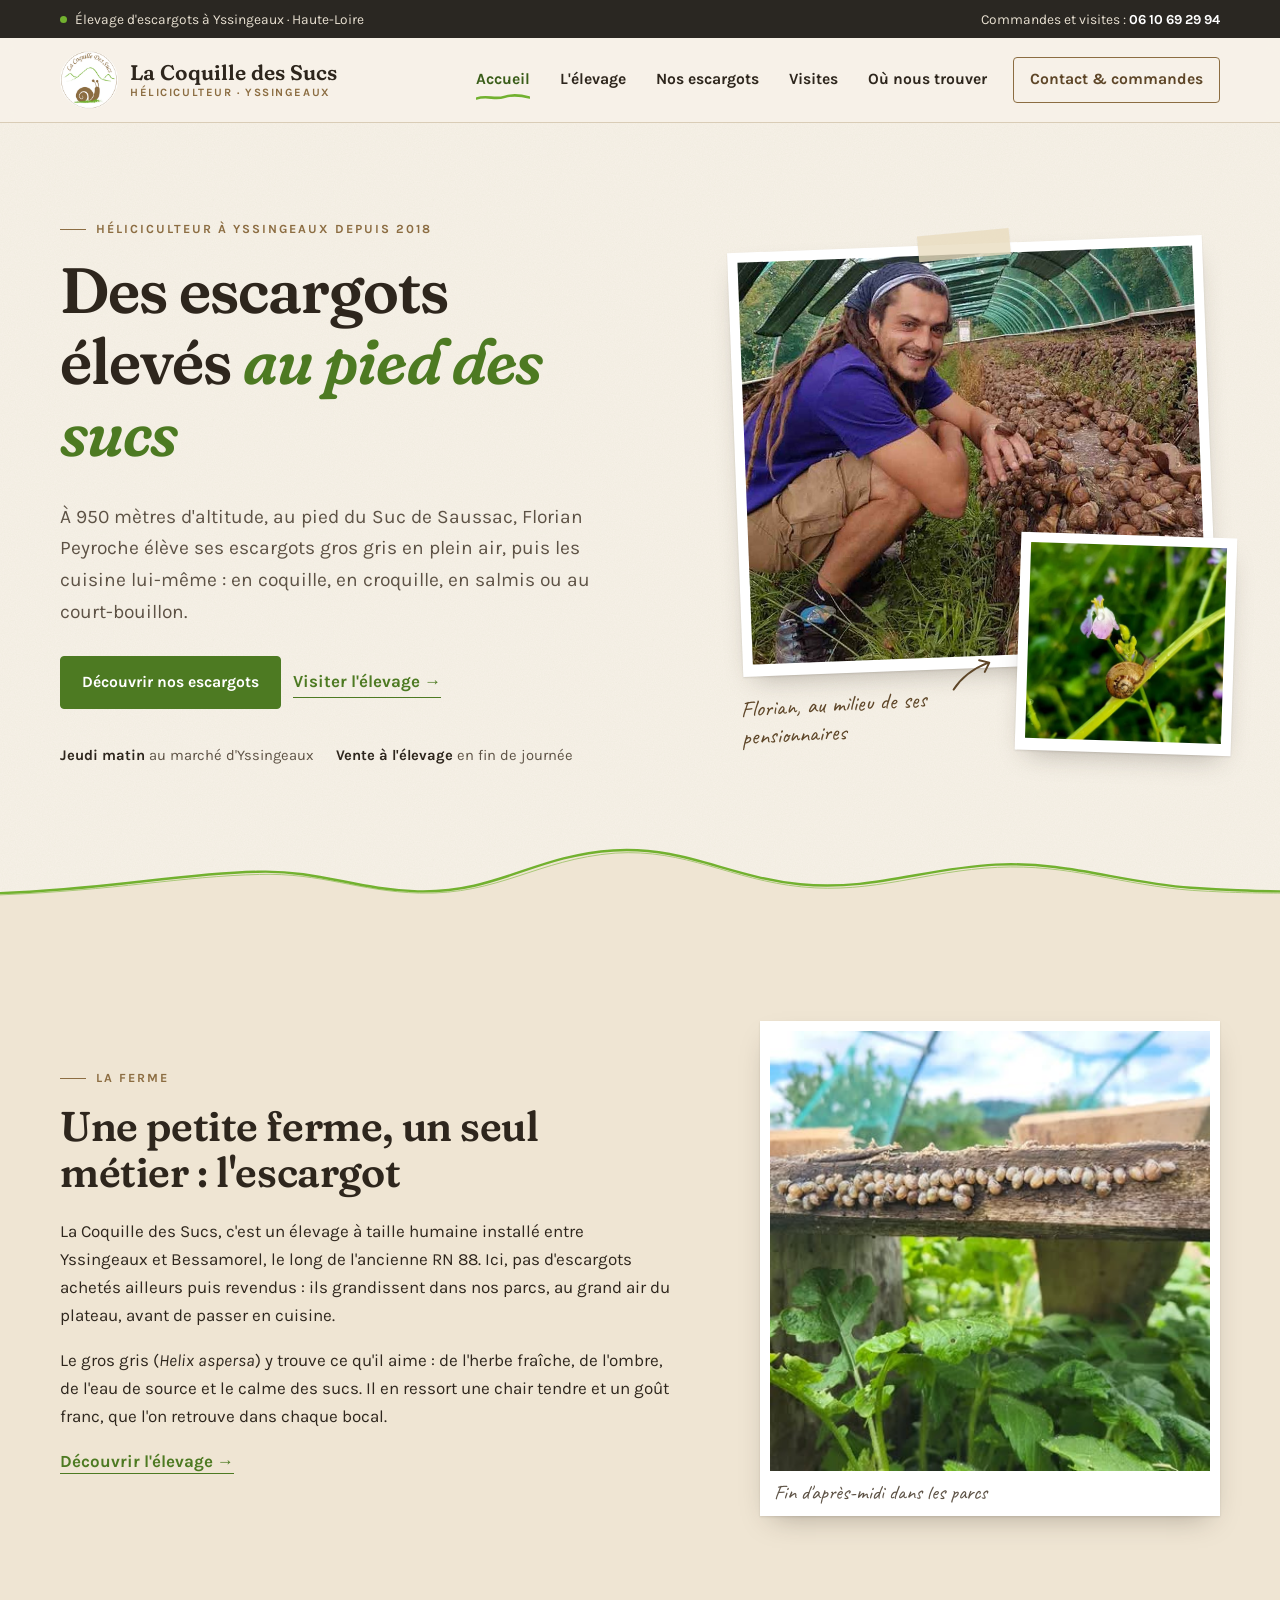
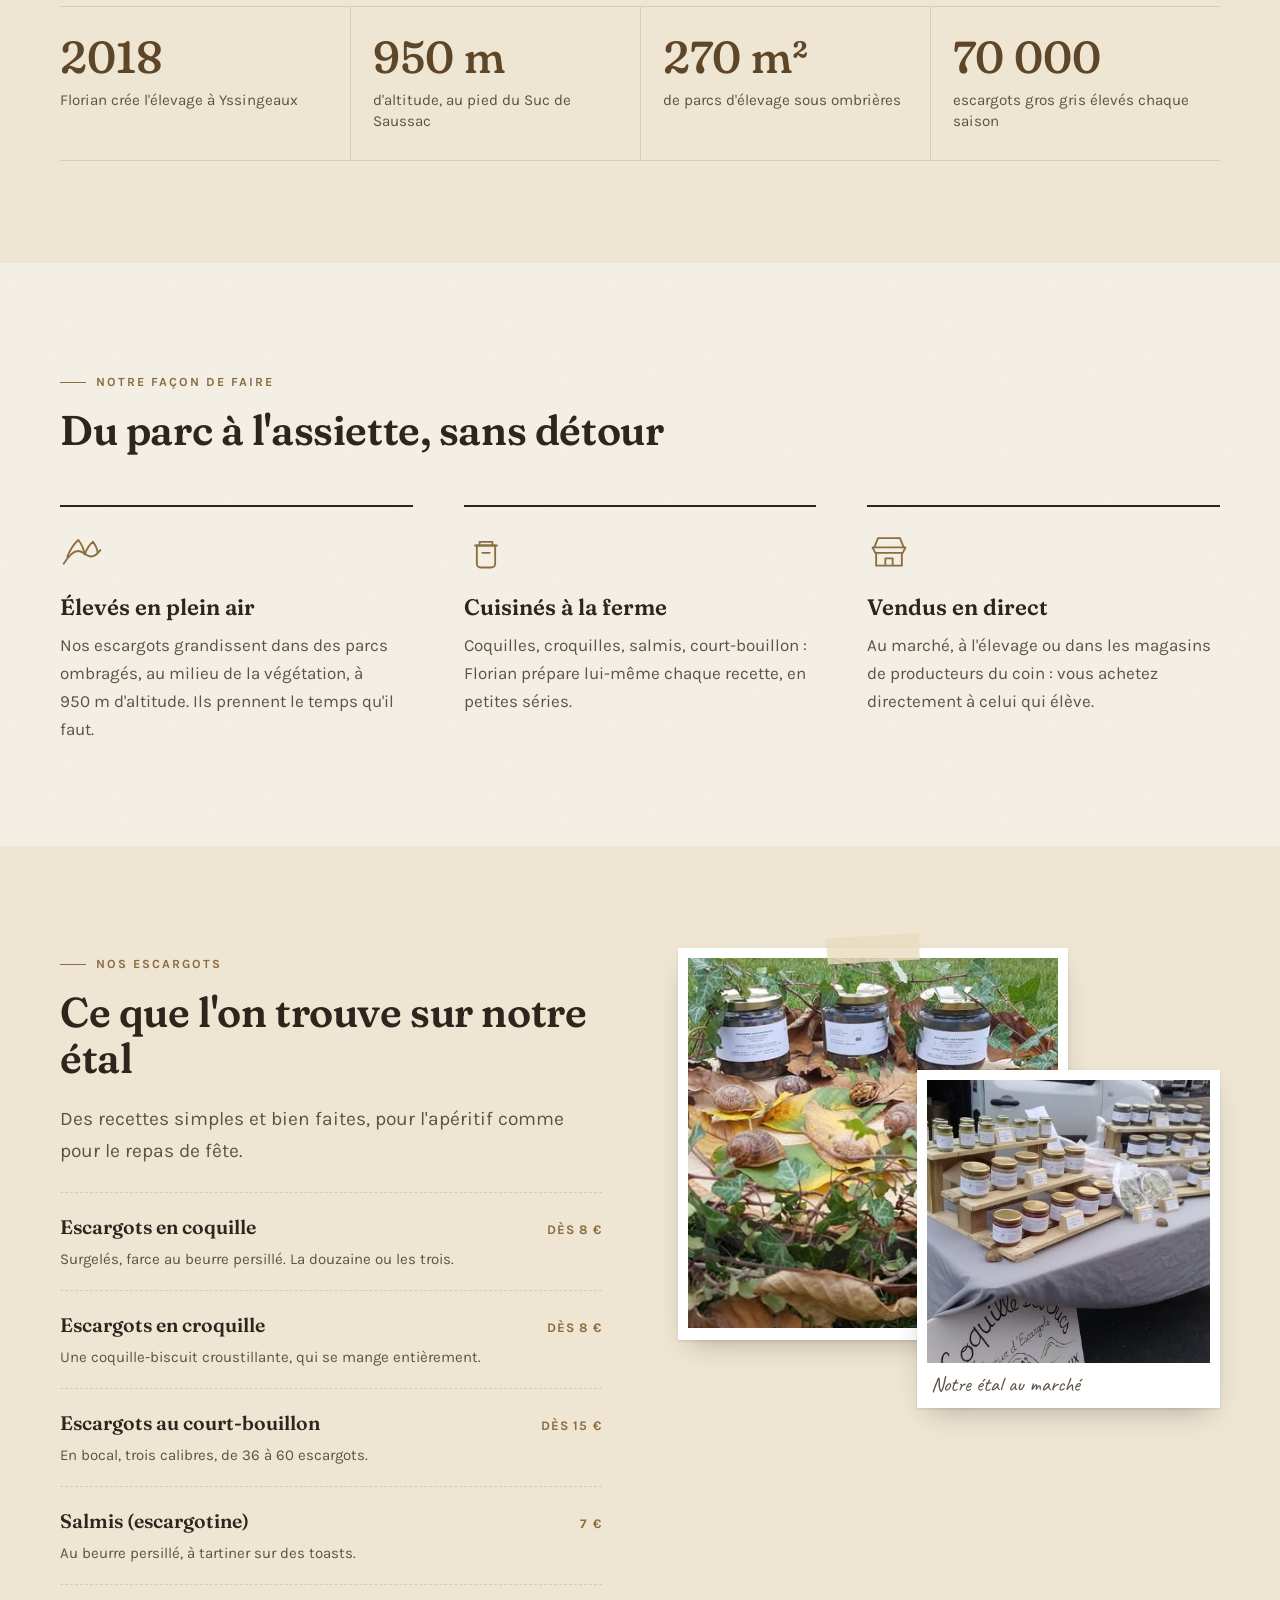
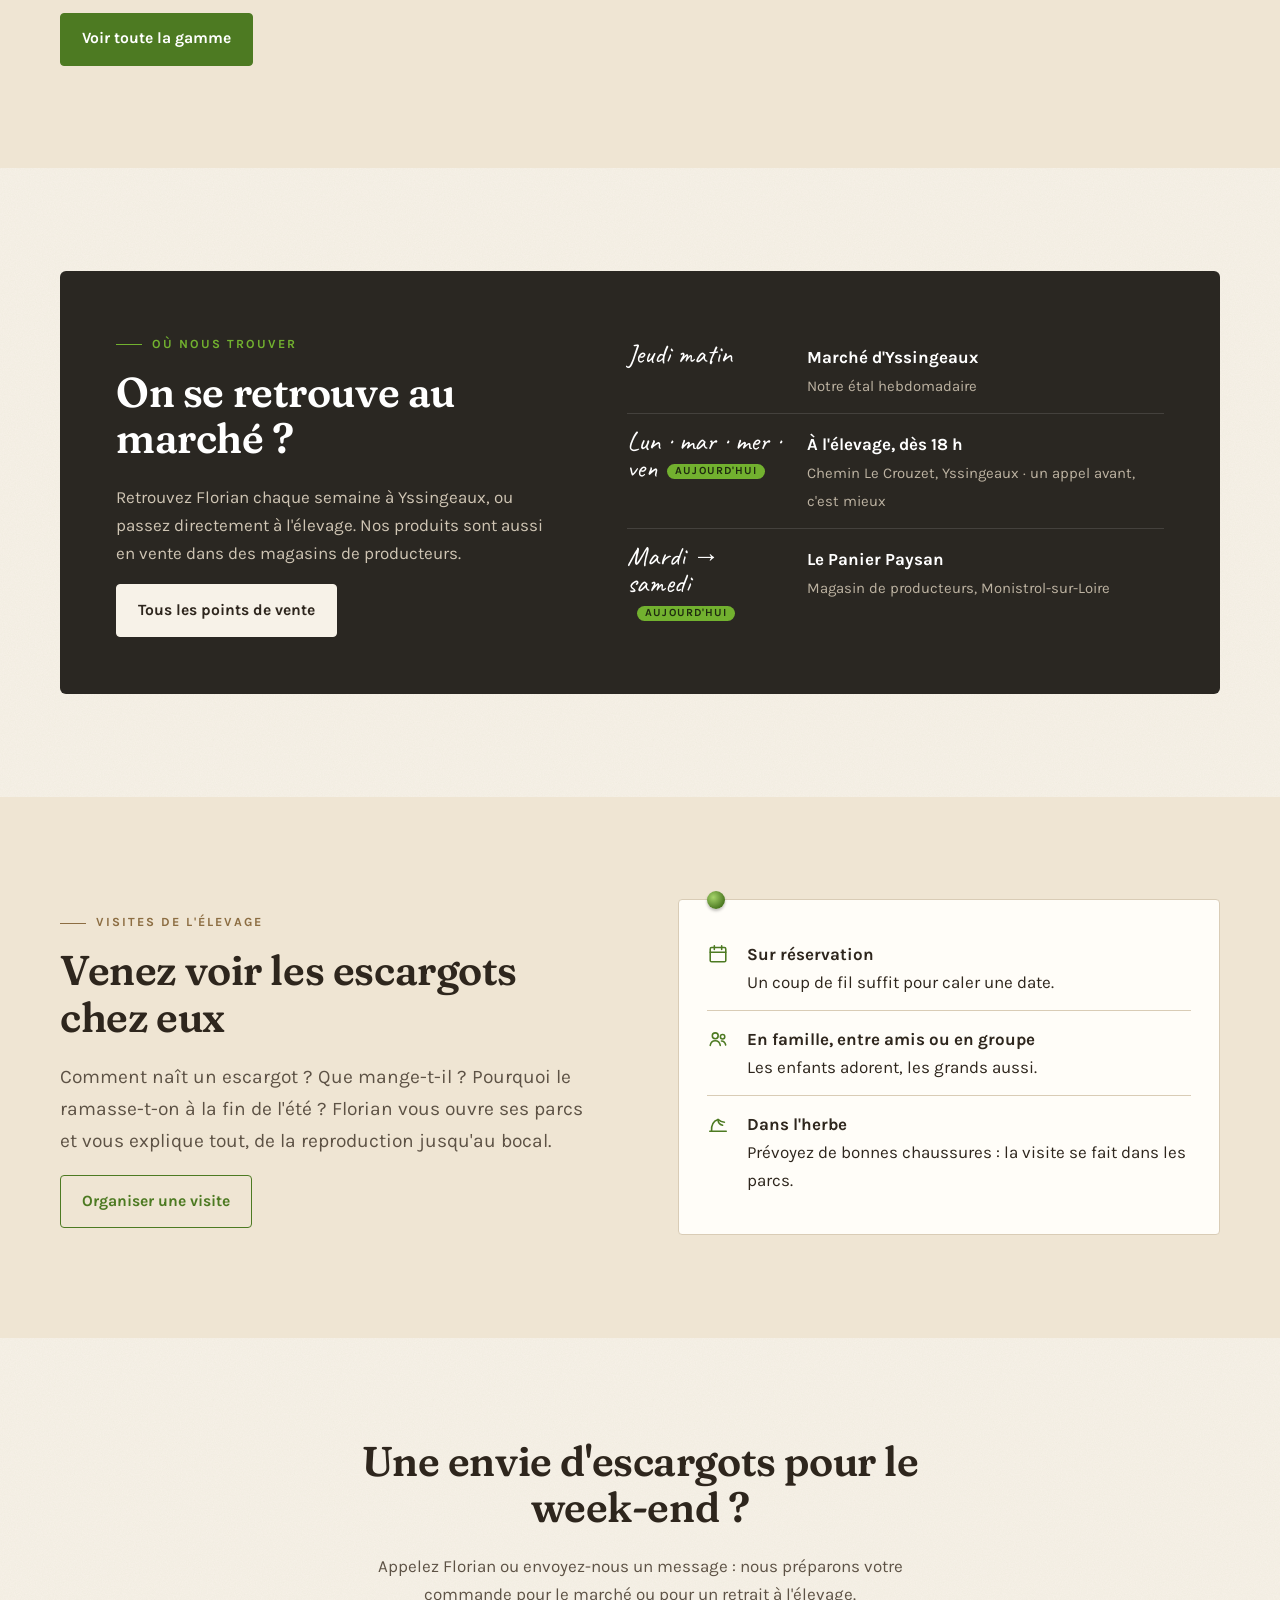
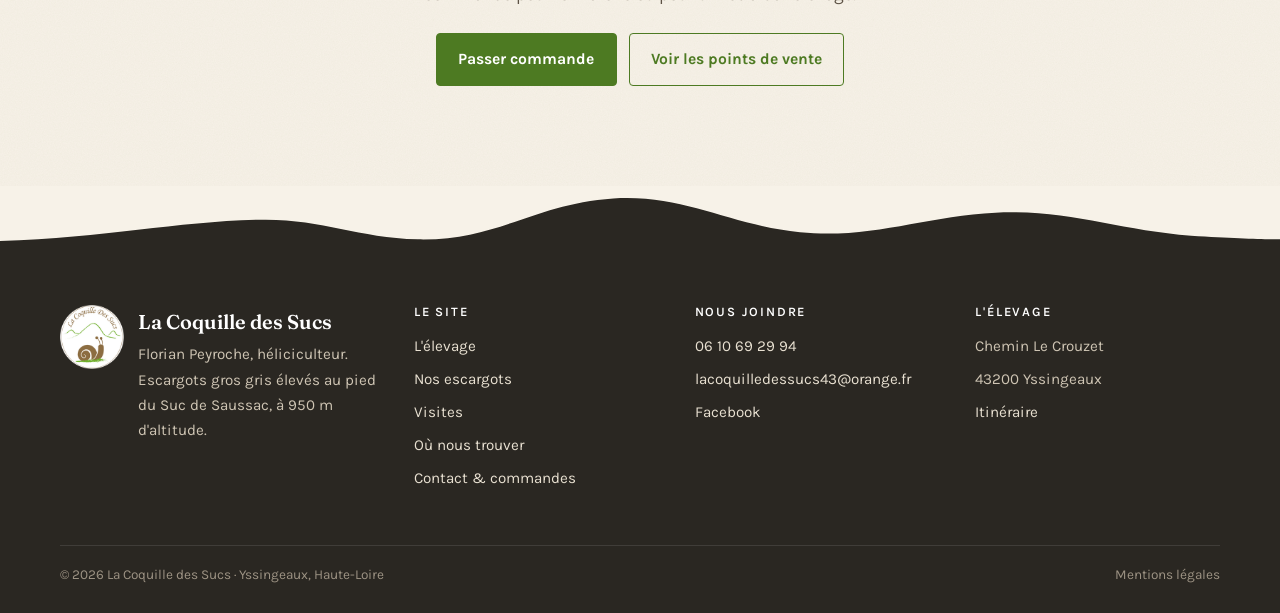
<file: index.html>
<!DOCTYPE html>
<html lang="fr" class="no-js">
<head>
  <meta charset="utf-8">
  <meta name="viewport" content="width=device-width, initial-scale=1">
  <title>La Coquille des Sucs · Élevage d'escargots à Yssingeaux</title>
  <meta name="description" content="Escargots gros gris élevés en plein air au pied du Suc de Saussac (Haute-Loire) et cuisinés à la ferme par Florian Peyroche : coquilles, croquilles, salmis, court-bouillon.">
  <!-- ÉBAUCHE : la ligne suivante empêche Google d'indexer le site pendant la préparation.
       À supprimer sur toutes les pages le jour de la mise en ligne (voir README). -->
  <meta name="robots" content="noindex, nofollow">
  <meta name="theme-color" content="#f7f2e8">
  <meta property="og:type" content="website">
  <meta property="og:locale" content="fr_FR">
  <meta property="og:site_name" content="La Coquille des Sucs">
  <meta property="og:title" content="La Coquille des Sucs · Élevage d'escargots à Yssingeaux">
  <meta property="og:description" content="Escargots gros gris élevés en plein air au pied du Suc de Saussac (Haute-Loire) et cuisinés à la ferme par Florian Peyroche : coquilles, croquilles, salmis, court-bouillon.">
  <meta property="og:image" content="assets/img/florian-parc.jpg">
  <link rel="icon" type="image/png" href="assets/img/favicon.png">
  <link rel="apple-touch-icon" href="assets/img/logo-180.png">
  <link rel="preconnect" href="https://fonts.googleapis.com">
  <link rel="preconnect" href="https://fonts.gstatic.com" crossorigin>
  <link href="https://fonts.googleapis.com/css2?family=Caveat:wght@500;600&family=Fraunces:ital,opsz,wght,SOFT,WONK@0,9..144,400..700,0..100,0..1;1,9..144,400..700,0..100,0..1&family=Karla:wght@400;500;700&display=swap" rel="stylesheet">
  <link rel="stylesheet" href="assets/css/style.css">
  <script type="application/ld+json">
  {
    "@context": "https://schema.org",
    "@type": "LocalBusiness",
    "name": "La Coquille des Sucs",
    "description": "Élevage d'escargots gros gris (Helix aspersa) et préparations artisanales, au pied du Suc de Saussac.",
    "founder": "Florian Peyroche",
    "telephone": "+33610692994",
    "email": "lacoquilledessucs43@orange.fr",
    "image": "assets/img/florian-parc.jpg",
    "address": {
      "@type": "PostalAddress",
      "streetAddress": "Chemin Le Crouzet",
      "postalCode": "43200",
      "addressLocality": "Yssingeaux",
      "addressRegion": "Haute-Loire",
      "addressCountry": "FR"
    },
    "sameAs": ["https://www.facebook.com/coquille.dessucs.5"]
  }
  </script>
</head>
<body>
  <a class="skip-link" href="#contenu">Aller au contenu</a>

  <div class="topbar">
    <div class="wrap">
      <span class="topbar__lead"><span class="topbar__dot" aria-hidden="true"></span>Élevage d'escargots à Yssingeaux · Haute-Loire</span>
      <span><span class="topbar__extra">Commandes et visites : </span><span class="topbar__mob">Appeler Florian : </span><a href="tel:+33610692994">06 10 69 29 94</a></span>
    </div>
  </div>

  <header class="site-header">
    <div class="wrap">
      <a class="brand" href="index.html" aria-label="La Coquille des Sucs, retour à l'accueil">
        <img src="assets/img/logo-180.png" alt="" width="58" height="58">
        <span class="brand__name">La Coquille des Sucs<small>Héliciculteur · Yssingeaux</small></span>
      </a>
      <button class="nav-toggle" type="button" aria-expanded="false" aria-controls="main-nav"><span aria-hidden="true"></span>Menu</button>
      <nav class="main-nav" id="main-nav" aria-label="Navigation principale">
        <button class="nav-close" type="button">Fermer ✕</button>
        <ul>
          <li><a href="index.html" aria-current="page">Accueil</a></li>
          <li><a href="elevage.html">L'élevage</a></li>
          <li><a href="produits.html">Nos escargots</a></li>
          <li><a href="visites.html">Visites</a></li>
          <li><a href="points-de-vente.html">Où nous trouver</a></li>
          <li><a class="nav-cta" href="contact.html">Contact &amp; commandes</a></li>
        </ul>
      </nav>
    </div>
  </header>

  <main id="contenu">
    <section class="home-hero">
      <div class="wrap">
        <div>
          <span class="eyebrow">Héliciculteur à Yssingeaux depuis 2018</span>
          <h1>Des escargots élevés <em>au pied des sucs</em></h1>
          <p class="lead">À 950&nbsp;mètres d'altitude, au pied du Suc de Saussac, Florian Peyroche élève ses escargots gros gris en plein air, puis les cuisine lui-même&nbsp;: en coquille, en croquille, en salmis ou au court-bouillon.</p>
          <div class="home-hero__actions">
            <a class="btn" href="produits.html">Découvrir nos escargots</a>
            <a class="link-arrow" href="visites.html">Visiter l'élevage</a>
          </div>
          <div class="home-hero__meta">
            <span><strong>Jeudi matin</strong> au marché d'Yssingeaux</span>
            <span><strong>Vente à l'élevage</strong> en fin de journée</span>
          </div>
        </div>
        <div class="hero-visual">
          <figure class="photo photo--main photo--tape photo--tilt-l">
            <img src="assets/img/florian-parc.jpg" alt="Florian Peyroche accroupi près d'une planche couverte d'escargots, dans un parc d'élevage sous filet d'ombrage" width="900" height="795">
          </figure>
          <figure class="photo photo--small photo--tilt-r">
            <img src="assets/img/escargot-fleur.jpg" alt="Un escargot gros gris sur une tige fleurie" width="414" height="414" loading="lazy">
          </figure>
          <p class="hand hand-note">Florian, au milieu de ses pensionnaires</p>
        </div>
      </div>
      <svg class="ridge ridge--deep" viewBox="0 0 1440 90" preserveAspectRatio="none" aria-hidden="true">
          <path class="fill" d="M0 62 C120 58 200 40 290 38 C360 36 400 58 470 60 C560 62 600 20 690 14 C770 9 820 44 900 52 C980 60 1040 34 1120 30 C1200 26 1260 50 1340 56 C1390 59 1420 60 1440 60 L1440 90 L0 90 Z"/>
          <path d="M0 62 C120 58 200 40 290 38 C360 36 400 58 470 60 C560 62 600 20 690 14 C770 9 820 44 900 52 C980 60 1040 34 1120 30 C1200 26 1260 50 1340 56 C1390 59 1420 60 1440 60" fill="none" stroke="currentColor" stroke-width="2.4" stroke-linecap="round" vector-effect="non-scaling-stroke"/>
          <path d="M0 64 C130 59 205 43 292 41 C362 39 402 60 472 62 C562 64 604 24 692 17 C772 12 822 47 902 55 C982 63 1042 37 1122 33 C1202 29 1262 53 1342 59 C1392 62 1422 62 1440 62" fill="none" stroke="currentColor" stroke-width="1" stroke-linecap="round" opacity=".55" vector-effect="non-scaling-stroke"/>
        </svg>
    </section>

    <section class="section section--deep">
      <div class="wrap">
        <div class="split split--wide-text">
          <div class="prose reveal">
            <span class="eyebrow">La ferme</span>
            <h2>Une petite ferme, un seul métier&nbsp;: l'escargot</h2>
            <p>La Coquille des Sucs, c'est un élevage à taille humaine installé entre Yssingeaux et Bessamorel, le long de l'ancienne RN&nbsp;88. Ici, pas d'escargots achetés ailleurs puis revendus&nbsp;: ils grandissent dans nos parcs, au grand air du plateau, avant de passer en cuisine.</p>
            <p>Le gros gris (<i>Helix aspersa</i>) y trouve ce qu'il aime&nbsp;: de l'herbe fraîche, de l'ombre, de l'eau de source et le calme des sucs. Il en ressort une chair tendre et un goût franc, que l'on retrouve dans chaque bocal.</p>
            <a class="link-arrow" href="elevage.html">Découvrir l'élevage</a>
          </div>
          <figure class="photo photo--tilt-r reveal">
            <img src="assets/img/parc-planche.jpg" alt="Une rangée d'escargots alignés sur une planche de bois, au-dessus de la végétation du parc" width="414" height="414" loading="lazy">
            <figcaption>Fin d'après-midi dans les parcs</figcaption>
          </figure>
        </div>

        <div class="facts reveal" style="margin-top: clamp(48px, 7vw, 90px)">
          <div class="fact"><span class="fact__num">2018</span><span class="fact__label">Florian crée l'élevage à Yssingeaux</span></div>
          <div class="fact"><span class="fact__num">950&nbsp;m</span><span class="fact__label">d'altitude, au pied du Suc de Saussac</span></div>
          <div class="fact"><span class="fact__num">270&nbsp;m²</span><span class="fact__label">de parcs d'élevage sous ombrières</span></div>
          <div class="fact"><span class="fact__num">70&nbsp;000</span><span class="fact__label">escargots gros gris élevés chaque saison</span></div>
        </div>
      </div>
    </section>

    <section class="section">
      <div class="wrap">
        <div class="section__head">
          <span class="eyebrow">Notre façon de faire</span>
          <h2>Du parc à l'assiette, sans détour</h2>
        </div>
        <div class="pillars">
          <article class="pillar reveal">
            <svg class="pillar__icon" viewBox="0 0 48 48" fill="none" stroke="currentColor" stroke-width="2" stroke-linecap="round" stroke-linejoin="round" aria-hidden="true"><path d="M4 38c6-10 11-14 16-14 6 0 8 6 14 6 4 0 7-3 10-7"/><path d="M8 30c3-7 7-14 12-18 4 5 6 10 7 16M27 28c2-6 5-11 9-14 3 4 5 8 5 12"/></svg>
            <h3>Élevés en plein air</h3>
            <p>Nos escargots grandissent dans des parcs ombragés, au milieu de la végétation, à 950&nbsp;m d'altitude. Ils prennent le temps qu'il faut.</p>
          </article>
          <article class="pillar reveal">
            <svg class="pillar__icon" viewBox="0 0 48 48" fill="none" stroke="currentColor" stroke-width="2" stroke-linecap="round" stroke-linejoin="round" aria-hidden="true"><path d="M14 18h20v20a4 4 0 0 1-4 4H18a4 4 0 0 1-4-4z"/><path d="M12 18h24M17 18v-4h14v4M20 26h8"/></svg>
            <h3>Cuisinés à la ferme</h3>
            <p>Coquilles, croquilles, salmis, court-bouillon&nbsp;: Florian prépare lui-même chaque recette, en petites séries.</p>
          </article>
          <article class="pillar reveal">
            <svg class="pillar__icon" viewBox="0 0 48 48" fill="none" stroke="currentColor" stroke-width="2" stroke-linecap="round" stroke-linejoin="round" aria-hidden="true"><path d="M6 20h36l-3 6H9z"/><path d="M10 26v14h28V26M8 20l4-10h24l4 10M20 40v-8h8v8"/></svg>
            <h3>Vendus en direct</h3>
            <p>Au marché, à l'élevage ou dans les magasins de producteurs du coin&nbsp;: vous achetez directement à celui qui élève.</p>
          </article>
        </div>
      </div>
    </section>

    <section class="section section--deep">
      <div class="wrap showcase">
        <div class="reveal">
          <span class="eyebrow">Nos escargots</span>
          <h2>Ce que l'on trouve sur notre étal</h2>
          <p class="lead" style="margin-bottom:1.6rem">Des recettes simples et bien faites, pour l'apéritif comme pour le repas de fête.</p>
          <ul class="showcase__list">
            <li><strong>Escargots en coquille</strong><em>dès 8&nbsp;€</em><span>Surgelés, farce au beurre persillé. La douzaine ou les trois.</span></li>
            <li><strong>Escargots en croquille</strong><em>dès 8&nbsp;€</em><span>Une coquille-biscuit croustillante, qui se mange entièrement.</span></li>
            <li><strong>Escargots au court-bouillon</strong><em>dès 15&nbsp;€</em><span>En bocal, trois calibres, de 36 à 60 escargots.</span></li>
            <li><strong>Salmis (escargotine)</strong><em>7&nbsp;€</em><span>Au beurre persillé, à tartiner sur des toasts.</span></li>
          </ul>
          <a class="btn" href="produits.html">Voir toute la gamme</a>
        </div>
        <div class="showcase__photos">
          <figure class="photo photo--tilt-l photo--tape reveal">
            <img src="assets/img/bocaux-automne.jpg" alt="Trois bocaux d'escargots posés sur des feuilles d'automne et du lierre, entourés de coquilles" width="414" height="414" loading="lazy">
          </figure>
          <figure class="photo photo--tilt-r reveal">
            <img src="assets/img/stand-marche.jpg" alt="L'étal de la Coquille des Sucs au marché : étagères en bois garnies de bocaux étiquetés" width="414" height="414" loading="lazy">
            <figcaption>Notre étal au marché</figcaption>
          </figure>
        </div>
      </div>
    </section>

    <section class="section">
      <div class="wrap">
        <div class="slate reveal">
          <div>
            <span class="eyebrow">Où nous trouver</span>
            <h2>On se retrouve au marché&nbsp;?</h2>
            <p>Retrouvez Florian chaque semaine à Yssingeaux, ou passez directement à l'élevage. Nos produits sont aussi en vente dans des magasins de producteurs.</p>
            <a class="btn btn--light" href="points-de-vente.html">Tous les points de vente</a>
          </div>
          <ul class="slate__rows">
            <li data-day="4"><span class="slate__day">Jeudi matin</span><span class="slate__place"><strong>Marché d'Yssingeaux</strong><span>Notre étal hebdomadaire</span></span></li>
            <li data-day="1,2,3,5"><span class="slate__day">Lun · mar · mer · ven</span><span class="slate__place"><strong>À l'élevage, dès 18&nbsp;h</strong><span>Chemin Le Crouzet, Yssingeaux · un appel avant, c'est mieux</span></span></li>
            <li data-day="2,3,4,5,6"><span class="slate__day">Mardi → samedi</span><span class="slate__place"><strong>Le Panier Paysan</strong><span>Magasin de producteurs, Monistrol-sur-Loire</span></span></li>
          </ul>
        </div>
      </div>
    </section>

    <section class="section section--deep">
      <div class="wrap split">
        <div class="reveal">
          <span class="eyebrow">Visites de l'élevage</span>
          <h2>Venez voir les escargots chez eux</h2>
          <p class="lead">Comment naît un escargot&nbsp;? Que mange-t-il&nbsp;? Pourquoi le ramasse-t-on à la fin de l'été&nbsp;? Florian vous ouvre ses parcs et vous explique tout, de la reproduction jusqu'au bocal.</p>
          <a class="btn btn--ghost" href="visites.html">Organiser une visite</a>
        </div>
        <div class="note-card note-card--pin reveal">
          <ul class="info-list">
            <li><svg viewBox="0 0 24 24" fill="none" stroke="currentColor" stroke-width="1.7" stroke-linecap="round" stroke-linejoin="round" aria-hidden="true"><rect x="3.5" y="5" width="17" height="15.5" rx="1.5"/><path d="M3.5 10h17M8 3v4M16 3v4"/></svg><div><strong>Sur réservation</strong>Un coup de fil suffit pour caler une date.</div></li>
            <li><svg viewBox="0 0 24 24" fill="none" stroke="currentColor" stroke-width="1.7" stroke-linecap="round" stroke-linejoin="round" aria-hidden="true"><circle cx="9" cy="8.5" r="3.2"/><path d="M3.5 19c.6-3.2 2.8-5 5.5-5s4.9 1.8 5.5 5"/><circle cx="17" cy="9.5" r="2.4"/><path d="M15.8 14.2c2.3.1 4 1.6 4.6 4.3"/></svg><div><strong>En famille, entre amis ou en groupe</strong>Les enfants adorent, les grands aussi.</div></li>
            <li><svg viewBox="0 0 24 24" fill="none" stroke="currentColor" stroke-width="1.7" stroke-linecap="round" stroke-linejoin="round" aria-hidden="true"><path d="M3 20h18M5 20c-.6-6 1.4-11 7-13 2.4 2.2 4.8 3 7 3"/><path d="M12 7c0 3 1.8 5.5 5 6.3"/></svg><div><strong>Dans l'herbe</strong>Prévoyez de bonnes chaussures&nbsp;: la visite se fait dans les parcs.</div></li>
          </ul>
        </div>
      </div>
    </section>

    <section class="cta-band">
      <div class="wrap">
        <h2>Une envie d'escargots pour le week-end&nbsp;?</h2>
        <p>Appelez Florian ou envoyez-nous un message&nbsp;: nous préparons votre commande pour le marché ou pour un retrait à l'élevage.</p>
        <div class="actions">
          <a class="btn" href="contact.html">Passer commande</a>
          <a class="btn btn--ghost" href="points-de-vente.html">Voir les points de vente</a>
        </div>
      </div>
    </section>
  </main>

  <footer class="site-footer">
    <svg class="ridge ridge--basalt" viewBox="0 0 1440 90" preserveAspectRatio="none" aria-hidden="true">
      <path class="fill" d="M0 62 C120 58 200 40 290 38 C360 36 400 58 470 60 C560 62 600 20 690 14 C770 9 820 44 900 52 C980 60 1040 34 1120 30 C1200 26 1260 50 1340 56 C1390 59 1420 60 1440 60 L1440 90 L0 90 Z"/>
    </svg>
    <div class="wrap">
      <div class="site-footer__grid">
        <div class="site-footer__brand">
          <img src="assets/img/logo-180.png" alt="" width="64" height="64" loading="lazy">
          <p><strong>La Coquille des Sucs</strong>Florian Peyroche, héliciculteur.<br>Escargots gros gris élevés au pied du Suc de Saussac, à 950&nbsp;m d'altitude.</p>
        </div>
        <div>
          <h4>Le site</h4>
          <ul>
            <li><a href="elevage.html">L'élevage</a></li>
            <li><a href="produits.html">Nos escargots</a></li>
            <li><a href="visites.html">Visites</a></li>
            <li><a href="points-de-vente.html">Où nous trouver</a></li>
            <li><a href="contact.html">Contact &amp; commandes</a></li>
          </ul>
        </div>
        <div>
          <h4>Nous joindre</h4>
          <ul>
            <li><a href="tel:+33610692994">06 10 69 29 94</a></li>
            <li><a href="mailto:lacoquilledessucs43@orange.fr">lacoquilledessucs43@orange.fr</a></li>
            <li><a href="https://www.facebook.com/coquille.dessucs.5" target="_blank" rel="noopener">Facebook</a></li>
          </ul>
        </div>
        <div>
          <h4>L'élevage</h4>
          <ul>
            <li>Chemin Le Crouzet</li>
            <li>43200 Yssingeaux</li>
            <li><a href="https://www.google.com/maps/search/?api=1&query=Chemin+Le+Crouzet+43200+Yssingeaux" target="_blank" rel="noopener">Itinéraire</a></li>
          </ul>
        </div>
      </div>
    </div>
    <div class="wrap site-footer__bottom">
      <span>© <span data-year>2026</span> La Coquille des Sucs · Yssingeaux, Haute-Loire</span>
      <a href="mentions-legales.html">Mentions légales</a>
    </div>
  </footer>

  <script src="assets/js/main.js"></script>
</body>
</html>
</file>
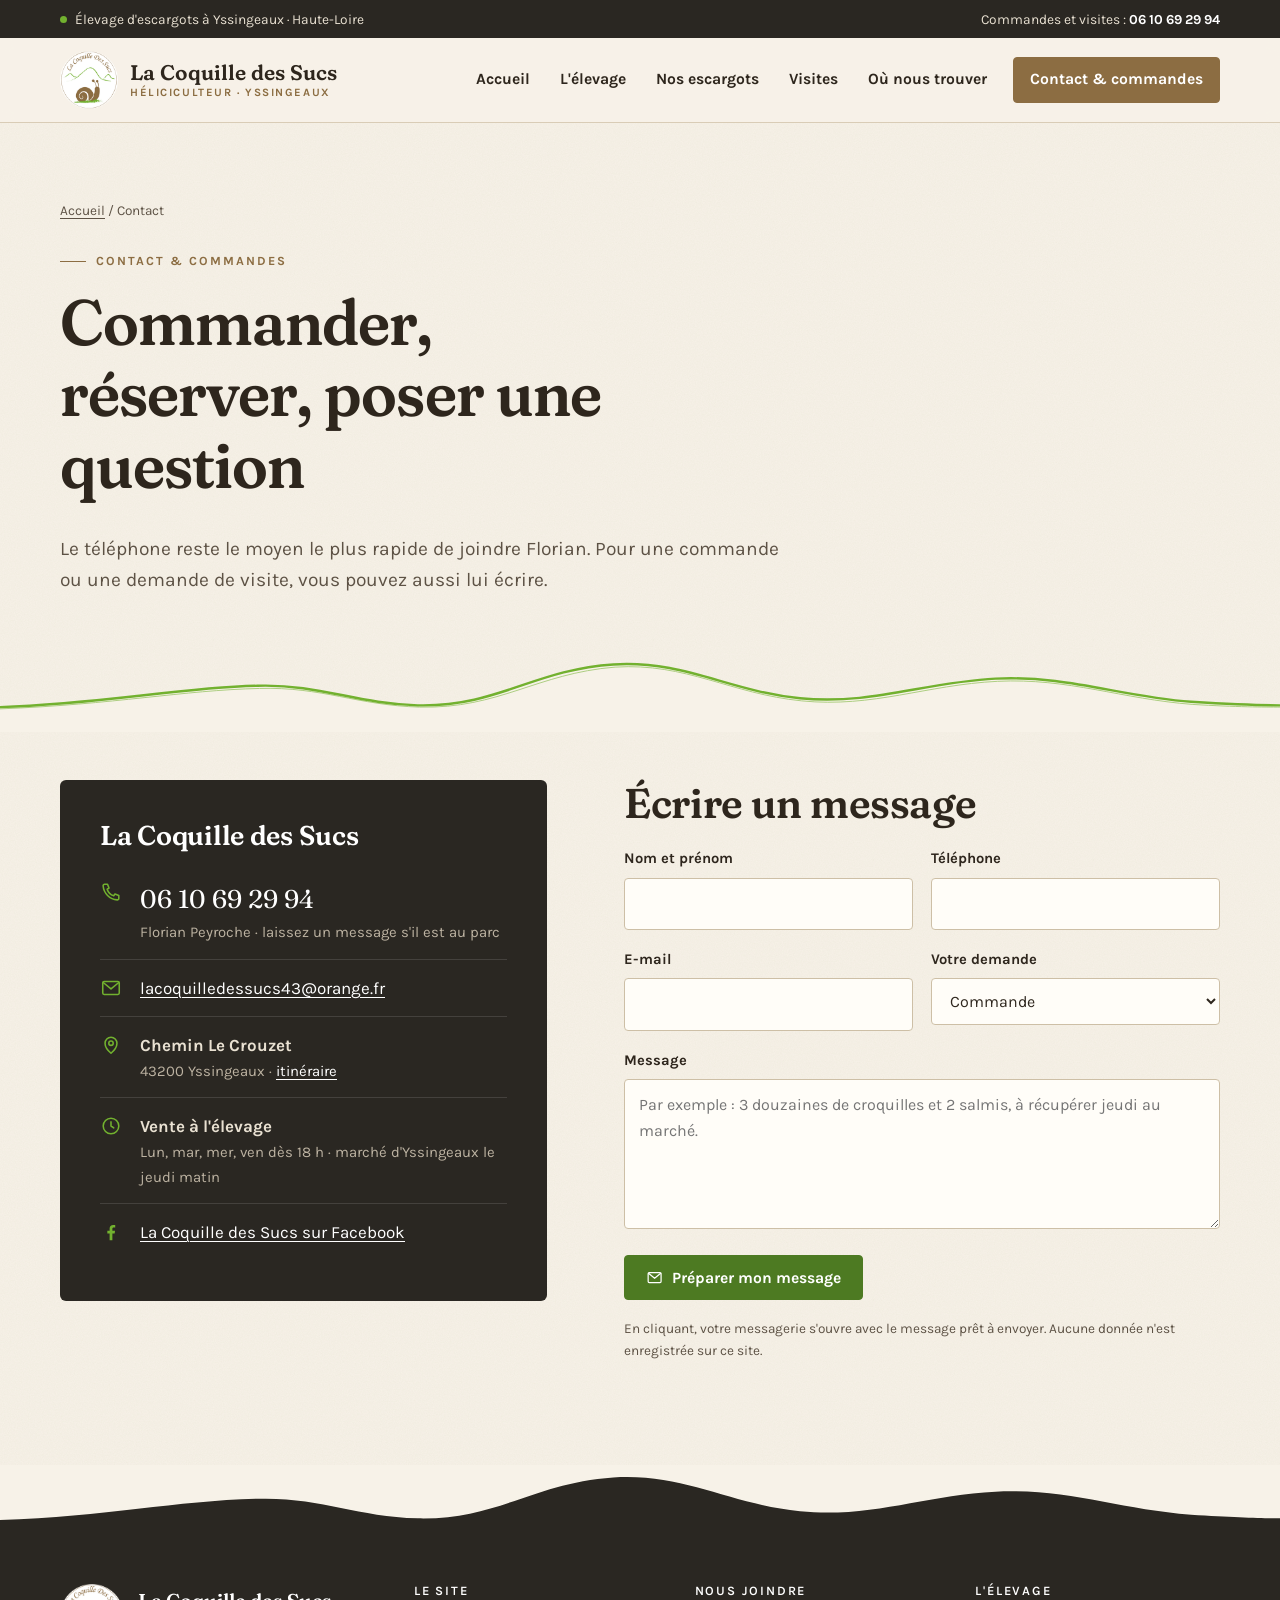
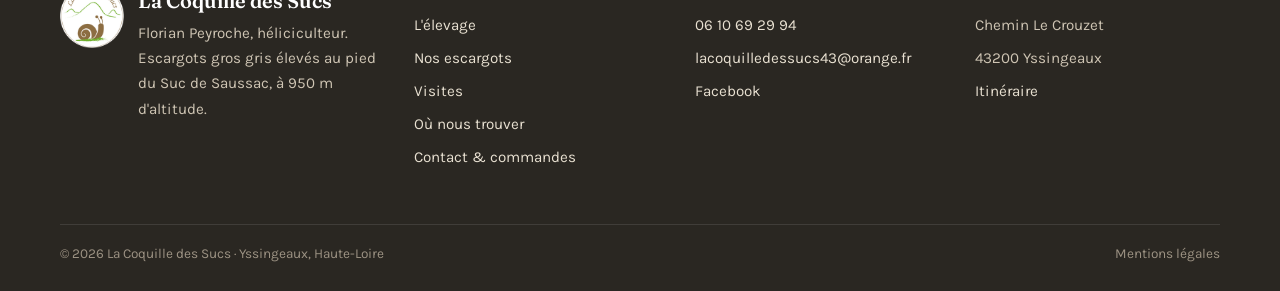
<file: contact.html>
<!DOCTYPE html>
<html lang="fr" class="no-js">
<head>
  <meta charset="utf-8">
  <meta name="viewport" content="width=device-width, initial-scale=1">
  <title>Contact & commandes · La Coquille des Sucs</title>
  <meta name="description" content="Contactez la Coquille des Sucs pour une commande d'escargots, une visite de l'élevage ou une question : 06 10 69 29 94, lacoquilledessucs43@orange.fr.">
  <!-- ÉBAUCHE : la ligne suivante empêche Google d'indexer le site pendant la préparation.
       À supprimer sur toutes les pages le jour de la mise en ligne (voir README). -->
  <meta name="robots" content="noindex, nofollow">
  <meta name="theme-color" content="#f7f2e8">
  <meta property="og:type" content="website">
  <meta property="og:locale" content="fr_FR">
  <meta property="og:site_name" content="La Coquille des Sucs">
  <meta property="og:title" content="Contact & commandes · La Coquille des Sucs">
  <meta property="og:description" content="Contactez la Coquille des Sucs pour une commande d'escargots, une visite de l'élevage ou une question : 06 10 69 29 94, lacoquilledessucs43@orange.fr.">
  <meta property="og:image" content="assets/img/florian-parc.jpg">
  <link rel="icon" type="image/png" href="assets/img/favicon.png">
  <link rel="apple-touch-icon" href="assets/img/logo-180.png">
  <link rel="preconnect" href="https://fonts.googleapis.com">
  <link rel="preconnect" href="https://fonts.gstatic.com" crossorigin>
  <link href="https://fonts.googleapis.com/css2?family=Caveat:wght@500;600&family=Fraunces:ital,opsz,wght,SOFT,WONK@0,9..144,400..700,0..100,0..1;1,9..144,400..700,0..100,0..1&family=Karla:wght@400;500;700&display=swap" rel="stylesheet">
  <link rel="stylesheet" href="assets/css/style.css">
</head>
<body>
  <a class="skip-link" href="#contenu">Aller au contenu</a>

  <div class="topbar">
    <div class="wrap">
      <span class="topbar__lead"><span class="topbar__dot" aria-hidden="true"></span>Élevage d'escargots à Yssingeaux · Haute-Loire</span>
      <span><span class="topbar__extra">Commandes et visites : </span><span class="topbar__mob">Appeler Florian : </span><a href="tel:+33610692994">06 10 69 29 94</a></span>
    </div>
  </div>

  <header class="site-header">
    <div class="wrap">
      <a class="brand" href="index.html" aria-label="La Coquille des Sucs, retour à l'accueil">
        <img src="assets/img/logo-180.png" alt="" width="58" height="58">
        <span class="brand__name">La Coquille des Sucs<small>Héliciculteur · Yssingeaux</small></span>
      </a>
      <button class="nav-toggle" type="button" aria-expanded="false" aria-controls="main-nav"><span aria-hidden="true"></span>Menu</button>
      <nav class="main-nav" id="main-nav" aria-label="Navigation principale">
        <button class="nav-close" type="button">Fermer ✕</button>
        <ul>
          <li><a href="index.html">Accueil</a></li>
          <li><a href="elevage.html">L'élevage</a></li>
          <li><a href="produits.html">Nos escargots</a></li>
          <li><a href="visites.html">Visites</a></li>
          <li><a href="points-de-vente.html">Où nous trouver</a></li>
          <li><a class="nav-cta" href="contact.html" aria-current="page">Contact &amp; commandes</a></li>
        </ul>
      </nav>
    </div>
  </header>

  <main id="contenu">
    <section class="page-hero">
      <div class="wrap">
        <div>
          <p class="crumbs"><a href="index.html">Accueil</a> / Contact</p>
          <span class="eyebrow">Contact &amp; commandes</span>
          <h1>Commander, réserver, poser une question</h1>
          <p class="lead">Le téléphone reste le moyen le plus rapide de joindre Florian. Pour une commande ou une demande de visite, vous pouvez aussi lui écrire.</p>
        </div>
      </div>
      <svg class="ridge ridge--paper" viewBox="0 0 1440 90" preserveAspectRatio="none" aria-hidden="true">
          <path class="fill" d="M0 62 C120 58 200 40 290 38 C360 36 400 58 470 60 C560 62 600 20 690 14 C770 9 820 44 900 52 C980 60 1040 34 1120 30 C1200 26 1260 50 1340 56 C1390 59 1420 60 1440 60 L1440 90 L0 90 Z"/>
          <path d="M0 62 C120 58 200 40 290 38 C360 36 400 58 470 60 C560 62 600 20 690 14 C770 9 820 44 900 52 C980 60 1040 34 1120 30 C1200 26 1260 50 1340 56 C1390 59 1420 60 1440 60" fill="none" stroke="currentColor" stroke-width="2.4" stroke-linecap="round" vector-effect="non-scaling-stroke"/>
          <path d="M0 64 C130 59 205 43 292 41 C362 39 402 60 472 62 C562 64 604 24 692 17 C772 12 822 47 902 55 C982 63 1042 37 1122 33 C1202 29 1262 53 1342 59 C1392 62 1422 62 1440 62" fill="none" stroke="currentColor" stroke-width="1" stroke-linecap="round" opacity=".55" vector-effect="non-scaling-stroke"/>
        </svg>
    </section>

    <section class="section" style="padding-top: clamp(24px, 4vw, 48px)">
      <div class="wrap contact-grid">
        <aside class="contact-card reveal">
          <h2>La Coquille des Sucs</h2>
          <ul class="info-list">
            <li><svg viewBox="0 0 24 24" fill="none" stroke="currentColor" stroke-width="1.7" stroke-linecap="round" stroke-linejoin="round" aria-hidden="true"><path d="M5 3.5h3.2l1.6 4.2-2 1.3a11 11 0 0 0 7.2 7.2l1.3-2 4.2 1.6V19a1.6 1.6 0 0 1-1.7 1.6C10.6 20 4 13.4 3.4 5.2A1.6 1.6 0 0 1 5 3.5z"/></svg><div><a class="contact-card__big" href="tel:+33610692994">06 10 69 29 94</a><span>Florian Peyroche · laissez un message s'il est au parc</span></div></li>
            <li><svg viewBox="0 0 24 24" fill="none" stroke="currentColor" stroke-width="1.7" stroke-linecap="round" stroke-linejoin="round" aria-hidden="true"><rect x="3" y="5" width="18" height="14" rx="1.5"/><path d="m3.5 6 8.5 7 8.5-7"/></svg><div><a href="mailto:lacoquilledessucs43@orange.fr">lacoquilledessucs43@orange.fr</a></div></li>
            <li><svg viewBox="0 0 24 24" fill="none" stroke="currentColor" stroke-width="1.7" stroke-linecap="round" stroke-linejoin="round" aria-hidden="true"><path d="M12 21s-6.5-5.6-6.5-11a6.5 6.5 0 0 1 13 0c0 5.4-6.5 11-6.5 11z"/><circle cx="12" cy="10" r="2.4"/></svg><div><strong>Chemin Le Crouzet</strong><span>43200 Yssingeaux · <a href="https://www.google.com/maps/search/?api=1&query=Chemin+Le+Crouzet+43200+Yssingeaux" target="_blank" rel="noopener">itinéraire</a></span></div></li>
            <li><svg viewBox="0 0 24 24" fill="none" stroke="currentColor" stroke-width="1.7" stroke-linecap="round" stroke-linejoin="round" aria-hidden="true"><circle cx="12" cy="12" r="8.5"/><path d="M12 7.5V12l3 2"/></svg><div><strong>Vente à l'élevage</strong><span>Lun, mar, mer, ven dès 18&nbsp;h · marché d'Yssingeaux le jeudi matin</span></div></li>
            <li><svg viewBox="0 0 24 24" fill="currentColor" aria-hidden="true"><path d="M13.5 21v-7.5H16l.4-3h-2.9V8.6c0-.9.3-1.5 1.5-1.5h1.6V4.4c-.3 0-1.2-.1-2.3-.1-2.3 0-3.8 1.4-3.8 3.9v2.3H8v3h2.5V21h3z"/></svg><div><a href="https://www.facebook.com/coquille.dessucs.5" target="_blank" rel="noopener">La Coquille des Sucs sur Facebook</a></div></li>
          </ul>
        </aside>

        <div class="reveal">
          <h2>Écrire un message</h2>
          <form class="form" id="contact-form" data-mode="mailto" data-to="lacoquilledessucs43@orange.fr" action="mailto:lacoquilledessucs43@orange.fr" method="post" enctype="text/plain">
            <div class="form__row">
              <div><label for="nom">Nom et prénom</label><input id="nom" name="nom" type="text" autocomplete="name" required></div>
              <div><label for="telephone">Téléphone</label><input id="telephone" name="telephone" type="tel" autocomplete="tel"></div>
            </div>
            <div class="form__row">
              <div><label for="email">E-mail</label><input id="email" name="email" type="email" autocomplete="email" required></div>
              <div>
                <label for="sujet">Votre demande</label>
                <select id="sujet" name="sujet">
                  <option>Commande</option>
                  <option>Visite de l'élevage</option>
                  <option>Demande de tarifs</option>
                  <option>Professionnel / revendeur</option>
                  <option>Autre question</option>
                </select>
              </div>
            </div>
            <div>
              <label for="message">Message</label>
              <textarea id="message" name="message" required placeholder="Par exemple : 3 douzaines de croquilles et 2 salmis, à récupérer jeudi au marché."></textarea>
            </div>
            <div><button class="btn" type="submit"><svg viewBox="0 0 24 24" fill="none" stroke="currentColor" stroke-width="1.7" stroke-linecap="round" stroke-linejoin="round" aria-hidden="true"><rect x="3" y="5" width="18" height="14" rx="1.5"/><path d="m3.5 6 8.5 7 8.5-7"/></svg> Préparer mon message</button></div>
            <p class="form__hint">En cliquant, votre messagerie s'ouvre avec le message prêt à envoyer. Aucune donnée n'est enregistrée sur ce site.</p>
          </form>
        </div>
      </div>
    </section>
  </main>

  <footer class="site-footer">
    <svg class="ridge ridge--basalt" viewBox="0 0 1440 90" preserveAspectRatio="none" aria-hidden="true">
      <path class="fill" d="M0 62 C120 58 200 40 290 38 C360 36 400 58 470 60 C560 62 600 20 690 14 C770 9 820 44 900 52 C980 60 1040 34 1120 30 C1200 26 1260 50 1340 56 C1390 59 1420 60 1440 60 L1440 90 L0 90 Z"/>
    </svg>
    <div class="wrap">
      <div class="site-footer__grid">
        <div class="site-footer__brand">
          <img src="assets/img/logo-180.png" alt="" width="64" height="64" loading="lazy">
          <p><strong>La Coquille des Sucs</strong>Florian Peyroche, héliciculteur.<br>Escargots gros gris élevés au pied du Suc de Saussac, à 950&nbsp;m d'altitude.</p>
        </div>
        <div>
          <h4>Le site</h4>
          <ul>
            <li><a href="elevage.html">L'élevage</a></li>
            <li><a href="produits.html">Nos escargots</a></li>
            <li><a href="visites.html">Visites</a></li>
            <li><a href="points-de-vente.html">Où nous trouver</a></li>
            <li><a href="contact.html">Contact &amp; commandes</a></li>
          </ul>
        </div>
        <div>
          <h4>Nous joindre</h4>
          <ul>
            <li><a href="tel:+33610692994">06 10 69 29 94</a></li>
            <li><a href="mailto:lacoquilledessucs43@orange.fr">lacoquilledessucs43@orange.fr</a></li>
            <li><a href="https://www.facebook.com/coquille.dessucs.5" target="_blank" rel="noopener">Facebook</a></li>
          </ul>
        </div>
        <div>
          <h4>L'élevage</h4>
          <ul>
            <li>Chemin Le Crouzet</li>
            <li>43200 Yssingeaux</li>
            <li><a href="https://www.google.com/maps/search/?api=1&query=Chemin+Le+Crouzet+43200+Yssingeaux" target="_blank" rel="noopener">Itinéraire</a></li>
          </ul>
        </div>
      </div>
    </div>
    <div class="wrap site-footer__bottom">
      <span>© <span data-year>2026</span> La Coquille des Sucs · Yssingeaux, Haute-Loire</span>
      <a href="mentions-legales.html">Mentions légales</a>
    </div>
  </footer>

  <script src="assets/js/main.js"></script>
</body>
</html>
</file>
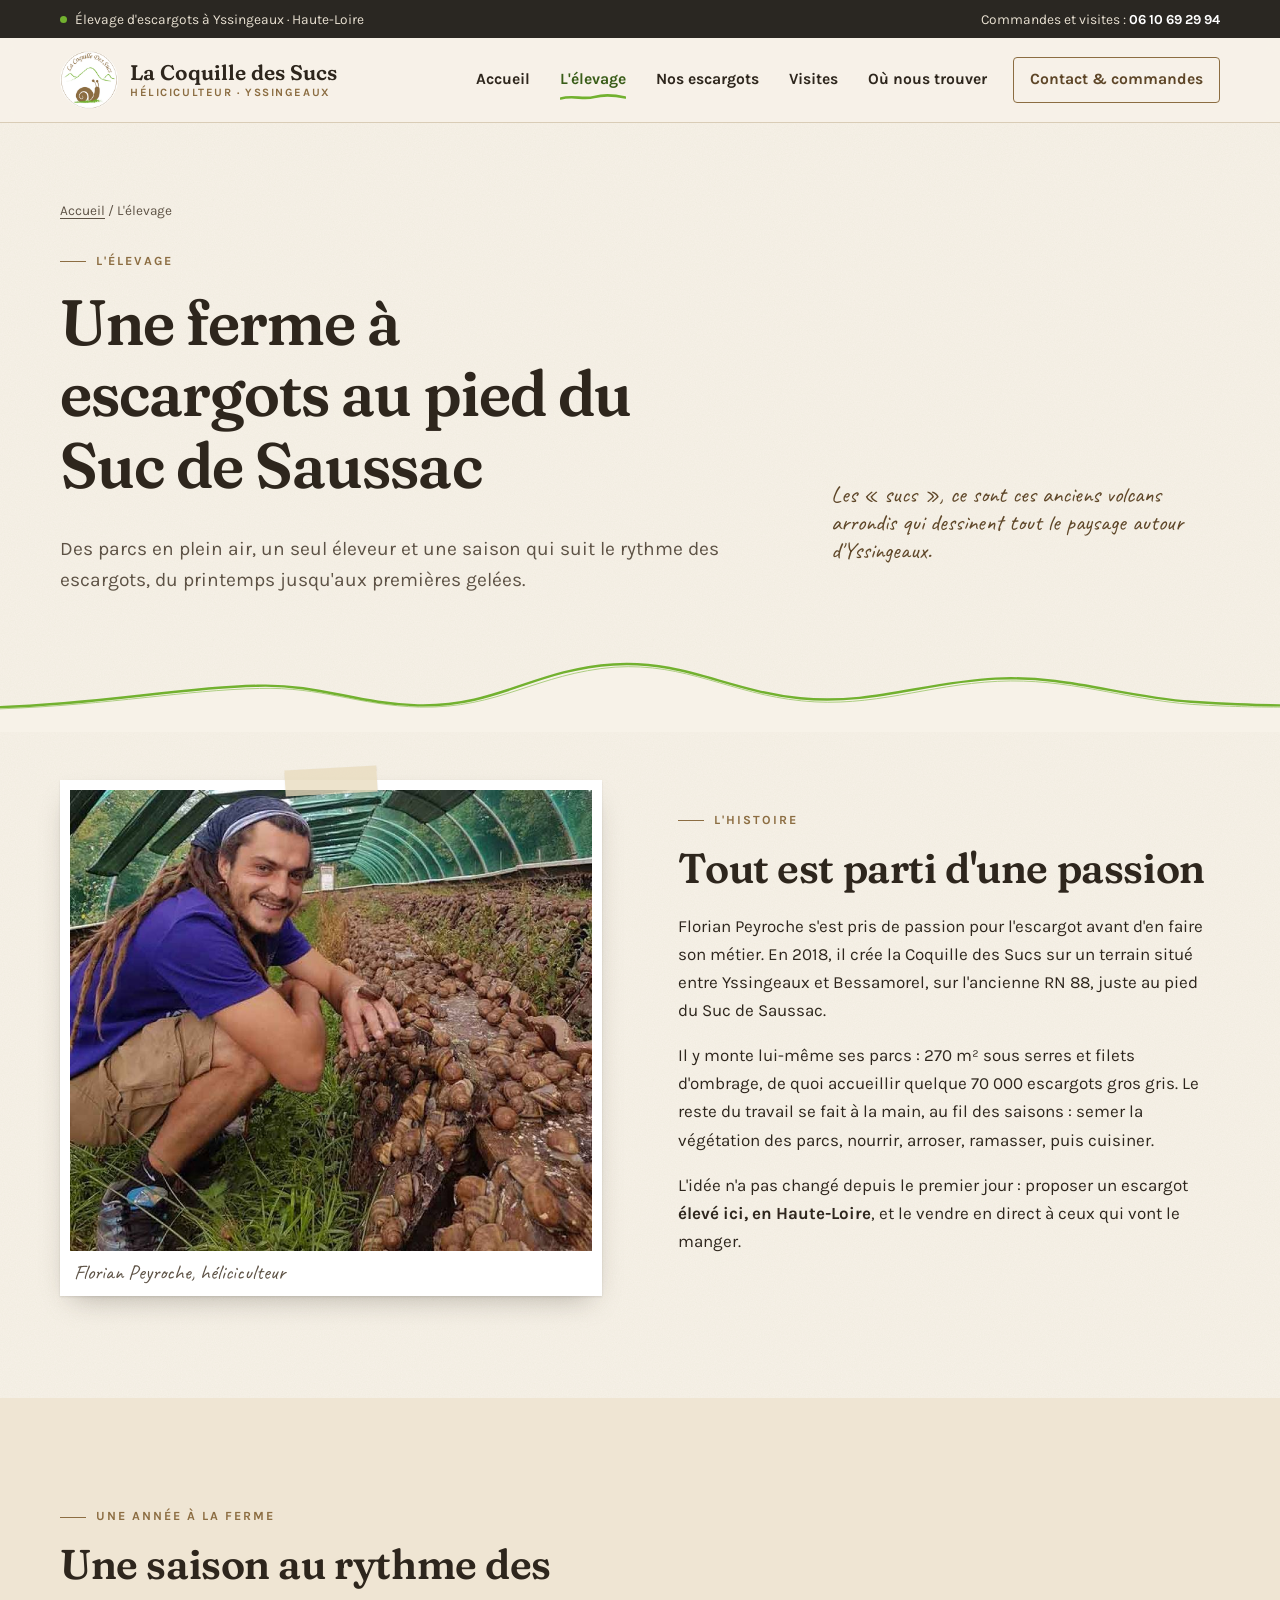
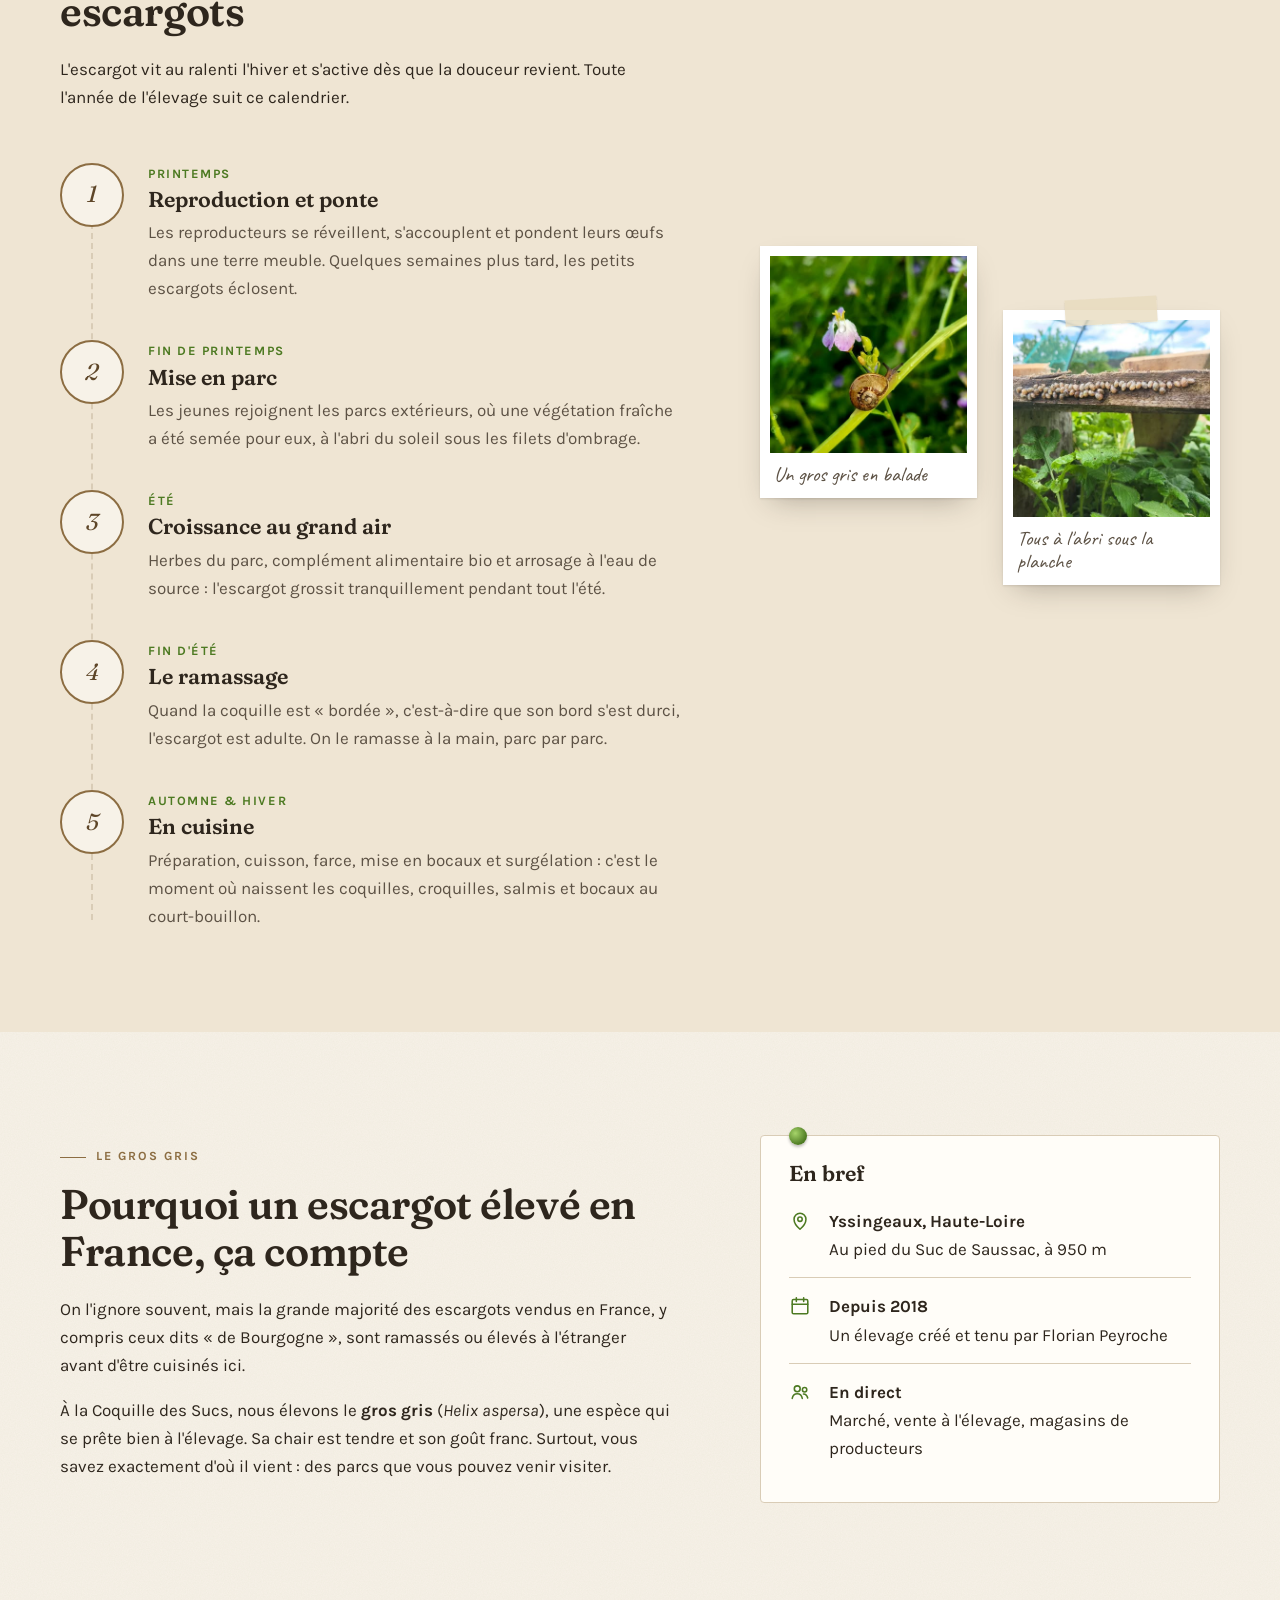
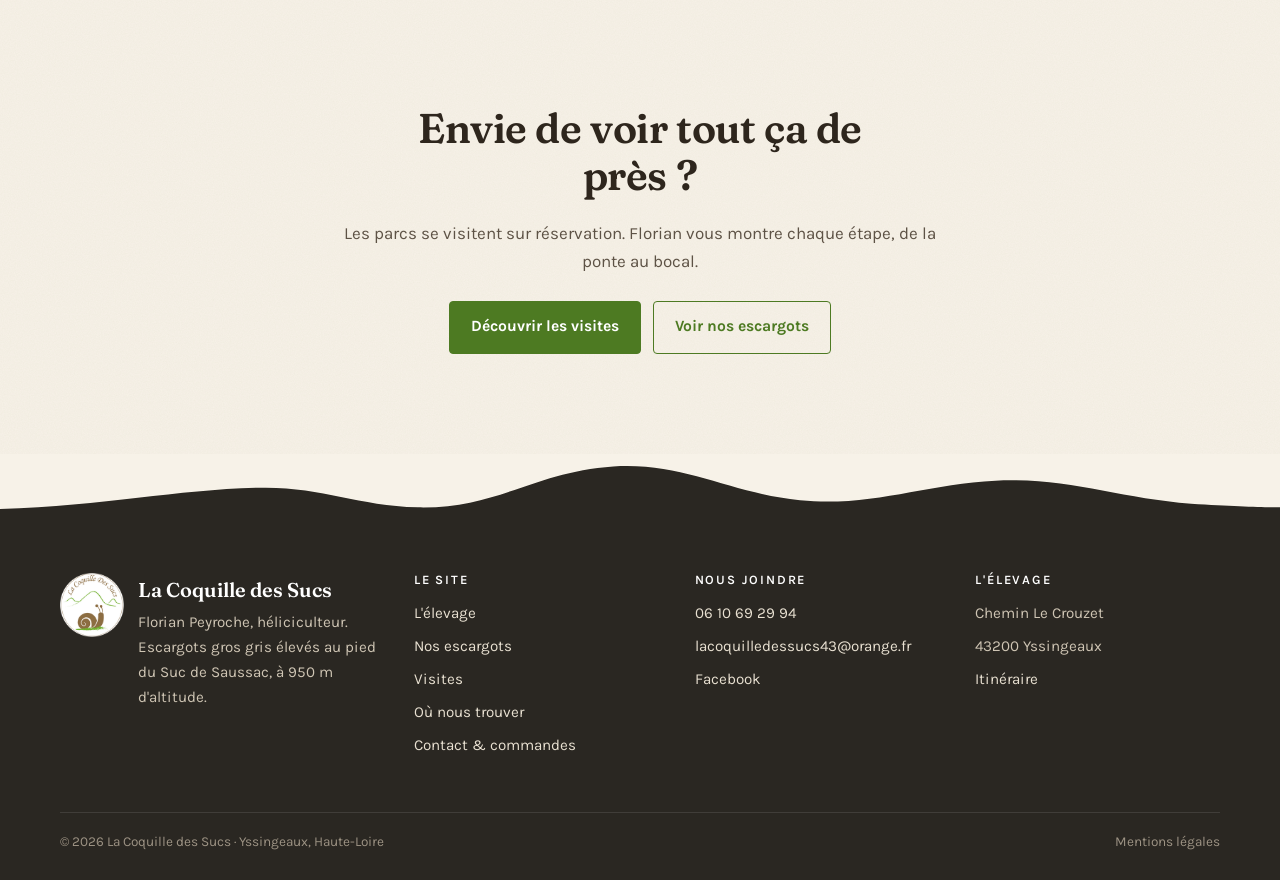
<file: elevage.html>
<!DOCTYPE html>
<html lang="fr" class="no-js">
<head>
  <meta charset="utf-8">
  <meta name="viewport" content="width=device-width, initial-scale=1">
  <title>L'élevage · La Coquille des Sucs</title>
  <meta name="description" content="L'histoire de la Coquille des Sucs : un élevage d'escargots gros gris créé en 2018 par Florian Peyroche au pied du Suc de Saussac, à Yssingeaux.">
  <!-- ÉBAUCHE : la ligne suivante empêche Google d'indexer le site pendant la préparation.
       À supprimer sur toutes les pages le jour de la mise en ligne (voir README). -->
  <meta name="robots" content="noindex, nofollow">
  <meta name="theme-color" content="#f7f2e8">
  <meta property="og:type" content="website">
  <meta property="og:locale" content="fr_FR">
  <meta property="og:site_name" content="La Coquille des Sucs">
  <meta property="og:title" content="L'élevage · La Coquille des Sucs">
  <meta property="og:description" content="L'histoire de la Coquille des Sucs : un élevage d'escargots gros gris créé en 2018 par Florian Peyroche au pied du Suc de Saussac, à Yssingeaux.">
  <meta property="og:image" content="assets/img/florian-parc.jpg">
  <link rel="icon" type="image/png" href="assets/img/favicon.png">
  <link rel="apple-touch-icon" href="assets/img/logo-180.png">
  <link rel="preconnect" href="https://fonts.googleapis.com">
  <link rel="preconnect" href="https://fonts.gstatic.com" crossorigin>
  <link href="https://fonts.googleapis.com/css2?family=Caveat:wght@500;600&family=Fraunces:ital,opsz,wght,SOFT,WONK@0,9..144,400..700,0..100,0..1;1,9..144,400..700,0..100,0..1&family=Karla:wght@400;500;700&display=swap" rel="stylesheet">
  <link rel="stylesheet" href="assets/css/style.css">
</head>
<body>
  <a class="skip-link" href="#contenu">Aller au contenu</a>

  <div class="topbar">
    <div class="wrap">
      <span class="topbar__lead"><span class="topbar__dot" aria-hidden="true"></span>Élevage d'escargots à Yssingeaux · Haute-Loire</span>
      <span><span class="topbar__extra">Commandes et visites : </span><span class="topbar__mob">Appeler Florian : </span><a href="tel:+33610692994">06 10 69 29 94</a></span>
    </div>
  </div>

  <header class="site-header">
    <div class="wrap">
      <a class="brand" href="index.html" aria-label="La Coquille des Sucs, retour à l'accueil">
        <img src="assets/img/logo-180.png" alt="" width="58" height="58">
        <span class="brand__name">La Coquille des Sucs<small>Héliciculteur · Yssingeaux</small></span>
      </a>
      <button class="nav-toggle" type="button" aria-expanded="false" aria-controls="main-nav"><span aria-hidden="true"></span>Menu</button>
      <nav class="main-nav" id="main-nav" aria-label="Navigation principale">
        <button class="nav-close" type="button">Fermer ✕</button>
        <ul>
          <li><a href="index.html">Accueil</a></li>
          <li><a href="elevage.html" aria-current="page">L'élevage</a></li>
          <li><a href="produits.html">Nos escargots</a></li>
          <li><a href="visites.html">Visites</a></li>
          <li><a href="points-de-vente.html">Où nous trouver</a></li>
          <li><a class="nav-cta" href="contact.html">Contact &amp; commandes</a></li>
        </ul>
      </nav>
    </div>
  </header>

  <main id="contenu">
    <section class="page-hero">
      <div class="wrap">
        <div>
          <p class="crumbs"><a href="index.html">Accueil</a> / L'élevage</p>
          <span class="eyebrow">L'élevage</span>
          <h1>Une ferme à escargots au pied du Suc de Saussac</h1>
          <p class="lead">Des parcs en plein air, un seul éleveur et une saison qui suit le rythme des escargots, du printemps jusqu'aux premières gelées.</p>
        </div>
        <div class="page-hero__aside">
          <p class="hand">Les «&nbsp;sucs&nbsp;», ce sont ces anciens volcans arrondis qui dessinent tout le paysage autour d'Yssingeaux.</p>
        </div>
      </div>
      <svg class="ridge ridge--paper" viewBox="0 0 1440 90" preserveAspectRatio="none" aria-hidden="true">
          <path class="fill" d="M0 62 C120 58 200 40 290 38 C360 36 400 58 470 60 C560 62 600 20 690 14 C770 9 820 44 900 52 C980 60 1040 34 1120 30 C1200 26 1260 50 1340 56 C1390 59 1420 60 1440 60 L1440 90 L0 90 Z"/>
          <path d="M0 62 C120 58 200 40 290 38 C360 36 400 58 470 60 C560 62 600 20 690 14 C770 9 820 44 900 52 C980 60 1040 34 1120 30 C1200 26 1260 50 1340 56 C1390 59 1420 60 1440 60" fill="none" stroke="currentColor" stroke-width="2.4" stroke-linecap="round" vector-effect="non-scaling-stroke"/>
          <path d="M0 64 C130 59 205 43 292 41 C362 39 402 60 472 62 C562 64 604 24 692 17 C772 12 822 47 902 55 C982 63 1042 37 1122 33 C1202 29 1262 53 1342 59 C1392 62 1422 62 1440 62" fill="none" stroke="currentColor" stroke-width="1" stroke-linecap="round" opacity=".55" vector-effect="non-scaling-stroke"/>
        </svg>
    </section>

    <section class="section" style="padding-top: clamp(24px, 4vw, 48px)">
      <div class="wrap split">
        <figure class="photo photo--tape photo--tilt-l reveal">
          <img src="assets/img/florian-parc.jpg" alt="Florian Peyroche dans son parc d'élevage, la main posée parmi les escargots" width="900" height="795" style="aspect-ratio: 900/795">
          <figcaption>Florian Peyroche, héliciculteur</figcaption>
        </figure>
        <div class="prose reveal">
          <span class="eyebrow">L'histoire</span>
          <h2>Tout est parti d'une passion</h2>
          <p>Florian Peyroche s'est pris de passion pour l'escargot avant d'en faire son métier. En 2018, il crée la Coquille des Sucs sur un terrain situé entre Yssingeaux et Bessamorel, sur l'ancienne RN&nbsp;88, juste au pied du Suc de Saussac.</p>
          <p>Il y monte lui-même ses parcs&nbsp;: 270&nbsp;m² sous serres et filets d'ombrage, de quoi accueillir quelque 70&nbsp;000 escargots gros gris. Le reste du travail se fait à la main, au fil des saisons&nbsp;: semer la végétation des parcs, nourrir, arroser, ramasser, puis cuisiner.</p>
          <p>L'idée n'a pas changé depuis le premier jour&nbsp;: proposer un escargot <strong>élevé ici, en Haute-Loire</strong>, et le vendre en direct à ceux qui vont le manger.</p>
        </div>
      </div>
    </section>

    <section class="section section--deep">
      <div class="wrap split split--wide-text">
        <div>
          <div class="section__head">
            <span class="eyebrow">Une année à la ferme</span>
            <h2>Une saison au rythme des escargots</h2>
            <p>L'escargot vit au ralenti l'hiver et s'active dès que la douceur revient. Toute l'année de l'élevage suit ce calendrier.</p>
          </div>
          <ol class="timeline">
            <li class="reveal"><span class="timeline__mark">1</span><div><span class="timeline__when">Printemps</span><h3>Reproduction et ponte</h3><p>Les reproducteurs se réveillent, s'accouplent et pondent leurs œufs dans une terre meuble. Quelques semaines plus tard, les petits escargots éclosent.</p></div></li>
            <li class="reveal"><span class="timeline__mark">2</span><div><span class="timeline__when">Fin de printemps</span><h3>Mise en parc</h3><p>Les jeunes rejoignent les parcs extérieurs, où une végétation fraîche a été semée pour eux, à l'abri du soleil sous les filets d'ombrage.</p></div></li>
            <li class="reveal"><span class="timeline__mark">3</span><div><span class="timeline__when">Été</span><h3>Croissance au grand air</h3><p>Herbes du parc, complément alimentaire bio et arrosage à l'eau de source&nbsp;: l'escargot grossit tranquillement pendant tout l'été.</p></div></li>
            <li class="reveal"><span class="timeline__mark">4</span><div><span class="timeline__when">Fin d'été</span><h3>Le ramassage</h3><p>Quand la coquille est «&nbsp;bordée&nbsp;», c'est-à-dire que son bord s'est durci, l'escargot est adulte. On le ramasse à la main, parc par parc.</p></div></li>
            <li class="reveal"><span class="timeline__mark">5</span><div><span class="timeline__when">Automne &amp; hiver</span><h3>En cuisine</h3><p>Préparation, cuisson, farce, mise en bocaux et surgélation&nbsp;: c'est le moment où naissent les coquilles, croquilles, salmis et bocaux au court-bouillon.</p></div></li>
          </ol>
        </div>
        <div class="collage">
          <figure class="photo photo--tilt-l reveal">
            <img src="assets/img/escargot-fleur.jpg" alt="Un jeune escargot gros gris grimpant sur une tige de plante en fleur" width="414" height="414" loading="lazy">
            <figcaption>Un gros gris en balade</figcaption>
          </figure>
          <figure class="photo photo--tilt-r photo--tape reveal">
            <img src="assets/img/parc-planche.jpg" alt="Des dizaines d'escargots alignés sous le rebord d'une planche, dans le parc" width="414" height="414" loading="lazy">
            <figcaption>Tous à l'abri sous la planche</figcaption>
          </figure>
        </div>
      </div>
    </section>

    <section class="section">
      <div class="wrap">
        <div class="split split--wide-text">
          <div class="prose reveal">
            <span class="eyebrow">Le gros gris</span>
            <h2>Pourquoi un escargot élevé en France, ça compte</h2>
            <p>On l'ignore souvent, mais la grande majorité des escargots vendus en France, y compris ceux dits «&nbsp;de Bourgogne&nbsp;», sont ramassés ou élevés à l'étranger avant d'être cuisinés ici.</p>
            <p>À la Coquille des Sucs, nous élevons le <strong>gros gris</strong> (<i>Helix aspersa</i>), une espèce qui se prête bien à l'élevage. Sa chair est tendre et son goût franc. Surtout, vous savez exactement d'où il vient&nbsp;: des parcs que vous pouvez venir visiter.</p>
          </div>
          <div class="note-card note-card--pin reveal">
            <h3>En bref</h3>
            <ul class="info-list">
              <li><svg viewBox="0 0 24 24" fill="none" stroke="currentColor" stroke-width="1.7" stroke-linecap="round" stroke-linejoin="round" aria-hidden="true"><path d="M12 21s-6.5-5.6-6.5-11a6.5 6.5 0 0 1 13 0c0 5.4-6.5 11-6.5 11z"/><circle cx="12" cy="10" r="2.4"/></svg><div><strong>Yssingeaux, Haute-Loire</strong>Au pied du Suc de Saussac, à 950&nbsp;m</div></li>
              <li><svg viewBox="0 0 24 24" fill="none" stroke="currentColor" stroke-width="1.7" stroke-linecap="round" stroke-linejoin="round" aria-hidden="true"><rect x="3.5" y="5" width="17" height="15.5" rx="1.5"/><path d="M3.5 10h17M8 3v4M16 3v4"/></svg><div><strong>Depuis 2018</strong>Un élevage créé et tenu par Florian Peyroche</div></li>
              <li><svg viewBox="0 0 24 24" fill="none" stroke="currentColor" stroke-width="1.7" stroke-linecap="round" stroke-linejoin="round" aria-hidden="true"><circle cx="9" cy="8.5" r="3.2"/><path d="M3.5 19c.6-3.2 2.8-5 5.5-5s4.9 1.8 5.5 5"/><circle cx="17" cy="9.5" r="2.4"/><path d="M15.8 14.2c2.3.1 4 1.6 4.6 4.3"/></svg><div><strong>En direct</strong>Marché, vente à l'élevage, magasins de producteurs</div></li>
            </ul>
          </div>
        </div>
      </div>
    </section>

    <section class="cta-band">
      <div class="wrap">
        <h2>Envie de voir tout ça de près&nbsp;?</h2>
        <p>Les parcs se visitent sur réservation. Florian vous montre chaque étape, de la ponte au bocal.</p>
        <div class="actions">
          <a class="btn" href="visites.html">Découvrir les visites</a>
          <a class="btn btn--ghost" href="produits.html">Voir nos escargots</a>
        </div>
      </div>
    </section>
  </main>

  <footer class="site-footer">
    <svg class="ridge ridge--basalt" viewBox="0 0 1440 90" preserveAspectRatio="none" aria-hidden="true">
      <path class="fill" d="M0 62 C120 58 200 40 290 38 C360 36 400 58 470 60 C560 62 600 20 690 14 C770 9 820 44 900 52 C980 60 1040 34 1120 30 C1200 26 1260 50 1340 56 C1390 59 1420 60 1440 60 L1440 90 L0 90 Z"/>
    </svg>
    <div class="wrap">
      <div class="site-footer__grid">
        <div class="site-footer__brand">
          <img src="assets/img/logo-180.png" alt="" width="64" height="64" loading="lazy">
          <p><strong>La Coquille des Sucs</strong>Florian Peyroche, héliciculteur.<br>Escargots gros gris élevés au pied du Suc de Saussac, à 950&nbsp;m d'altitude.</p>
        </div>
        <div>
          <h4>Le site</h4>
          <ul>
            <li><a href="elevage.html">L'élevage</a></li>
            <li><a href="produits.html">Nos escargots</a></li>
            <li><a href="visites.html">Visites</a></li>
            <li><a href="points-de-vente.html">Où nous trouver</a></li>
            <li><a href="contact.html">Contact &amp; commandes</a></li>
          </ul>
        </div>
        <div>
          <h4>Nous joindre</h4>
          <ul>
            <li><a href="tel:+33610692994">06 10 69 29 94</a></li>
            <li><a href="mailto:lacoquilledessucs43@orange.fr">lacoquilledessucs43@orange.fr</a></li>
            <li><a href="https://www.facebook.com/coquille.dessucs.5" target="_blank" rel="noopener">Facebook</a></li>
          </ul>
        </div>
        <div>
          <h4>L'élevage</h4>
          <ul>
            <li>Chemin Le Crouzet</li>
            <li>43200 Yssingeaux</li>
            <li><a href="https://www.google.com/maps/search/?api=1&query=Chemin+Le+Crouzet+43200+Yssingeaux" target="_blank" rel="noopener">Itinéraire</a></li>
          </ul>
        </div>
      </div>
    </div>
    <div class="wrap site-footer__bottom">
      <span>© <span data-year>2026</span> La Coquille des Sucs · Yssingeaux, Haute-Loire</span>
      <a href="mentions-legales.html">Mentions légales</a>
    </div>
  </footer>

  <script src="assets/js/main.js"></script>
</body>
</html>
</file>
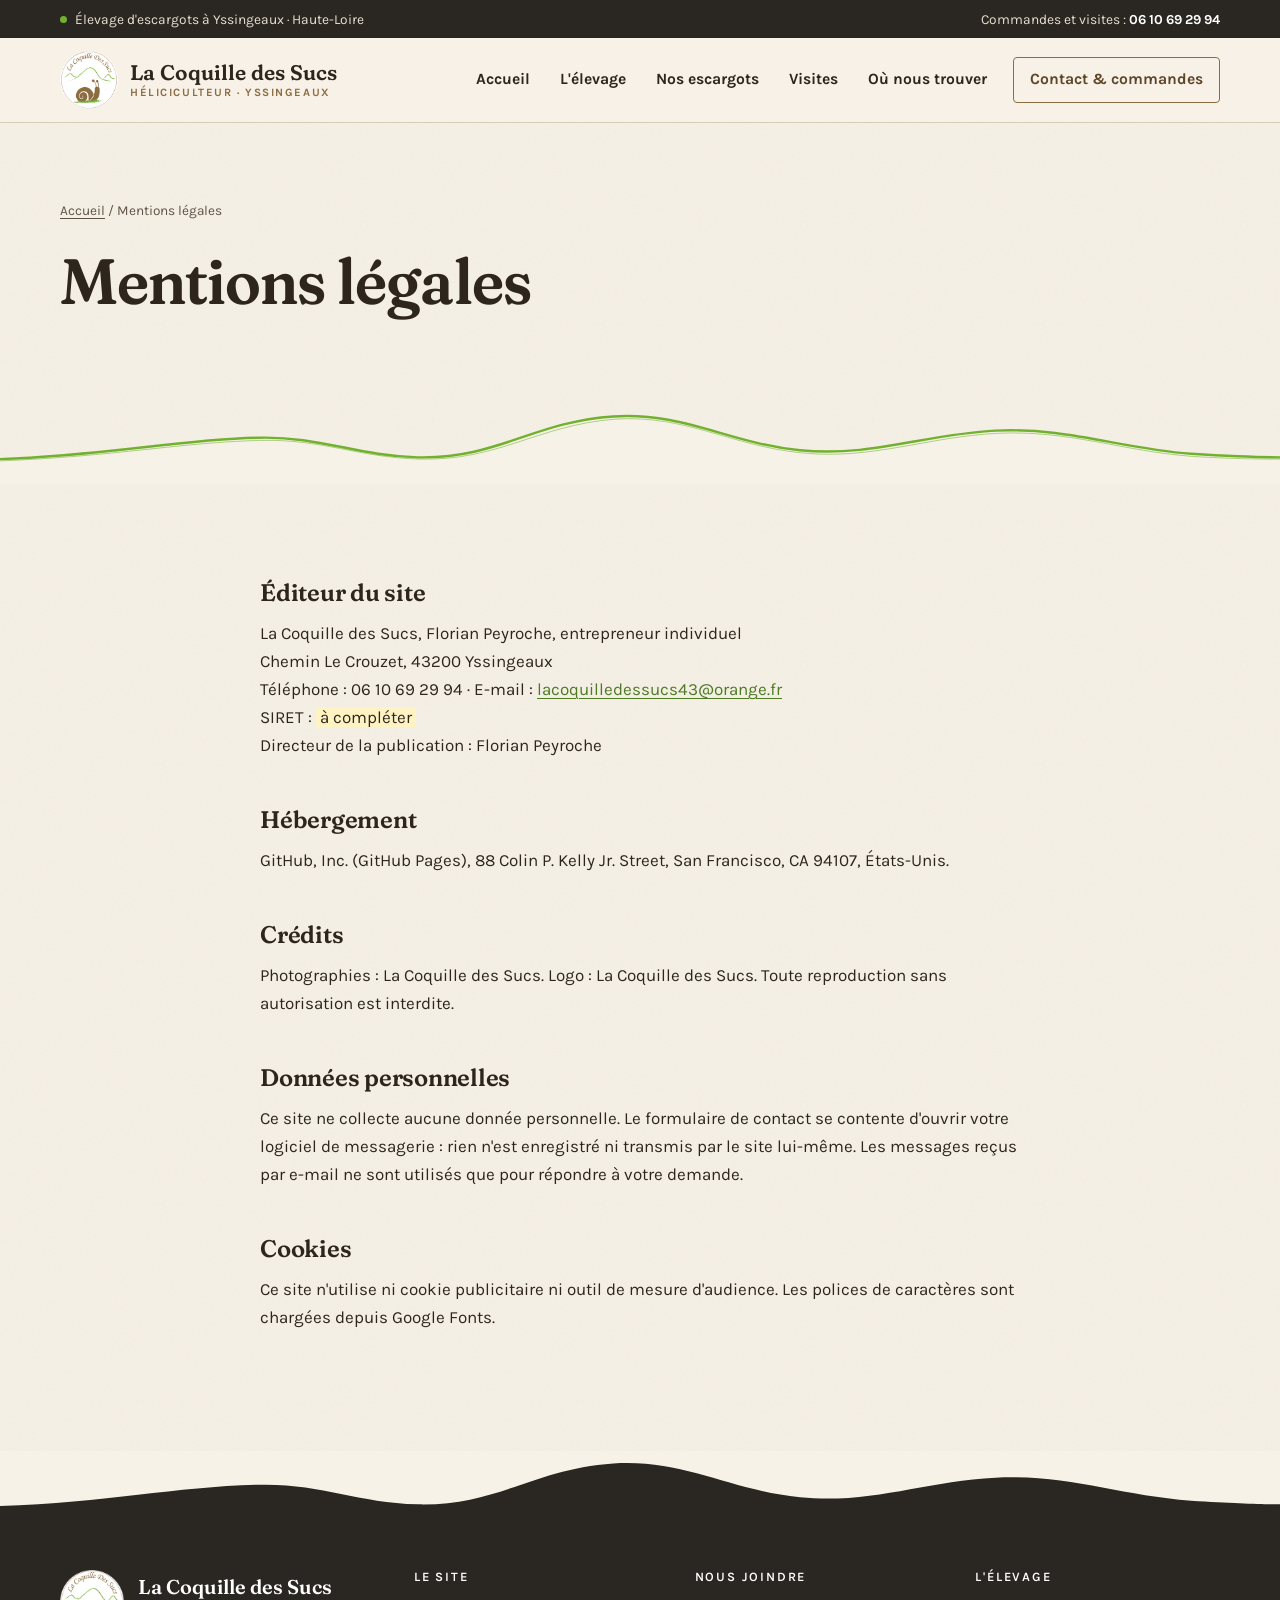
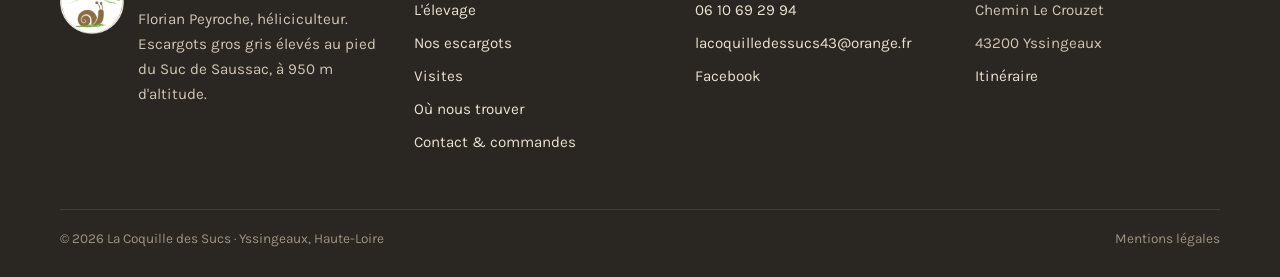
<file: mentions-legales.html>
<!DOCTYPE html>
<html lang="fr" class="no-js">
<head>
  <meta charset="utf-8">
  <meta name="viewport" content="width=device-width, initial-scale=1">
  <title>Mentions légales · La Coquille des Sucs</title>
  <meta name="description" content="Mentions légales du site de la Coquille des Sucs.">
  <!-- ÉBAUCHE : la ligne suivante empêche Google d'indexer le site pendant la préparation.
       À supprimer sur toutes les pages le jour de la mise en ligne (voir README). -->
  <meta name="robots" content="noindex, nofollow">
  <meta name="theme-color" content="#f7f2e8">
  <meta property="og:type" content="website">
  <meta property="og:locale" content="fr_FR">
  <meta property="og:site_name" content="La Coquille des Sucs">
  <meta property="og:title" content="Mentions légales · La Coquille des Sucs">
  <meta property="og:description" content="Mentions légales du site de la Coquille des Sucs.">
  <meta property="og:image" content="assets/img/florian-parc.jpg">
  <link rel="icon" type="image/png" href="assets/img/favicon.png">
  <link rel="apple-touch-icon" href="assets/img/logo-180.png">
  <link rel="preconnect" href="https://fonts.googleapis.com">
  <link rel="preconnect" href="https://fonts.gstatic.com" crossorigin>
  <link href="https://fonts.googleapis.com/css2?family=Caveat:wght@500;600&family=Fraunces:ital,opsz,wght,SOFT,WONK@0,9..144,400..700,0..100,0..1;1,9..144,400..700,0..100,0..1&family=Karla:wght@400;500;700&display=swap" rel="stylesheet">
  <link rel="stylesheet" href="assets/css/style.css">
</head>
<body>
  <a class="skip-link" href="#contenu">Aller au contenu</a>

  <div class="topbar">
    <div class="wrap">
      <span class="topbar__lead"><span class="topbar__dot" aria-hidden="true"></span>Élevage d'escargots à Yssingeaux · Haute-Loire</span>
      <span><span class="topbar__extra">Commandes et visites : </span><span class="topbar__mob">Appeler Florian : </span><a href="tel:+33610692994">06 10 69 29 94</a></span>
    </div>
  </div>

  <header class="site-header">
    <div class="wrap">
      <a class="brand" href="index.html" aria-label="La Coquille des Sucs, retour à l'accueil">
        <img src="assets/img/logo-180.png" alt="" width="58" height="58">
        <span class="brand__name">La Coquille des Sucs<small>Héliciculteur · Yssingeaux</small></span>
      </a>
      <button class="nav-toggle" type="button" aria-expanded="false" aria-controls="main-nav"><span aria-hidden="true"></span>Menu</button>
      <nav class="main-nav" id="main-nav" aria-label="Navigation principale">
        <button class="nav-close" type="button">Fermer ✕</button>
        <ul>
          <li><a href="index.html">Accueil</a></li>
          <li><a href="elevage.html">L'élevage</a></li>
          <li><a href="produits.html">Nos escargots</a></li>
          <li><a href="visites.html">Visites</a></li>
          <li><a href="points-de-vente.html">Où nous trouver</a></li>
          <li><a class="nav-cta" href="contact.html">Contact &amp; commandes</a></li>
        </ul>
      </nav>
    </div>
  </header>

  <main id="contenu">
    <section class="page-hero">
      <div class="wrap">
        <div>
          <p class="crumbs"><a href="index.html">Accueil</a> / Mentions légales</p>
          <h1>Mentions légales</h1>
        </div>
      </div>
      <svg class="ridge ridge--paper" viewBox="0 0 1440 90" preserveAspectRatio="none" aria-hidden="true">
          <path class="fill" d="M0 62 C120 58 200 40 290 38 C360 36 400 58 470 60 C560 62 600 20 690 14 C770 9 820 44 900 52 C980 60 1040 34 1120 30 C1200 26 1260 50 1340 56 C1390 59 1420 60 1440 60 L1440 90 L0 90 Z"/>
          <path d="M0 62 C120 58 200 40 290 38 C360 36 400 58 470 60 C560 62 600 20 690 14 C770 9 820 44 900 52 C980 60 1040 34 1120 30 C1200 26 1260 50 1340 56 C1390 59 1420 60 1440 60" fill="none" stroke="currentColor" stroke-width="2.4" stroke-linecap="round" vector-effect="non-scaling-stroke"/>
          <path d="M0 64 C130 59 205 43 292 41 C362 39 402 60 472 62 C562 64 604 24 692 17 C772 12 822 47 902 55 C982 63 1042 37 1122 33 C1202 29 1262 53 1342 59 C1392 62 1422 62 1440 62" fill="none" stroke="currentColor" stroke-width="1" stroke-linecap="round" opacity=".55" vector-effect="non-scaling-stroke"/>
        </svg>
    </section>

    <section class="section" style="padding-top: clamp(24px, 4vw, 48px)">
      <div class="wrap legal">
        <h2>Éditeur du site</h2>
        <p>La Coquille des Sucs, Florian Peyroche, entrepreneur individuel<br>
        Chemin Le Crouzet, 43200 Yssingeaux<br>
        Téléphone&nbsp;: 06 10 69 29 94 · E-mail&nbsp;: <a href="mailto:lacoquilledessucs43@orange.fr">lacoquilledessucs43@orange.fr</a><br>
        SIRET&nbsp;: <span class="todo">à compléter</span><br>
        Directeur de la publication&nbsp;: Florian Peyroche</p>

        <h2>Hébergement</h2>
        <p>GitHub, Inc. (GitHub Pages), 88 Colin P. Kelly Jr. Street, San Francisco, CA 94107, États-Unis.</p>

        <h2>Crédits</h2>
        <p>Photographies&nbsp;: La Coquille des Sucs. Logo&nbsp;: La Coquille des Sucs. Toute reproduction sans autorisation est interdite.</p>

        <h2>Données personnelles</h2>
        <p>Ce site ne collecte aucune donnée personnelle. Le formulaire de contact se contente d'ouvrir votre logiciel de messagerie&nbsp;: rien n'est enregistré ni transmis par le site lui-même. Les messages reçus par e-mail ne sont utilisés que pour répondre à votre demande.</p>

        <h2>Cookies</h2>
        <p>Ce site n'utilise ni cookie publicitaire ni outil de mesure d'audience. Les polices de caractères sont chargées depuis Google Fonts.</p>
      </div>
    </section>
  </main>

  <footer class="site-footer">
    <svg class="ridge ridge--basalt" viewBox="0 0 1440 90" preserveAspectRatio="none" aria-hidden="true">
      <path class="fill" d="M0 62 C120 58 200 40 290 38 C360 36 400 58 470 60 C560 62 600 20 690 14 C770 9 820 44 900 52 C980 60 1040 34 1120 30 C1200 26 1260 50 1340 56 C1390 59 1420 60 1440 60 L1440 90 L0 90 Z"/>
    </svg>
    <div class="wrap">
      <div class="site-footer__grid">
        <div class="site-footer__brand">
          <img src="assets/img/logo-180.png" alt="" width="64" height="64" loading="lazy">
          <p><strong>La Coquille des Sucs</strong>Florian Peyroche, héliciculteur.<br>Escargots gros gris élevés au pied du Suc de Saussac, à 950&nbsp;m d'altitude.</p>
        </div>
        <div>
          <h4>Le site</h4>
          <ul>
            <li><a href="elevage.html">L'élevage</a></li>
            <li><a href="produits.html">Nos escargots</a></li>
            <li><a href="visites.html">Visites</a></li>
            <li><a href="points-de-vente.html">Où nous trouver</a></li>
            <li><a href="contact.html">Contact &amp; commandes</a></li>
          </ul>
        </div>
        <div>
          <h4>Nous joindre</h4>
          <ul>
            <li><a href="tel:+33610692994">06 10 69 29 94</a></li>
            <li><a href="mailto:lacoquilledessucs43@orange.fr">lacoquilledessucs43@orange.fr</a></li>
            <li><a href="https://www.facebook.com/coquille.dessucs.5" target="_blank" rel="noopener">Facebook</a></li>
          </ul>
        </div>
        <div>
          <h4>L'élevage</h4>
          <ul>
            <li>Chemin Le Crouzet</li>
            <li>43200 Yssingeaux</li>
            <li><a href="https://www.google.com/maps/search/?api=1&query=Chemin+Le+Crouzet+43200+Yssingeaux" target="_blank" rel="noopener">Itinéraire</a></li>
          </ul>
        </div>
      </div>
    </div>
    <div class="wrap site-footer__bottom">
      <span>© <span data-year>2026</span> La Coquille des Sucs · Yssingeaux, Haute-Loire</span>
      <a href="mentions-legales.html">Mentions légales</a>
    </div>
  </footer>

  <script src="assets/js/main.js"></script>
</body>
</html>
</file>
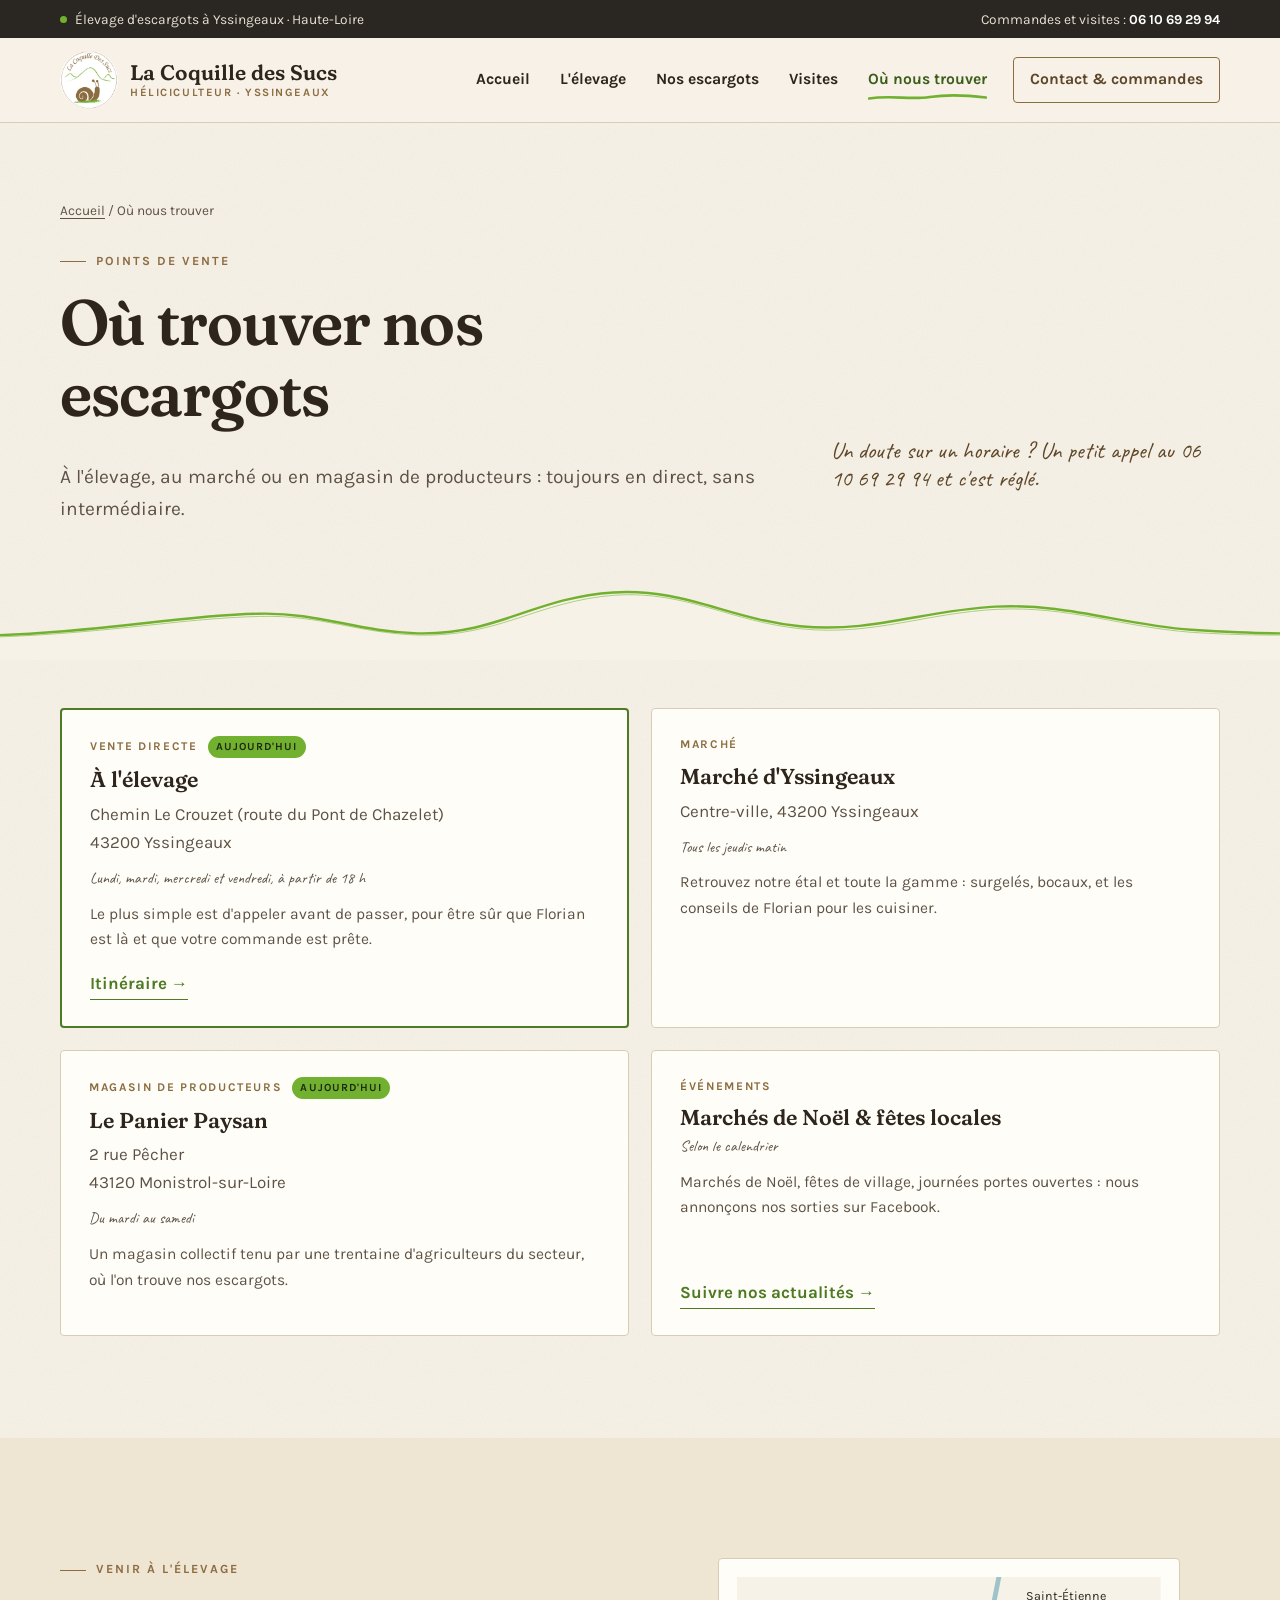
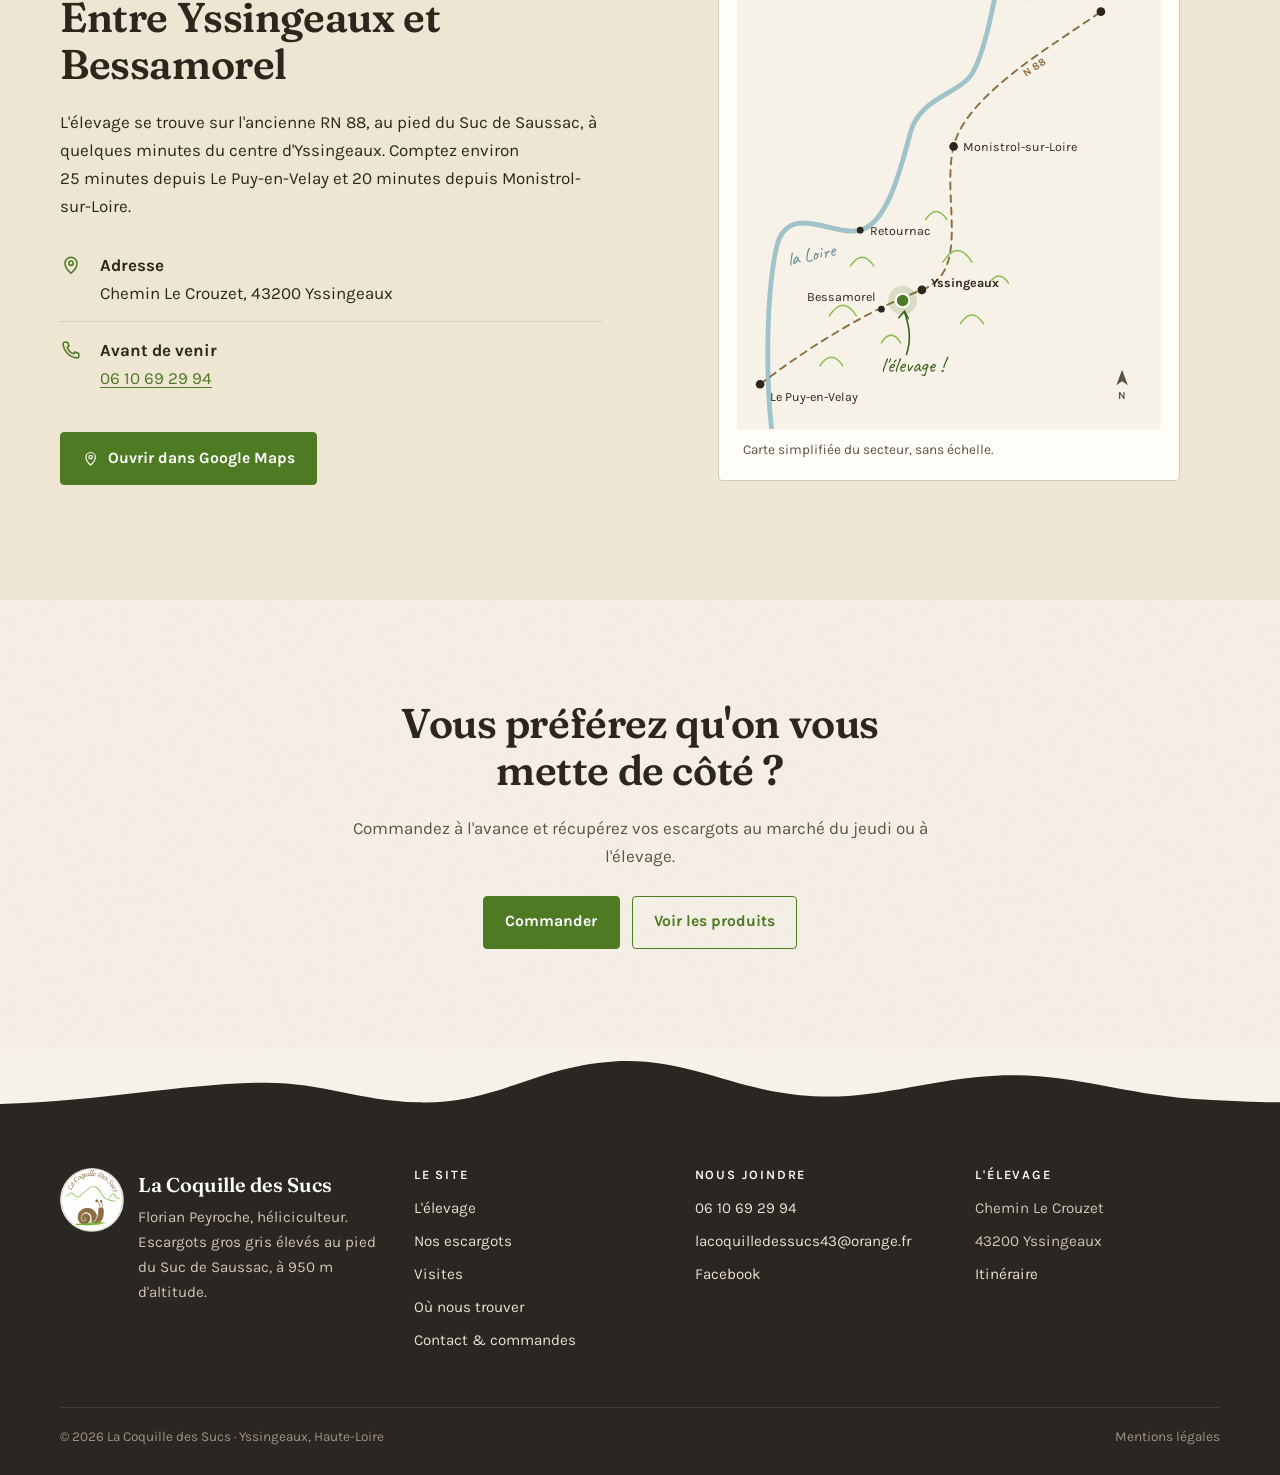
<file: points-de-vente.html>
<!DOCTYPE html>
<html lang="fr" class="no-js">
<head>
  <meta charset="utf-8">
  <meta name="viewport" content="width=device-width, initial-scale=1">
  <title>Où nous trouver · La Coquille des Sucs</title>
  <meta name="description" content="Où acheter les escargots de la Coquille des Sucs : vente à l'élevage à Yssingeaux, marché d'Yssingeaux le jeudi matin, magasin Le Panier Paysan à Monistrol-sur-Loire.">
  <!-- ÉBAUCHE : la ligne suivante empêche Google d'indexer le site pendant la préparation.
       À supprimer sur toutes les pages le jour de la mise en ligne (voir README). -->
  <meta name="robots" content="noindex, nofollow">
  <meta name="theme-color" content="#f7f2e8">
  <meta property="og:type" content="website">
  <meta property="og:locale" content="fr_FR">
  <meta property="og:site_name" content="La Coquille des Sucs">
  <meta property="og:title" content="Où nous trouver · La Coquille des Sucs">
  <meta property="og:description" content="Où acheter les escargots de la Coquille des Sucs : vente à l'élevage à Yssingeaux, marché d'Yssingeaux le jeudi matin, magasin Le Panier Paysan à Monistrol-sur-Loire.">
  <meta property="og:image" content="assets/img/florian-parc.jpg">
  <link rel="icon" type="image/png" href="assets/img/favicon.png">
  <link rel="apple-touch-icon" href="assets/img/logo-180.png">
  <link rel="preconnect" href="https://fonts.googleapis.com">
  <link rel="preconnect" href="https://fonts.gstatic.com" crossorigin>
  <link href="https://fonts.googleapis.com/css2?family=Caveat:wght@500;600&family=Fraunces:ital,opsz,wght,SOFT,WONK@0,9..144,400..700,0..100,0..1;1,9..144,400..700,0..100,0..1&family=Karla:wght@400;500;700&display=swap" rel="stylesheet">
  <link rel="stylesheet" href="assets/css/style.css">
</head>
<body>
  <a class="skip-link" href="#contenu">Aller au contenu</a>

  <div class="topbar">
    <div class="wrap">
      <span class="topbar__lead"><span class="topbar__dot" aria-hidden="true"></span>Élevage d'escargots à Yssingeaux · Haute-Loire</span>
      <span><span class="topbar__extra">Commandes et visites : </span><span class="topbar__mob">Appeler Florian : </span><a href="tel:+33610692994">06 10 69 29 94</a></span>
    </div>
  </div>

  <header class="site-header">
    <div class="wrap">
      <a class="brand" href="index.html" aria-label="La Coquille des Sucs, retour à l'accueil">
        <img src="assets/img/logo-180.png" alt="" width="58" height="58">
        <span class="brand__name">La Coquille des Sucs<small>Héliciculteur · Yssingeaux</small></span>
      </a>
      <button class="nav-toggle" type="button" aria-expanded="false" aria-controls="main-nav"><span aria-hidden="true"></span>Menu</button>
      <nav class="main-nav" id="main-nav" aria-label="Navigation principale">
        <button class="nav-close" type="button">Fermer ✕</button>
        <ul>
          <li><a href="index.html">Accueil</a></li>
          <li><a href="elevage.html">L'élevage</a></li>
          <li><a href="produits.html">Nos escargots</a></li>
          <li><a href="visites.html">Visites</a></li>
          <li><a href="points-de-vente.html" aria-current="page">Où nous trouver</a></li>
          <li><a class="nav-cta" href="contact.html">Contact &amp; commandes</a></li>
        </ul>
      </nav>
    </div>
  </header>

  <main id="contenu">
    <section class="page-hero">
      <div class="wrap">
        <div>
          <p class="crumbs"><a href="index.html">Accueil</a> / Où nous trouver</p>
          <span class="eyebrow">Points de vente</span>
          <h1>Où trouver nos escargots</h1>
          <p class="lead">À l'élevage, au marché ou en magasin de producteurs&nbsp;: toujours en direct, sans intermédiaire.</p>
        </div>
        <div class="page-hero__aside">
          <p class="hand">Un doute sur un horaire&nbsp;? Un petit appel au 06 10 69 29 94 et c'est réglé.</p>
        </div>
      </div>
      <svg class="ridge ridge--paper" viewBox="0 0 1440 90" preserveAspectRatio="none" aria-hidden="true">
          <path class="fill" d="M0 62 C120 58 200 40 290 38 C360 36 400 58 470 60 C560 62 600 20 690 14 C770 9 820 44 900 52 C980 60 1040 34 1120 30 C1200 26 1260 50 1340 56 C1390 59 1420 60 1440 60 L1440 90 L0 90 Z"/>
          <path d="M0 62 C120 58 200 40 290 38 C360 36 400 58 470 60 C560 62 600 20 690 14 C770 9 820 44 900 52 C980 60 1040 34 1120 30 C1200 26 1260 50 1340 56 C1390 59 1420 60 1440 60" fill="none" stroke="currentColor" stroke-width="2.4" stroke-linecap="round" vector-effect="non-scaling-stroke"/>
          <path d="M0 64 C130 59 205 43 292 41 C362 39 402 60 472 62 C562 64 604 24 692 17 C772 12 822 47 902 55 C982 63 1042 37 1122 33 C1202 29 1262 53 1342 59 C1392 62 1422 62 1440 62" fill="none" stroke="currentColor" stroke-width="1" stroke-linecap="round" opacity=".55" vector-effect="non-scaling-stroke"/>
        </svg>
    </section>

    <section class="section" style="padding-top: clamp(24px, 4vw, 48px)">
      <div class="wrap">
        <div class="places">
          <article class="place place--main reveal" data-day="1,2,3,5">
            <span class="place__type">Vente directe</span>
            <h3>À l'élevage</h3>
            <address>Chemin Le Crouzet (route du Pont de Chazelet)<br>43200 Yssingeaux</address>
            <p class="place__when">Lundi, mardi, mercredi et vendredi, à partir de 18&nbsp;h</p>
            <p>Le plus simple est d'appeler avant de passer, pour être sûr que Florian est là et que votre commande est prête.</p>
            <a class="link-arrow" href="https://www.google.com/maps/search/?api=1&query=Chemin+Le+Crouzet+43200+Yssingeaux" target="_blank" rel="noopener">Itinéraire</a>
          </article>
          <article class="place reveal" data-day="4">
            <span class="place__type">Marché</span>
            <h3>Marché d'Yssingeaux</h3>
            <address>Centre-ville, 43200 Yssingeaux</address>
            <p class="place__when">Tous les jeudis matin</p>
            <p>Retrouvez notre étal et toute la gamme&nbsp;: surgelés, bocaux, et les conseils de Florian pour les cuisiner.</p>
          </article>
          <article class="place reveal" data-day="2,3,4,5,6">
            <span class="place__type">Magasin de producteurs</span>
            <h3>Le Panier Paysan</h3>
            <address>2 rue Pêcher<br>43120 Monistrol-sur-Loire</address>
            <p class="place__when">Du mardi au samedi</p>
            <p>Un magasin collectif tenu par une trentaine d'agriculteurs du secteur, où l'on trouve nos escargots.</p>
          </article>
          <article class="place reveal">
            <span class="place__type">Événements</span>
            <h3>Marchés de Noël &amp; fêtes locales</h3>
            <p class="place__when">Selon le calendrier</p>
            <p>Marchés de Noël, fêtes de village, journées portes ouvertes&nbsp;: nous annonçons nos sorties sur Facebook.</p>
            <a class="link-arrow" href="https://www.facebook.com/coquille.dessucs.5" target="_blank" rel="noopener">Suivre nos actualités</a>
          </article>
        </div>
      </div>
    </section>

    <section class="section section--deep">
      <div class="wrap split split--reverse">
        <figure class="map-card reveal">
          <svg viewBox="0 0 440 470" role="img" aria-labelledby="map-title">
              <title id="map-title">Carte du secteur : l'élevage se trouve entre Yssingeaux et Bessamorel, à 20 km de Monistrol-sur-Loire et 25 km du Puy-en-Velay</title>
              <rect width="440" height="470" fill="#f7f2e8"/>
              <!-- sucs (petits volcans) -->
              <g fill="none" stroke="#72b12f" stroke-width="1.6" stroke-linecap="round" opacity=".8">
                <path d="M96 352 q14 -22 28 0"/><path d="M118 300 q12 -18 24 0"/><path d="M214 296 q15 -24 30 0"/>
                <path d="M232 360 q12 -18 24 0"/><path d="M150 380 q10 -16 20 0"/><path d="M196 252 q11 -17 22 0"/>
                <path d="M262 318 q10 -15 20 0"/><path d="M86 404 q12 -18 24 0"/>
              </g>
              <!-- Loire -->
              <path d="M36 470 C 30 420, 30 330, 41 281 S 100 270, 128 263 S 170 200, 180 162 S 232 122, 245 99 S 266 30, 272 0" fill="none" stroke="#9fc3c9" stroke-width="5" stroke-linecap="round"/>
              <text x="54" y="300" font-family="Caveat, cursive" font-size="20" fill="#5d8a91" transform="rotate(-12 54 300)">la Loire</text>
              <!-- N88 -->
              <path d="M24 423 C 80 380, 140 345, 192 325 S 212 230, 225 176 S 330 70, 378 36" fill="none" stroke="#8c6d42" stroke-width="2" stroke-dasharray="7 6" stroke-linecap="round"/>
              <text x="300" y="104" font-family="Karla, sans-serif" font-size="11" font-weight="700" fill="#8c6d42" transform="rotate(-35 300 104)">N 88</text>
              <!-- villes -->
              <g font-family="Karla, sans-serif" font-size="13" fill="#2e261d">
                <circle cx="24" cy="423" r="4.5" fill="#2e261d"/><text x="34" y="440">Le Puy-en-Velay</text>
                <circle cx="192" cy="325" r="4.5" fill="#2e261d"/><text x="202" y="322" font-weight="700">Yssingeaux</text>
                <circle cx="150" cy="345" r="3.5" fill="#2e261d"/><text x="144" y="337" text-anchor="end">Bessamorel</text>
                <circle cx="225" cy="176" r="4.5" fill="#2e261d"/><text x="235" y="181">Monistrol-sur-Loire</text>
                <circle cx="378" cy="36" r="4.5" fill="#2e261d"/><text x="300" y="24">Saint-Étienne</text>
                <circle cx="128" cy="263" r="3.5" fill="#2e261d"/><text x="138" y="268">Retournac</text>
              </g>
              <!-- élevage -->
              <g transform="translate(172 336)">
                <circle r="15" fill="#4d7a22" opacity=".18"/>
                <circle r="7" fill="#4d7a22" stroke="#fff" stroke-width="2"/>
              </g>
              <text x="150" y="410" font-family="Caveat, cursive" font-size="22" fill="#3a5d19">l'élevage !</text>
              <path d="M176 392 C 182 375, 178 360, 174 348" fill="none" stroke="#3a5d19" stroke-width="1.6" stroke-linecap="round"/>
              <path d="M168 354 l6 -7 4 8" fill="none" stroke="#3a5d19" stroke-width="1.6" stroke-linecap="round" stroke-linejoin="round"/>
              <!-- nord -->
              <g transform="translate(400 430)" font-family="Karla, sans-serif" font-size="11" font-weight="700" fill="#5d5245" text-anchor="middle">
                <path d="M0 -22 L6 -6 L0 -10 L-6 -6 Z" fill="#5d5245"/><text y="8">N</text>
              </g>
            </svg>
          <figcaption>Carte simplifiée du secteur, sans échelle.</figcaption>
        </figure>
        <div class="reveal">
          <span class="eyebrow">Venir à l'élevage</span>
          <h2>Entre Yssingeaux et Bessamorel</h2>
          <p>L'élevage se trouve sur l'ancienne RN&nbsp;88, au pied du Suc de Saussac, à quelques minutes du centre d'Yssingeaux. Comptez environ 25&nbsp;minutes depuis Le Puy-en-Velay et 20&nbsp;minutes depuis Monistrol-sur-Loire.</p>
          <ul class="info-list" style="margin-bottom: 1.6rem">
            <li><svg viewBox="0 0 24 24" fill="none" stroke="currentColor" stroke-width="1.7" stroke-linecap="round" stroke-linejoin="round" aria-hidden="true"><path d="M12 21s-6.5-5.6-6.5-11a6.5 6.5 0 0 1 13 0c0 5.4-6.5 11-6.5 11z"/><circle cx="12" cy="10" r="2.4"/></svg><div><strong>Adresse</strong>Chemin Le Crouzet, 43200 Yssingeaux</div></li>
            <li><svg viewBox="0 0 24 24" fill="none" stroke="currentColor" stroke-width="1.7" stroke-linecap="round" stroke-linejoin="round" aria-hidden="true"><path d="M5 3.5h3.2l1.6 4.2-2 1.3a11 11 0 0 0 7.2 7.2l1.3-2 4.2 1.6V19a1.6 1.6 0 0 1-1.7 1.6C10.6 20 4 13.4 3.4 5.2A1.6 1.6 0 0 1 5 3.5z"/></svg><div><strong>Avant de venir</strong><a href="tel:+33610692994">06 10 69 29 94</a></div></li>
          </ul>
          <a class="btn" href="https://www.google.com/maps/search/?api=1&query=Chemin+Le+Crouzet+43200+Yssingeaux" target="_blank" rel="noopener"><svg viewBox="0 0 24 24" fill="none" stroke="currentColor" stroke-width="1.7" stroke-linecap="round" stroke-linejoin="round" aria-hidden="true"><path d="M12 21s-6.5-5.6-6.5-11a6.5 6.5 0 0 1 13 0c0 5.4-6.5 11-6.5 11z"/><circle cx="12" cy="10" r="2.4"/></svg> Ouvrir dans Google Maps</a>
        </div>
      </div>
    </section>

    <section class="cta-band">
      <div class="wrap">
        <h2>Vous préférez qu'on vous mette de côté&nbsp;?</h2>
        <p>Commandez à l'avance et récupérez vos escargots au marché du jeudi ou à l'élevage.</p>
        <div class="actions">
          <a class="btn" href="contact.html">Commander</a>
          <a class="btn btn--ghost" href="produits.html">Voir les produits</a>
        </div>
      </div>
    </section>
  </main>

  <footer class="site-footer">
    <svg class="ridge ridge--basalt" viewBox="0 0 1440 90" preserveAspectRatio="none" aria-hidden="true">
      <path class="fill" d="M0 62 C120 58 200 40 290 38 C360 36 400 58 470 60 C560 62 600 20 690 14 C770 9 820 44 900 52 C980 60 1040 34 1120 30 C1200 26 1260 50 1340 56 C1390 59 1420 60 1440 60 L1440 90 L0 90 Z"/>
    </svg>
    <div class="wrap">
      <div class="site-footer__grid">
        <div class="site-footer__brand">
          <img src="assets/img/logo-180.png" alt="" width="64" height="64" loading="lazy">
          <p><strong>La Coquille des Sucs</strong>Florian Peyroche, héliciculteur.<br>Escargots gros gris élevés au pied du Suc de Saussac, à 950&nbsp;m d'altitude.</p>
        </div>
        <div>
          <h4>Le site</h4>
          <ul>
            <li><a href="elevage.html">L'élevage</a></li>
            <li><a href="produits.html">Nos escargots</a></li>
            <li><a href="visites.html">Visites</a></li>
            <li><a href="points-de-vente.html">Où nous trouver</a></li>
            <li><a href="contact.html">Contact &amp; commandes</a></li>
          </ul>
        </div>
        <div>
          <h4>Nous joindre</h4>
          <ul>
            <li><a href="tel:+33610692994">06 10 69 29 94</a></li>
            <li><a href="mailto:lacoquilledessucs43@orange.fr">lacoquilledessucs43@orange.fr</a></li>
            <li><a href="https://www.facebook.com/coquille.dessucs.5" target="_blank" rel="noopener">Facebook</a></li>
          </ul>
        </div>
        <div>
          <h4>L'élevage</h4>
          <ul>
            <li>Chemin Le Crouzet</li>
            <li>43200 Yssingeaux</li>
            <li><a href="https://www.google.com/maps/search/?api=1&query=Chemin+Le+Crouzet+43200+Yssingeaux" target="_blank" rel="noopener">Itinéraire</a></li>
          </ul>
        </div>
      </div>
    </div>
    <div class="wrap site-footer__bottom">
      <span>© <span data-year>2026</span> La Coquille des Sucs · Yssingeaux, Haute-Loire</span>
      <a href="mentions-legales.html">Mentions légales</a>
    </div>
  </footer>

  <script src="assets/js/main.js"></script>
</body>
</html>
</file>
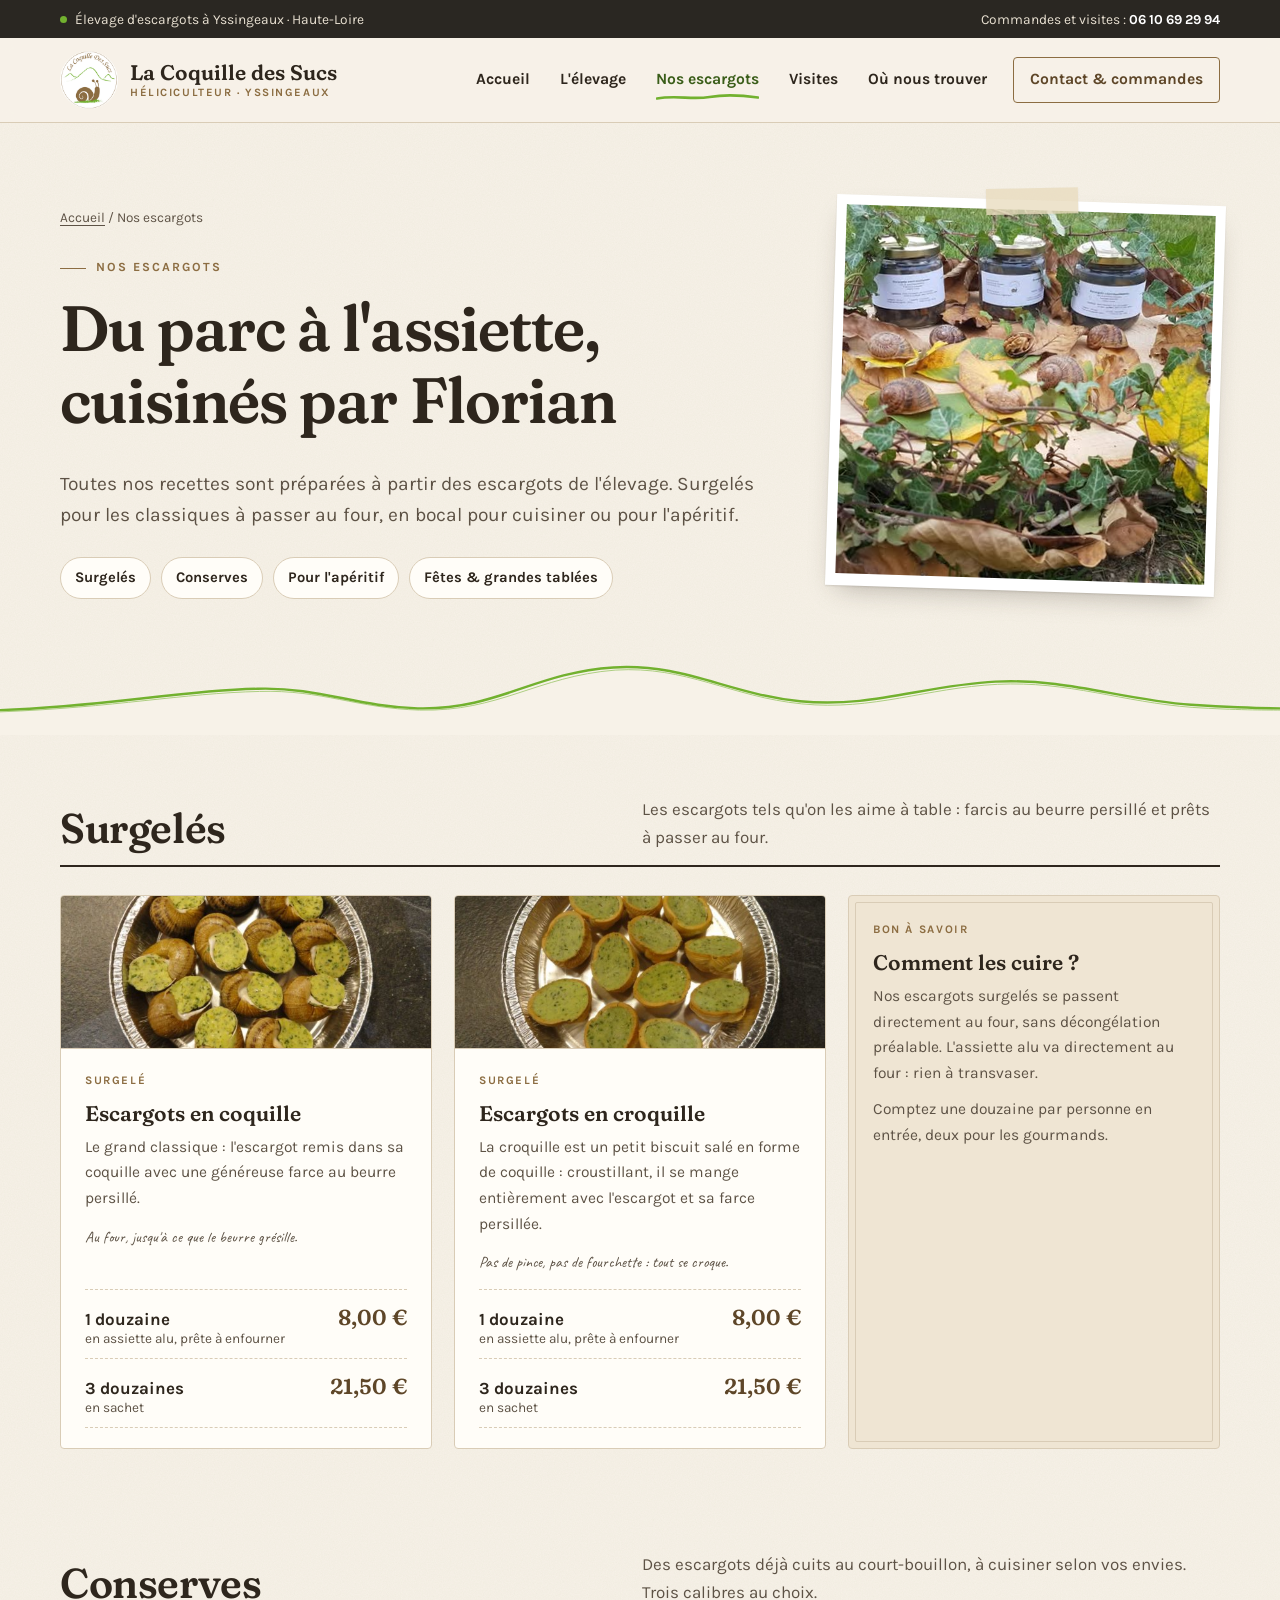
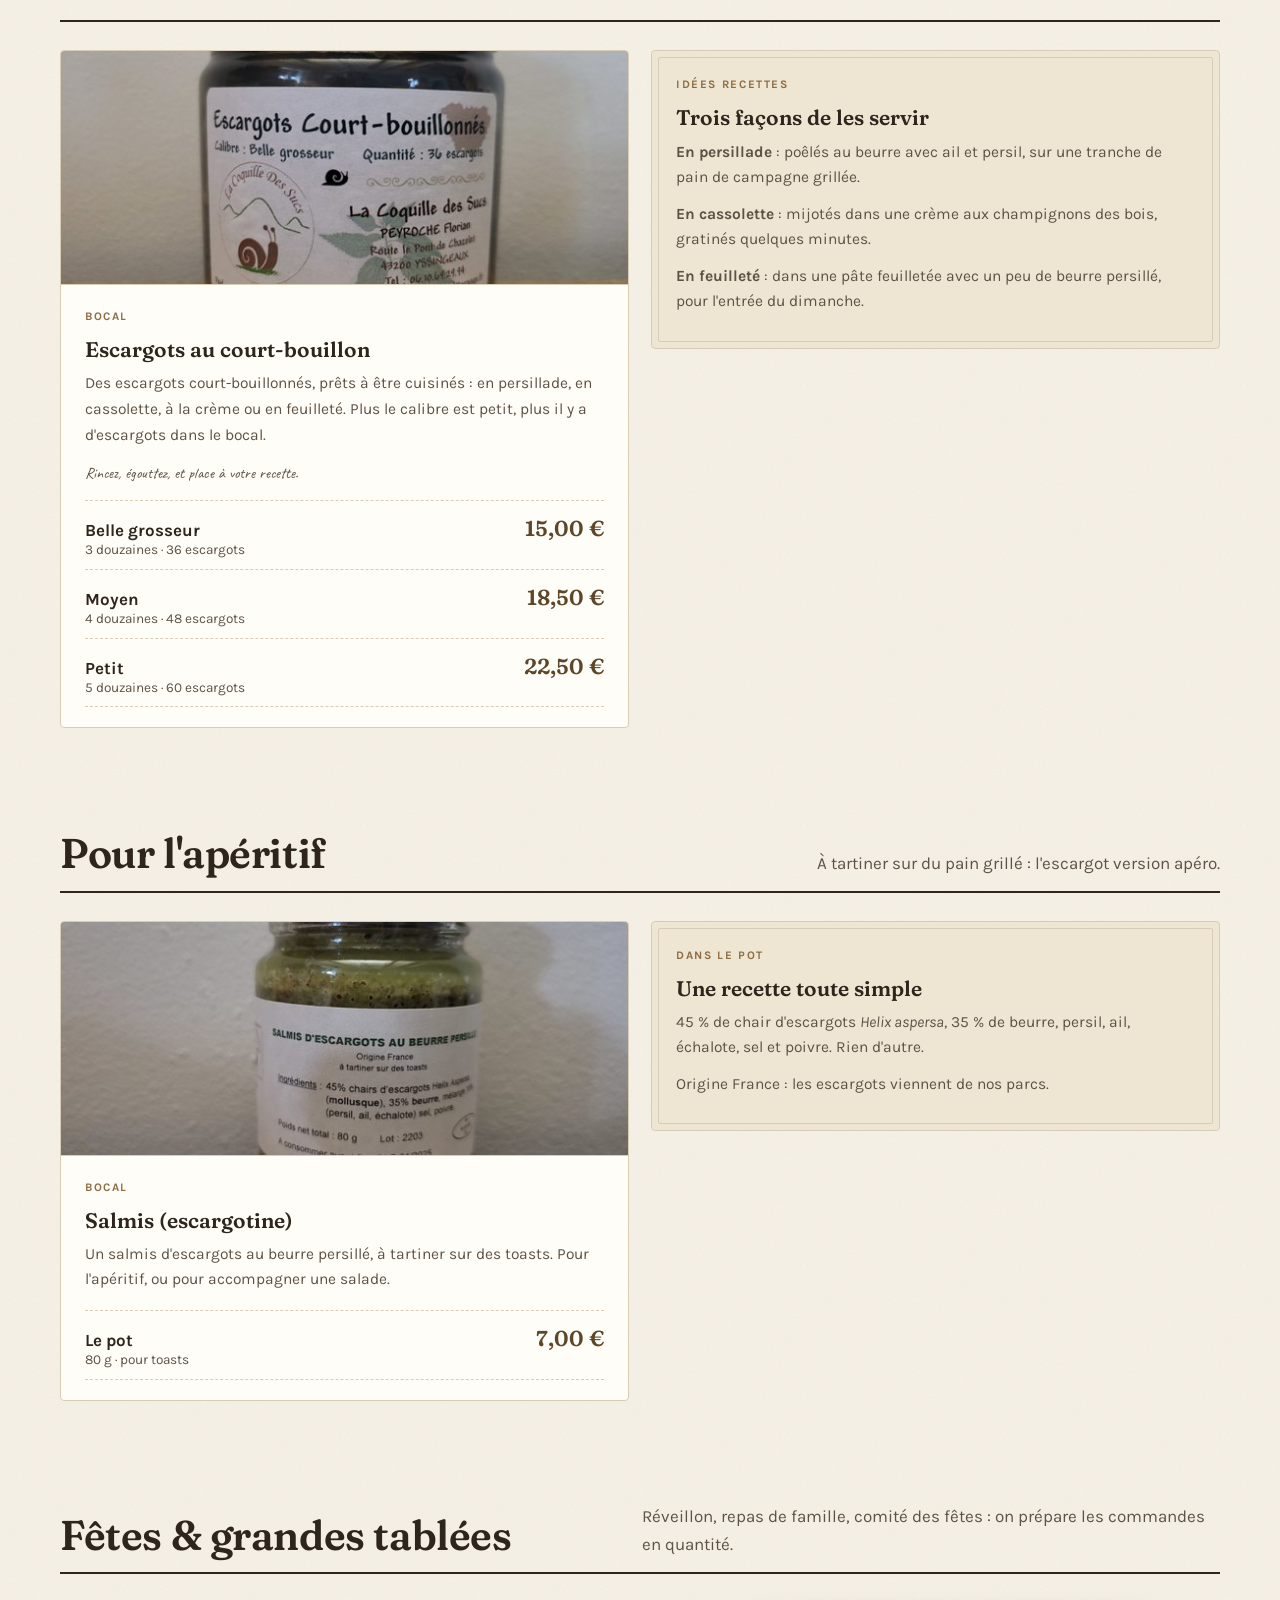
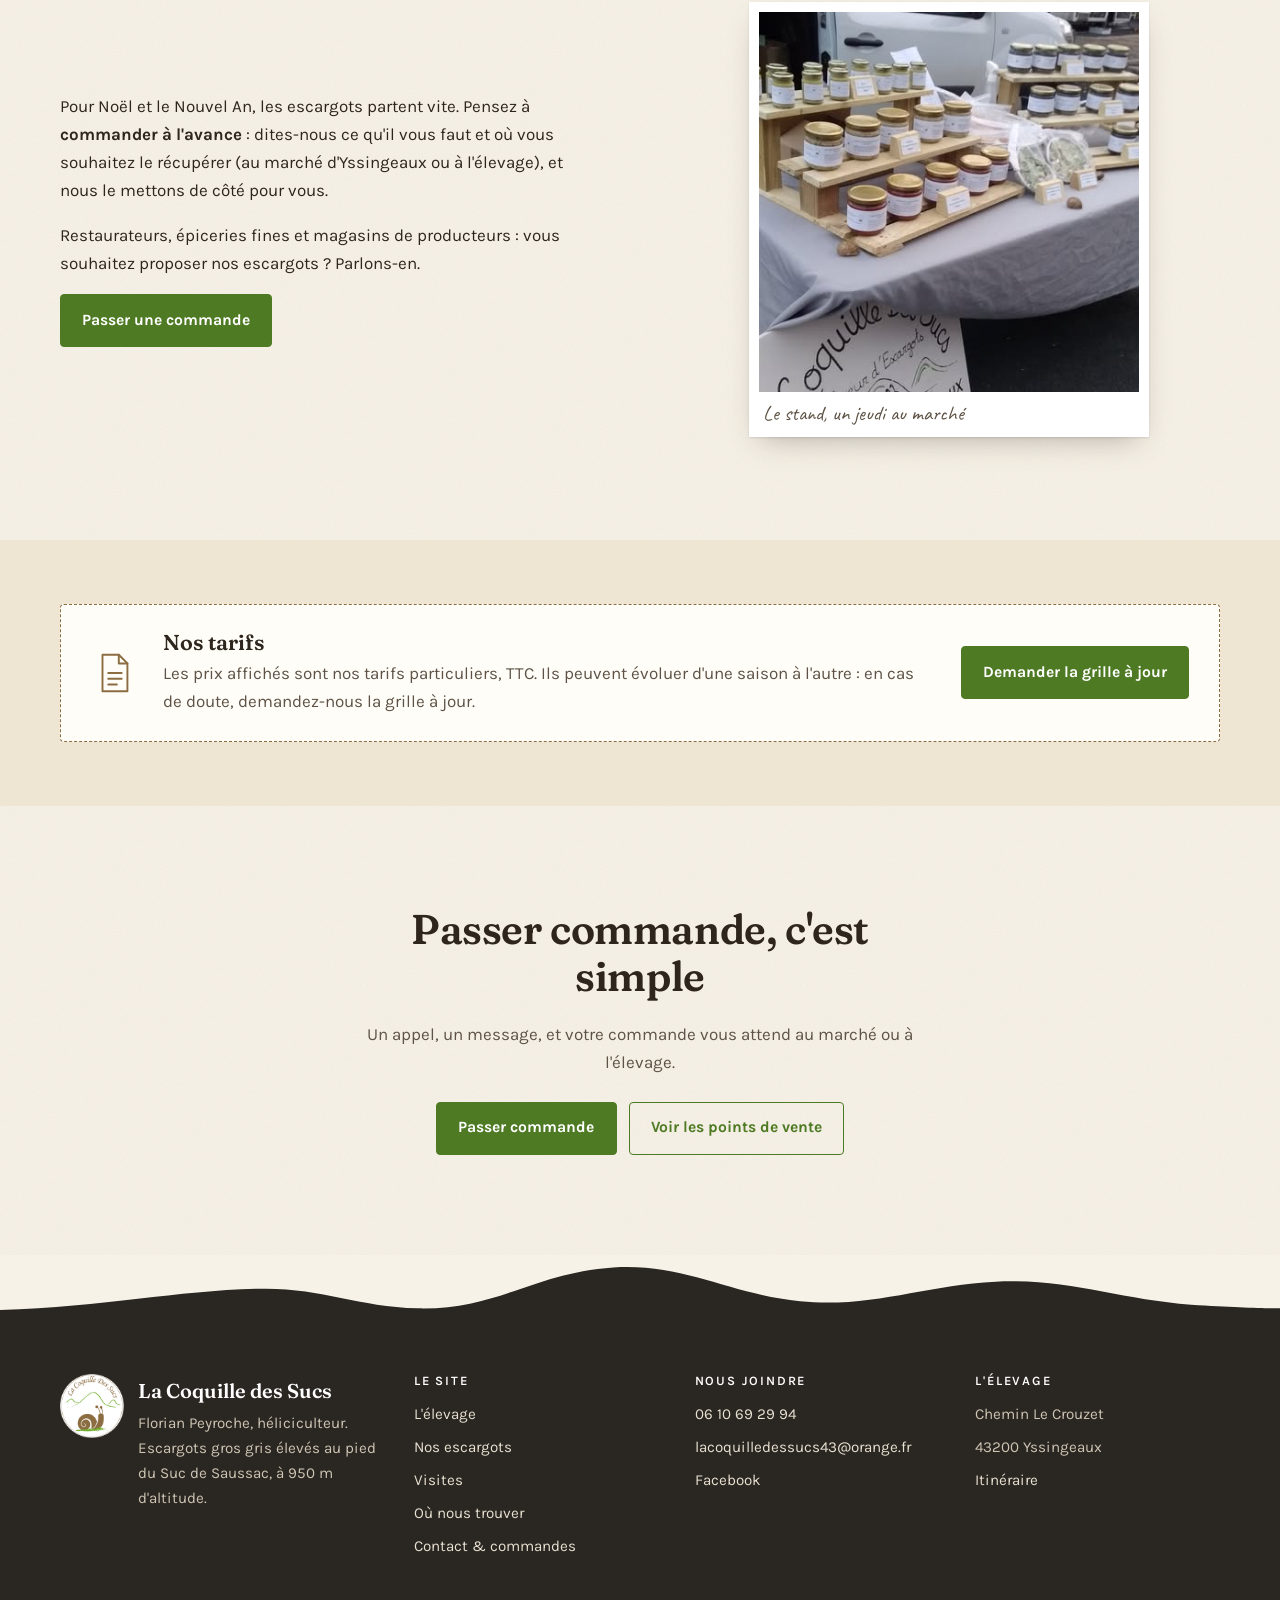
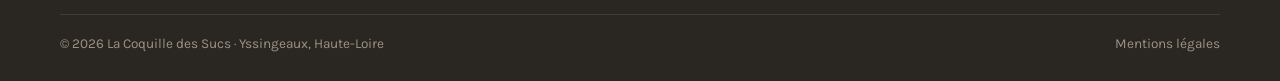
<file: produits.html>
<!DOCTYPE html>
<html lang="fr" class="no-js">
<head>
  <meta charset="utf-8">
  <meta name="viewport" content="width=device-width, initial-scale=1">
  <title>Nos escargots · La Coquille des Sucs</title>
  <meta name="description" content="Escargots en coquille et en croquille au beurre persillé, escargots au court-bouillon, salmis à tartiner : les produits et les prix de la Coquille des Sucs.">
  <!-- ÉBAUCHE : la ligne suivante empêche Google d'indexer le site pendant la préparation.
       À supprimer sur toutes les pages le jour de la mise en ligne (voir README). -->
  <meta name="robots" content="noindex, nofollow">
  <meta name="theme-color" content="#f7f2e8">
  <meta property="og:type" content="website">
  <meta property="og:locale" content="fr_FR">
  <meta property="og:site_name" content="La Coquille des Sucs">
  <meta property="og:title" content="Nos escargots · La Coquille des Sucs">
  <meta property="og:description" content="Escargots en coquille et en croquille au beurre persillé, escargots au court-bouillon, salmis à tartiner : les produits et les prix de la Coquille des Sucs.">
  <meta property="og:image" content="assets/img/florian-parc.jpg">
  <link rel="icon" type="image/png" href="assets/img/favicon.png">
  <link rel="apple-touch-icon" href="assets/img/logo-180.png">
  <link rel="preconnect" href="https://fonts.googleapis.com">
  <link rel="preconnect" href="https://fonts.gstatic.com" crossorigin>
  <link href="https://fonts.googleapis.com/css2?family=Caveat:wght@500;600&family=Fraunces:ital,opsz,wght,SOFT,WONK@0,9..144,400..700,0..100,0..1;1,9..144,400..700,0..100,0..1&family=Karla:wght@400;500;700&display=swap" rel="stylesheet">
  <link rel="stylesheet" href="assets/css/style.css">
</head>
<body>
  <a class="skip-link" href="#contenu">Aller au contenu</a>

  <div class="topbar">
    <div class="wrap">
      <span class="topbar__lead"><span class="topbar__dot" aria-hidden="true"></span>Élevage d'escargots à Yssingeaux · Haute-Loire</span>
      <span><span class="topbar__extra">Commandes et visites : </span><span class="topbar__mob">Appeler Florian : </span><a href="tel:+33610692994">06 10 69 29 94</a></span>
    </div>
  </div>

  <header class="site-header">
    <div class="wrap">
      <a class="brand" href="index.html" aria-label="La Coquille des Sucs, retour à l'accueil">
        <img src="assets/img/logo-180.png" alt="" width="58" height="58">
        <span class="brand__name">La Coquille des Sucs<small>Héliciculteur · Yssingeaux</small></span>
      </a>
      <button class="nav-toggle" type="button" aria-expanded="false" aria-controls="main-nav"><span aria-hidden="true"></span>Menu</button>
      <nav class="main-nav" id="main-nav" aria-label="Navigation principale">
        <button class="nav-close" type="button">Fermer ✕</button>
        <ul>
          <li><a href="index.html">Accueil</a></li>
          <li><a href="elevage.html">L'élevage</a></li>
          <li><a href="produits.html" aria-current="page">Nos escargots</a></li>
          <li><a href="visites.html">Visites</a></li>
          <li><a href="points-de-vente.html">Où nous trouver</a></li>
          <li><a class="nav-cta" href="contact.html">Contact &amp; commandes</a></li>
        </ul>
      </nav>
    </div>
  </header>

  <main id="contenu">
    <section class="page-hero">
      <div class="wrap">
        <div>
          <p class="crumbs"><a href="index.html">Accueil</a> / Nos escargots</p>
          <span class="eyebrow">Nos escargots</span>
          <h1>Du parc à l'assiette, cuisinés par Florian</h1>
          <p class="lead">Toutes nos recettes sont préparées à partir des escargots de l'élevage. Surgelés pour les classiques à passer au four, en bocal pour cuisiner ou pour l'apéritif.</p>
          <nav class="cat-nav" aria-label="Catégories de produits">
            <a href="#surgeles">Surgelés</a>
            <a href="#conserves">Conserves</a>
            <a href="#aperitif">Pour l'apéritif</a>
            <a href="#fetes">Fêtes &amp; grandes tablées</a>
          </nav>
        </div>
        <div class="page-hero__aside">
          <figure class="photo photo--tilt-r photo--tape">
            <img src="assets/img/bocaux-automne.jpg" alt="Bocaux d'escargots de la Coquille des Sucs sur un lit de feuilles d'automne" width="414" height="414">
          </figure>
        </div>
      </div>
      <svg class="ridge ridge--paper" viewBox="0 0 1440 90" preserveAspectRatio="none" aria-hidden="true">
          <path class="fill" d="M0 62 C120 58 200 40 290 38 C360 36 400 58 470 60 C560 62 600 20 690 14 C770 9 820 44 900 52 C980 60 1040 34 1120 30 C1200 26 1260 50 1340 56 C1390 59 1420 60 1440 60 L1440 90 L0 90 Z"/>
          <path d="M0 62 C120 58 200 40 290 38 C360 36 400 58 470 60 C560 62 600 20 690 14 C770 9 820 44 900 52 C980 60 1040 34 1120 30 C1200 26 1260 50 1340 56 C1390 59 1420 60 1440 60" fill="none" stroke="currentColor" stroke-width="2.4" stroke-linecap="round" vector-effect="non-scaling-stroke"/>
          <path d="M0 64 C130 59 205 43 292 41 C362 39 402 60 472 62 C562 64 604 24 692 17 C772 12 822 47 902 55 C982 63 1042 37 1122 33 C1202 29 1262 53 1342 59 C1392 62 1422 62 1440 62" fill="none" stroke="currentColor" stroke-width="1" stroke-linecap="round" opacity=".55" vector-effect="non-scaling-stroke"/>
        </svg>
    </section>

    <section class="section" style="padding-top: clamp(24px, 4vw, 48px)">
      <div class="wrap">

        <div class="cat" id="surgeles">
          <div class="cat__head">
            <h2>Surgelés</h2>
            <p>Les escargots tels qu'on les aime à table&nbsp;: farcis au beurre persillé et prêts à passer au four.</p>
          </div>
          <div class="labels">
            <article class="label label--product reveal">
              <img class="label__img" src="assets/img/produit-coquilles.jpg" alt="Une douzaine d'escargots en coquille farcis au beurre persillé, dans leur assiette en aluminium" width="577" height="238" loading="lazy">
              <div class="label__body">
                <span class="label__tag">Surgelé</span>
                <h3>Escargots en coquille</h3>
                <p>Le grand classique&nbsp;: l'escargot remis dans sa coquille avec une généreuse farce au beurre persillé.</p>
                <p class="label__tip">Au four, jusqu'à ce que le beurre grésille.</p>
                <ul class="label__prices"><li><span class="label__fmt">1 douzaine<small>en assiette alu, prête à enfourner</small></span><span class="label__price">8,00&nbsp;€</span></li><li><span class="label__fmt">3 douzaines<small>en sachet</small></span><span class="label__price">21,50&nbsp;€</span></li></ul>
              </div>
            </article>
            <article class="label label--product reveal">
              <img class="label__img" src="assets/img/produit-croquilles.jpg" alt="Une douzaine d'escargots en croquilles farcies au beurre persillé, dans leur assiette en aluminium" width="577" height="238" loading="lazy">
              <div class="label__body">
                <span class="label__tag">Surgelé</span>
                <h3>Escargots en croquille</h3>
                <p>La croquille est un petit biscuit salé en forme de coquille&nbsp;: croustillant, il se mange entièrement avec l'escargot et sa farce persillée.</p>
                <p class="label__tip">Pas de pince, pas de fourchette&nbsp;: tout se croque.</p>
                <ul class="label__prices"><li><span class="label__fmt">1 douzaine<small>en assiette alu, prête à enfourner</small></span><span class="label__price">8,00&nbsp;€</span></li><li><span class="label__fmt">3 douzaines<small>en sachet</small></span><span class="label__price">21,50&nbsp;€</span></li></ul>
              </div>
            </article>
            <article class="label label--note reveal">
              <span class="label__tag">Bon à savoir</span>
              <h3>Comment les cuire&nbsp;?</h3>
              <p>Nos escargots surgelés se passent directement au four, sans décongélation préalable. L'assiette alu va directement au four&nbsp;: rien à transvaser.</p>
              <p>Comptez une douzaine par personne en entrée, deux pour les gourmands.</p>
            </article>
          </div>
        </div>

        <div class="cat" id="conserves">
          <div class="cat__head">
            <h2>Conserves</h2>
            <p>Des escargots déjà cuits au court-bouillon, à cuisiner selon vos envies. Trois calibres au choix.</p>
          </div>
          <div class="labels labels--two">
            <article class="label label--product reveal">
              <img class="label__img" src="assets/img/produit-court-bouillon.jpg" alt="Bocal d'escargots court-bouillonnés de la Coquille des Sucs, calibre belle grosseur, 36 escargots" width="577" height="238" loading="lazy">
              <div class="label__body">
                <span class="label__tag">Bocal</span>
                <h3>Escargots au court-bouillon</h3>
                <p>Des escargots court-bouillonnés, prêts à être cuisinés&nbsp;: en persillade, en cassolette, à la crème ou en feuilleté. Plus le calibre est petit, plus il y a d'escargots dans le bocal.</p>
                <p class="label__tip">Rincez, égouttez, et place à votre recette.</p>
                <ul class="label__prices"><li><span class="label__fmt">Belle grosseur<small>3 douzaines · 36 escargots</small></span><span class="label__price">15,00&nbsp;€</span></li><li><span class="label__fmt">Moyen<small>4 douzaines · 48 escargots</small></span><span class="label__price">18,50&nbsp;€</span></li><li><span class="label__fmt">Petit<small>5 douzaines · 60 escargots</small></span><span class="label__price">22,50&nbsp;€</span></li></ul>
              </div>
            </article>
            <article class="label label--note reveal">
              <span class="label__tag">Idées recettes</span>
              <h3>Trois façons de les servir</h3>
              <p><strong>En persillade</strong>&nbsp;: poêlés au beurre avec ail et persil, sur une tranche de pain de campagne grillée.</p>
              <p><strong>En cassolette</strong>&nbsp;: mijotés dans une crème aux champignons des bois, gratinés quelques minutes.</p>
              <p><strong>En feuilleté</strong>&nbsp;: dans une pâte feuilletée avec un peu de beurre persillé, pour l'entrée du dimanche.</p>
            </article>
          </div>
        </div>

        <div class="cat" id="aperitif">
          <div class="cat__head">
            <h2>Pour l'apéritif</h2>
            <p>À tartiner sur du pain grillé&nbsp;: l'escargot version apéro.</p>
          </div>
          <div class="labels labels--two">
            <article class="label label--product reveal">
              <img class="label__img" src="assets/img/produit-salmis.jpg" alt="Pot de salmis d'escargots au beurre persillé de la Coquille des Sucs, 80 g" width="577" height="238" loading="lazy">
              <div class="label__body">
                <span class="label__tag">Bocal</span>
                <h3>Salmis (escargotine)</h3>
                <p>Un salmis d'escargots au beurre persillé, à tartiner sur des toasts. Pour l'apéritif, ou pour accompagner une salade.</p>

                <ul class="label__prices"><li><span class="label__fmt">Le pot<small>80 g · pour toasts</small></span><span class="label__price">7,00&nbsp;€</span></li></ul>
              </div>
            </article>
            <article class="label label--note reveal">
              <span class="label__tag">Dans le pot</span>
              <h3>Une recette toute simple</h3>
              <p>45&nbsp;% de chair d'escargots <i>Helix aspersa</i>, 35&nbsp;% de beurre, persil, ail, échalote, sel et poivre. Rien d'autre.</p>
              <p>Origine France&nbsp;: les escargots viennent de nos parcs.</p>
            </article>
          </div>
        </div>

        <div class="cat" id="fetes">
          <div class="cat__head">
            <h2>Fêtes &amp; grandes tablées</h2>
            <p>Réveillon, repas de famille, comité des fêtes&nbsp;: on prépare les commandes en quantité.</p>
          </div>
          <div class="split">
            <div class="prose reveal">
              <p>Pour Noël et le Nouvel An, les escargots partent vite. Pensez à <strong>commander à l'avance</strong>&nbsp;: dites-nous ce qu'il vous faut et où vous souhaitez le récupérer (au marché d'Yssingeaux ou à l'élevage), et nous le mettons de côté pour vous.</p>
              <p>Restaurateurs, épiceries fines et magasins de producteurs&nbsp;: vous souhaitez proposer nos escargots&nbsp;? Parlons-en.</p>
              <a class="btn" href="contact.html">Passer une commande</a>
            </div>
            <figure class="photo photo--tilt-r reveal" style="max-width: 400px; justify-self: center">
              <img src="assets/img/stand-marche.jpg" alt="Bocaux et sachets de la Coquille des Sucs présentés sur l'étal en bois du marché" width="414" height="414" loading="lazy">
              <figcaption>Le stand, un jeudi au marché</figcaption>
            </figure>
          </div>
        </div>

      </div>
    </section>

    <section class="section section--tight section--deep">
      <div class="wrap">
        <div class="price-box reveal">
          <svg viewBox="0 0 48 48" fill="none" stroke="currentColor" stroke-width="2" stroke-linecap="round" stroke-linejoin="round" aria-hidden="true"><path d="M12 5h17l9 9v29H12z"/><path d="M29 5v9h9M18 24h14M18 30h14M18 36h9"/></svg>
          <div>
            <h3>Nos tarifs</h3>
            <p>Les prix affichés sont nos tarifs particuliers, TTC. Ils peuvent évoluer d'une saison à l'autre&nbsp;: en cas de doute, demandez-nous la grille à jour.</p>
          </div>
          <a class="btn" href="contact.html">Demander la grille à jour</a>
        </div>
      </div>
    </section>

    <section class="cta-band">
      <div class="wrap">
        <h2>Passer commande, c'est simple</h2>
        <p>Un appel, un message, et votre commande vous attend au marché ou à l'élevage.</p>
        <div class="actions">
          <a class="btn" href="contact.html">Passer commande</a>
          <a class="btn btn--ghost" href="points-de-vente.html">Voir les points de vente</a>
        </div>
      </div>
    </section>
  </main>

  <footer class="site-footer">
    <svg class="ridge ridge--basalt" viewBox="0 0 1440 90" preserveAspectRatio="none" aria-hidden="true">
      <path class="fill" d="M0 62 C120 58 200 40 290 38 C360 36 400 58 470 60 C560 62 600 20 690 14 C770 9 820 44 900 52 C980 60 1040 34 1120 30 C1200 26 1260 50 1340 56 C1390 59 1420 60 1440 60 L1440 90 L0 90 Z"/>
    </svg>
    <div class="wrap">
      <div class="site-footer__grid">
        <div class="site-footer__brand">
          <img src="assets/img/logo-180.png" alt="" width="64" height="64" loading="lazy">
          <p><strong>La Coquille des Sucs</strong>Florian Peyroche, héliciculteur.<br>Escargots gros gris élevés au pied du Suc de Saussac, à 950&nbsp;m d'altitude.</p>
        </div>
        <div>
          <h4>Le site</h4>
          <ul>
            <li><a href="elevage.html">L'élevage</a></li>
            <li><a href="produits.html">Nos escargots</a></li>
            <li><a href="visites.html">Visites</a></li>
            <li><a href="points-de-vente.html">Où nous trouver</a></li>
            <li><a href="contact.html">Contact &amp; commandes</a></li>
          </ul>
        </div>
        <div>
          <h4>Nous joindre</h4>
          <ul>
            <li><a href="tel:+33610692994">06 10 69 29 94</a></li>
            <li><a href="mailto:lacoquilledessucs43@orange.fr">lacoquilledessucs43@orange.fr</a></li>
            <li><a href="https://www.facebook.com/coquille.dessucs.5" target="_blank" rel="noopener">Facebook</a></li>
          </ul>
        </div>
        <div>
          <h4>L'élevage</h4>
          <ul>
            <li>Chemin Le Crouzet</li>
            <li>43200 Yssingeaux</li>
            <li><a href="https://www.google.com/maps/search/?api=1&query=Chemin+Le+Crouzet+43200+Yssingeaux" target="_blank" rel="noopener">Itinéraire</a></li>
          </ul>
        </div>
      </div>
    </div>
    <div class="wrap site-footer__bottom">
      <span>© <span data-year>2026</span> La Coquille des Sucs · Yssingeaux, Haute-Loire</span>
      <a href="mentions-legales.html">Mentions légales</a>
    </div>
  </footer>

  <script src="assets/js/main.js"></script>
</body>
</html>
</file>
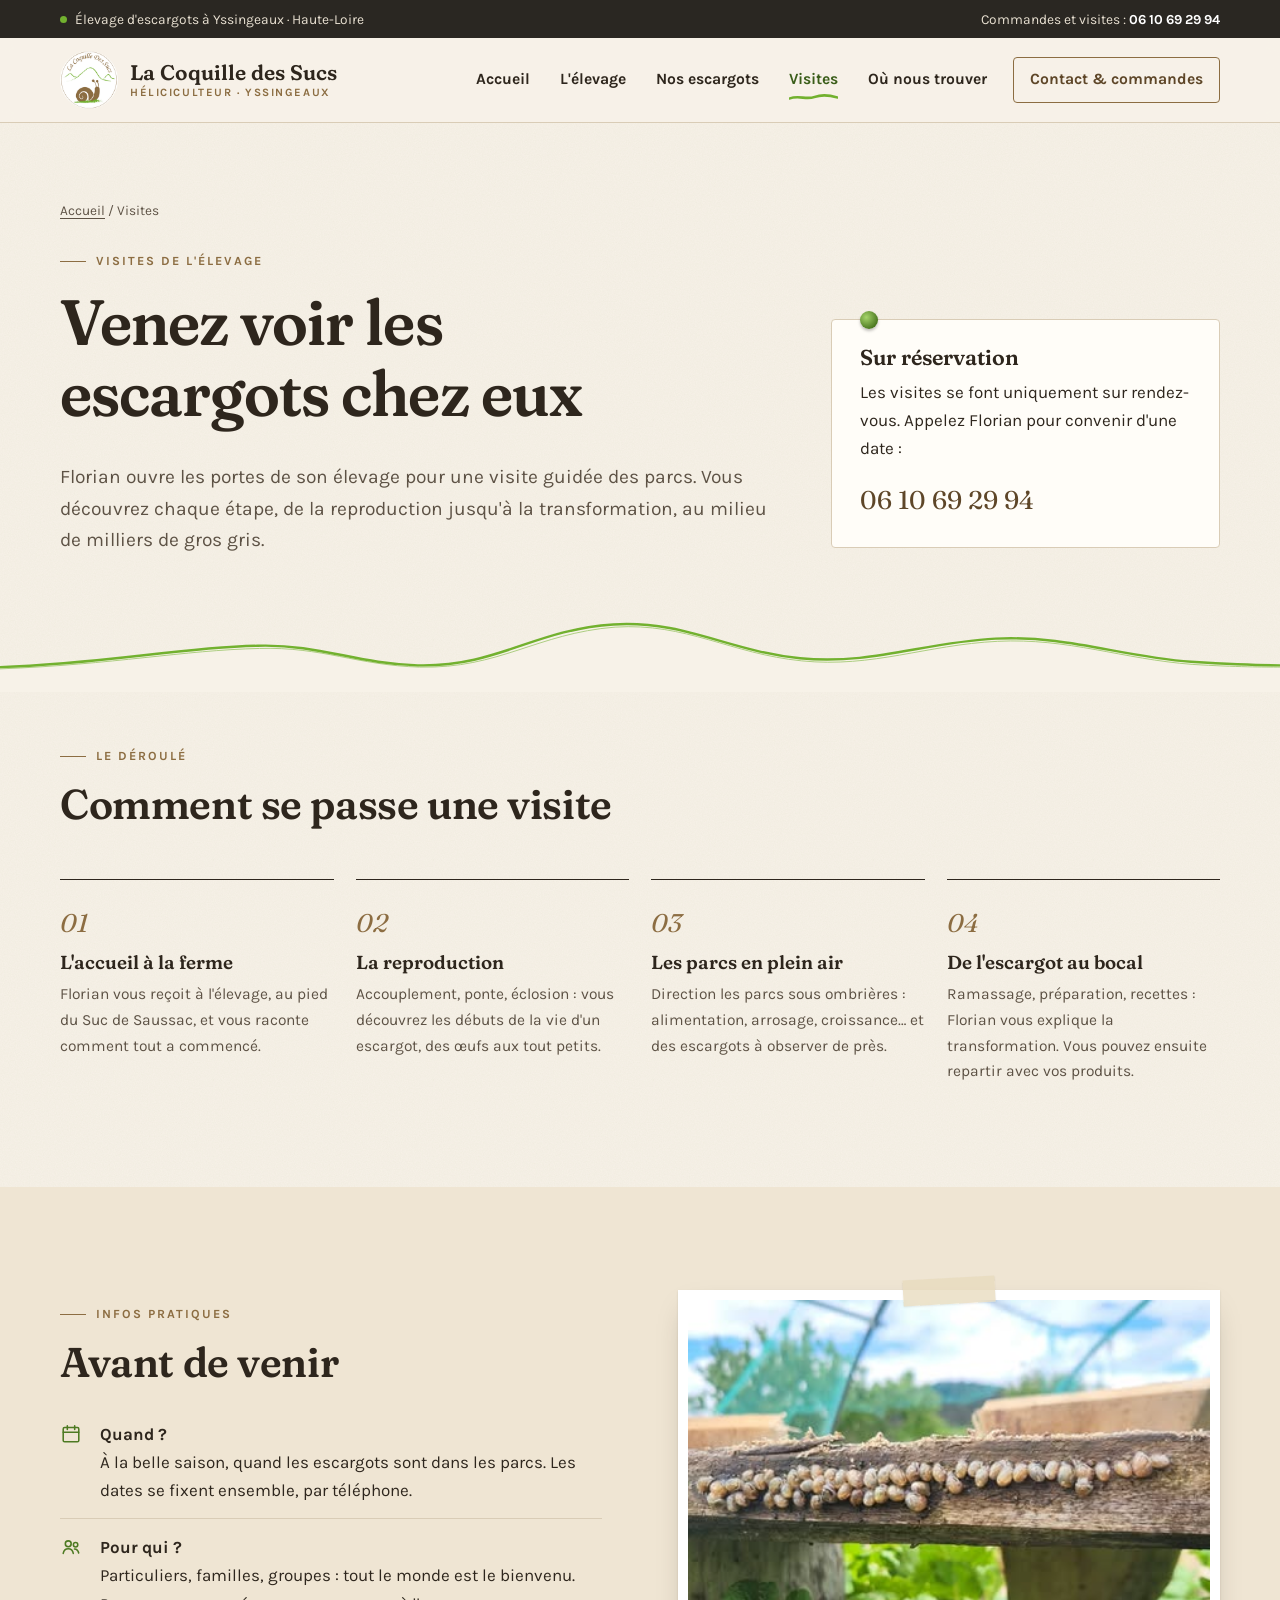
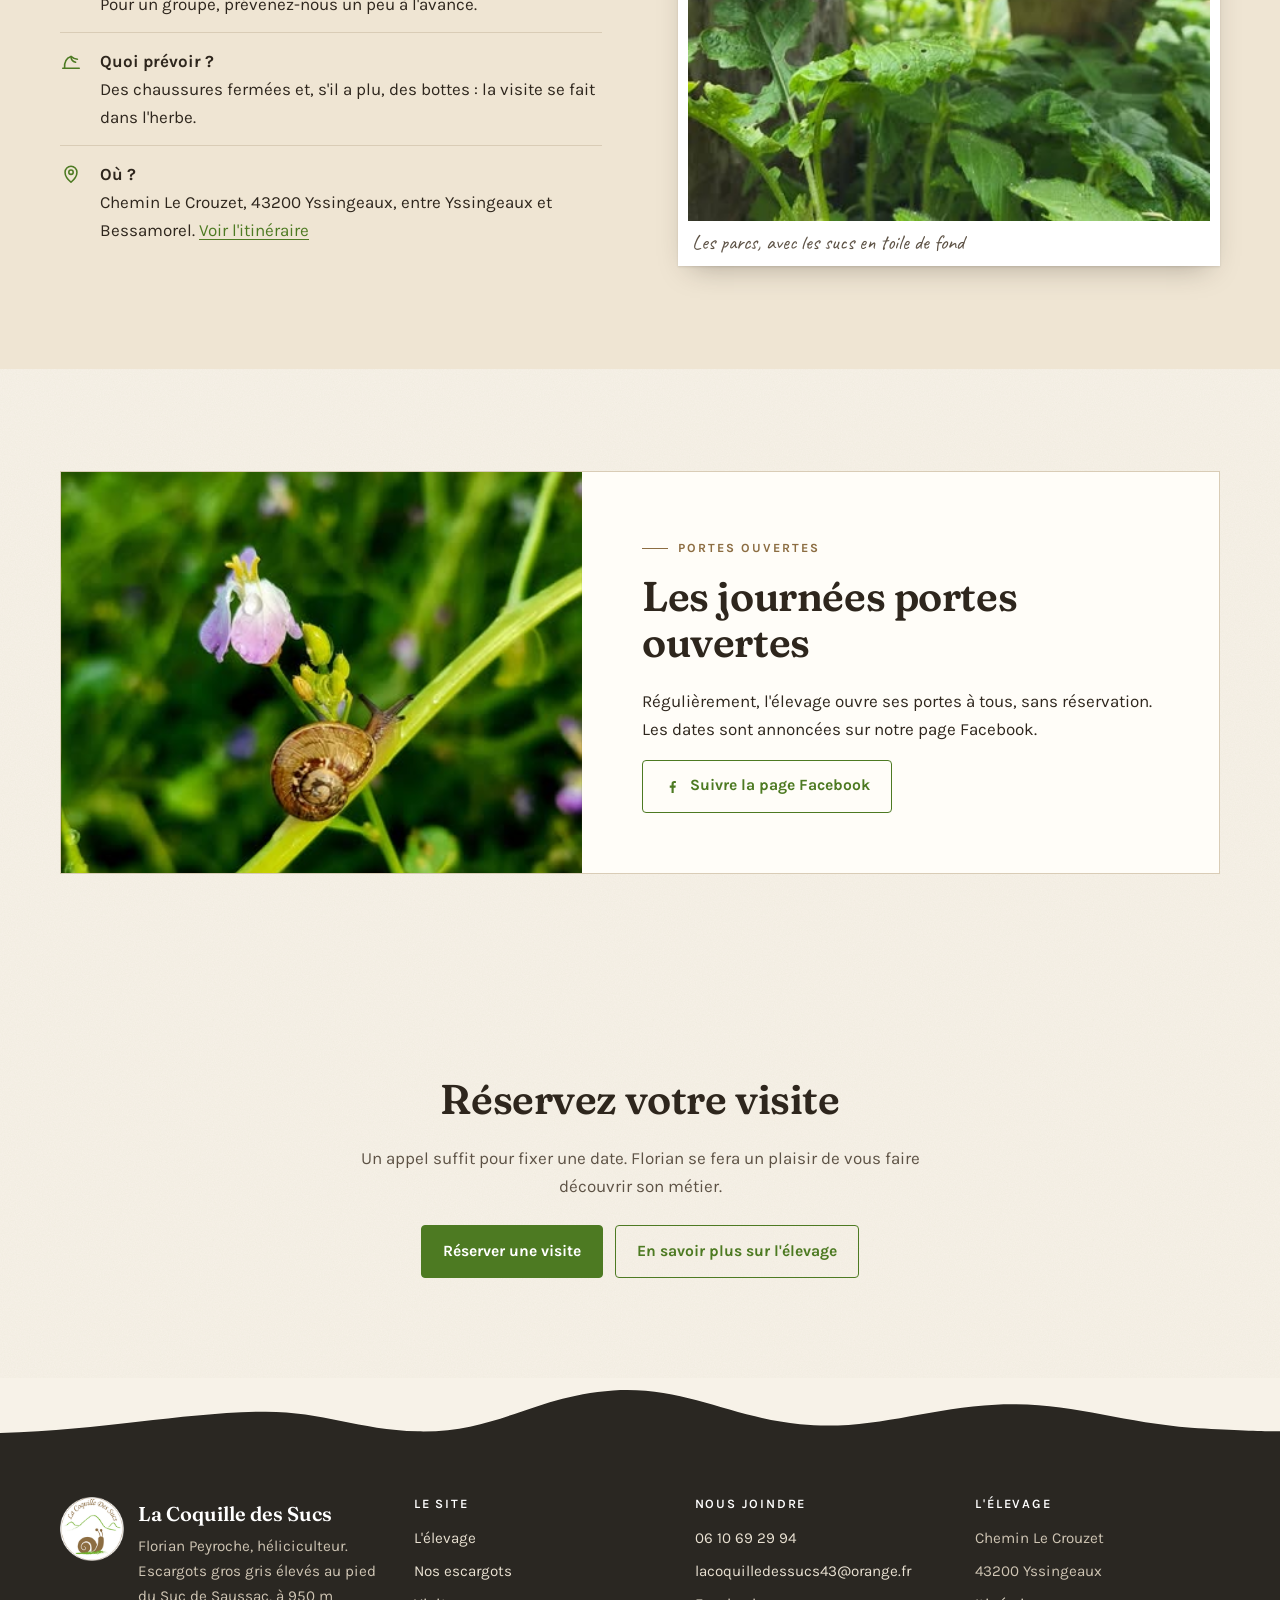
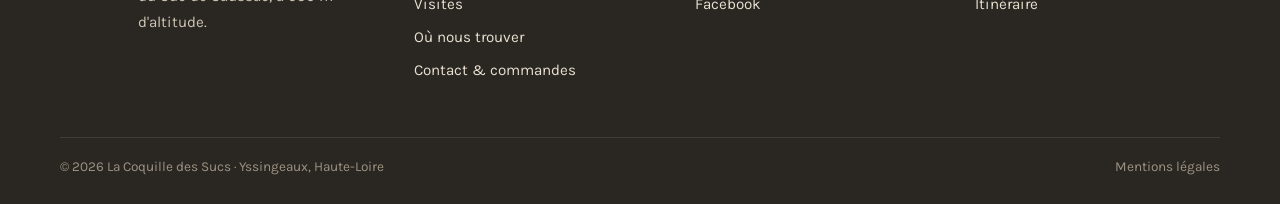
<file: visites.html>
<!DOCTYPE html>
<html lang="fr" class="no-js">
<head>
  <meta charset="utf-8">
  <meta name="viewport" content="width=device-width, initial-scale=1">
  <title>Visites de l'élevage · La Coquille des Sucs</title>
  <meta name="description" content="Visitez l'élevage d'escargots de la Coquille des Sucs à Yssingeaux : visite guidée des parcs, de la reproduction à la transformation. Sur réservation.">
  <!-- ÉBAUCHE : la ligne suivante empêche Google d'indexer le site pendant la préparation.
       À supprimer sur toutes les pages le jour de la mise en ligne (voir README). -->
  <meta name="robots" content="noindex, nofollow">
  <meta name="theme-color" content="#f7f2e8">
  <meta property="og:type" content="website">
  <meta property="og:locale" content="fr_FR">
  <meta property="og:site_name" content="La Coquille des Sucs">
  <meta property="og:title" content="Visites de l'élevage · La Coquille des Sucs">
  <meta property="og:description" content="Visitez l'élevage d'escargots de la Coquille des Sucs à Yssingeaux : visite guidée des parcs, de la reproduction à la transformation. Sur réservation.">
  <meta property="og:image" content="assets/img/florian-parc.jpg">
  <link rel="icon" type="image/png" href="assets/img/favicon.png">
  <link rel="apple-touch-icon" href="assets/img/logo-180.png">
  <link rel="preconnect" href="https://fonts.googleapis.com">
  <link rel="preconnect" href="https://fonts.gstatic.com" crossorigin>
  <link href="https://fonts.googleapis.com/css2?family=Caveat:wght@500;600&family=Fraunces:ital,opsz,wght,SOFT,WONK@0,9..144,400..700,0..100,0..1;1,9..144,400..700,0..100,0..1&family=Karla:wght@400;500;700&display=swap" rel="stylesheet">
  <link rel="stylesheet" href="assets/css/style.css">
</head>
<body>
  <a class="skip-link" href="#contenu">Aller au contenu</a>

  <div class="topbar">
    <div class="wrap">
      <span class="topbar__lead"><span class="topbar__dot" aria-hidden="true"></span>Élevage d'escargots à Yssingeaux · Haute-Loire</span>
      <span><span class="topbar__extra">Commandes et visites : </span><span class="topbar__mob">Appeler Florian : </span><a href="tel:+33610692994">06 10 69 29 94</a></span>
    </div>
  </div>

  <header class="site-header">
    <div class="wrap">
      <a class="brand" href="index.html" aria-label="La Coquille des Sucs, retour à l'accueil">
        <img src="assets/img/logo-180.png" alt="" width="58" height="58">
        <span class="brand__name">La Coquille des Sucs<small>Héliciculteur · Yssingeaux</small></span>
      </a>
      <button class="nav-toggle" type="button" aria-expanded="false" aria-controls="main-nav"><span aria-hidden="true"></span>Menu</button>
      <nav class="main-nav" id="main-nav" aria-label="Navigation principale">
        <button class="nav-close" type="button">Fermer ✕</button>
        <ul>
          <li><a href="index.html">Accueil</a></li>
          <li><a href="elevage.html">L'élevage</a></li>
          <li><a href="produits.html">Nos escargots</a></li>
          <li><a href="visites.html" aria-current="page">Visites</a></li>
          <li><a href="points-de-vente.html">Où nous trouver</a></li>
          <li><a class="nav-cta" href="contact.html">Contact &amp; commandes</a></li>
        </ul>
      </nav>
    </div>
  </header>

  <main id="contenu">
    <section class="page-hero">
      <div class="wrap">
        <div>
          <p class="crumbs"><a href="index.html">Accueil</a> / Visites</p>
          <span class="eyebrow">Visites de l'élevage</span>
          <h1>Venez voir les escargots chez eux</h1>
          <p class="lead">Florian ouvre les portes de son élevage pour une visite guidée des parcs. Vous découvrez chaque étape, de la reproduction jusqu'à la transformation, au milieu de milliers de gros gris.</p>
        </div>
        <div class="page-hero__aside">
          <div class="note-card note-card--pin">
            <h3>Sur réservation</h3>
            <p>Les visites se font uniquement sur rendez-vous. Appelez Florian pour convenir d'une date&nbsp;:</p>
            <p><a class="contact-card__big" href="tel:+33610692994" style="color: var(--brown-deep)">06 10 69 29 94</a></p>
          </div>
        </div>
      </div>
      <svg class="ridge ridge--paper" viewBox="0 0 1440 90" preserveAspectRatio="none" aria-hidden="true">
          <path class="fill" d="M0 62 C120 58 200 40 290 38 C360 36 400 58 470 60 C560 62 600 20 690 14 C770 9 820 44 900 52 C980 60 1040 34 1120 30 C1200 26 1260 50 1340 56 C1390 59 1420 60 1440 60 L1440 90 L0 90 Z"/>
          <path d="M0 62 C120 58 200 40 290 38 C360 36 400 58 470 60 C560 62 600 20 690 14 C770 9 820 44 900 52 C980 60 1040 34 1120 30 C1200 26 1260 50 1340 56 C1390 59 1420 60 1440 60" fill="none" stroke="currentColor" stroke-width="2.4" stroke-linecap="round" vector-effect="non-scaling-stroke"/>
          <path d="M0 64 C130 59 205 43 292 41 C362 39 402 60 472 62 C562 64 604 24 692 17 C772 12 822 47 902 55 C982 63 1042 37 1122 33 C1202 29 1262 53 1342 59 C1392 62 1422 62 1440 62" fill="none" stroke="currentColor" stroke-width="1" stroke-linecap="round" opacity=".55" vector-effect="non-scaling-stroke"/>
        </svg>
    </section>

    <section class="section" style="padding-top: clamp(24px, 4vw, 48px)">
      <div class="wrap">
        <div class="section__head">
          <span class="eyebrow">Le déroulé</span>
          <h2>Comment se passe une visite</h2>
        </div>
        <ol class="visit-steps">
          <li class="reveal"><h3>L'accueil à la ferme</h3><p>Florian vous reçoit à l'élevage, au pied du Suc de Saussac, et vous raconte comment tout a commencé.</p></li>
          <li class="reveal"><h3>La reproduction</h3><p>Accouplement, ponte, éclosion&nbsp;: vous découvrez les débuts de la vie d'un escargot, des œufs aux tout petits.</p></li>
          <li class="reveal"><h3>Les parcs en plein air</h3><p>Direction les parcs sous ombrières&nbsp;: alimentation, arrosage, croissance… et des escargots à observer de près.</p></li>
          <li class="reveal"><h3>De l'escargot au bocal</h3><p>Ramassage, préparation, recettes&nbsp;: Florian vous explique la transformation. Vous pouvez ensuite repartir avec vos produits.</p></li>
        </ol>
      </div>
    </section>

    <section class="section section--deep">
      <div class="wrap split">
        <div class="reveal">
          <span class="eyebrow">Infos pratiques</span>
          <h2>Avant de venir</h2>
          <ul class="info-list">
            <li><svg viewBox="0 0 24 24" fill="none" stroke="currentColor" stroke-width="1.7" stroke-linecap="round" stroke-linejoin="round" aria-hidden="true"><rect x="3.5" y="5" width="17" height="15.5" rx="1.5"/><path d="M3.5 10h17M8 3v4M16 3v4"/></svg><div><strong>Quand&nbsp;?</strong>À la belle saison, quand les escargots sont dans les parcs. Les dates se fixent ensemble, par téléphone.</div></li>
            <li><svg viewBox="0 0 24 24" fill="none" stroke="currentColor" stroke-width="1.7" stroke-linecap="round" stroke-linejoin="round" aria-hidden="true"><circle cx="9" cy="8.5" r="3.2"/><path d="M3.5 19c.6-3.2 2.8-5 5.5-5s4.9 1.8 5.5 5"/><circle cx="17" cy="9.5" r="2.4"/><path d="M15.8 14.2c2.3.1 4 1.6 4.6 4.3"/></svg><div><strong>Pour qui&nbsp;?</strong>Particuliers, familles, groupes&nbsp;: tout le monde est le bienvenu. Pour un groupe, prévenez-nous un peu à l'avance.</div></li>
            <li><svg viewBox="0 0 24 24" fill="none" stroke="currentColor" stroke-width="1.7" stroke-linecap="round" stroke-linejoin="round" aria-hidden="true"><path d="M3 20h18M5 20c-.6-6 1.4-11 7-13 2.4 2.2 4.8 3 7 3"/><path d="M12 7c0 3 1.8 5.5 5 6.3"/></svg><div><strong>Quoi prévoir&nbsp;?</strong>Des chaussures fermées et, s'il a plu, des bottes&nbsp;: la visite se fait dans l'herbe.</div></li>
            <li><svg viewBox="0 0 24 24" fill="none" stroke="currentColor" stroke-width="1.7" stroke-linecap="round" stroke-linejoin="round" aria-hidden="true"><path d="M12 21s-6.5-5.6-6.5-11a6.5 6.5 0 0 1 13 0c0 5.4-6.5 11-6.5 11z"/><circle cx="12" cy="10" r="2.4"/></svg><div><strong>Où&nbsp;?</strong>Chemin Le Crouzet, 43200 Yssingeaux, entre Yssingeaux et Bessamorel. <a href="https://www.google.com/maps/search/?api=1&query=Chemin+Le+Crouzet+43200+Yssingeaux" target="_blank" rel="noopener">Voir l'itinéraire</a></div></li>
          </ul>
        </div>
        <figure class="photo photo--tilt-r photo--tape reveal">
          <img src="assets/img/parc-planche.jpg" alt="Escargots alignés sur une planche dans un parc de l'élevage, avec les collines en arrière-plan" width="414" height="414" loading="lazy">
          <figcaption>Les parcs, avec les sucs en toile de fond</figcaption>
        </figure>
      </div>
    </section>

    <section class="section">
      <div class="wrap">
        <div class="feature-band reveal">
          <div class="feature-band__img" style="background-image: url('assets/img/escargot-fleur.jpg')" role="img" aria-label="Escargot sur une fleur"></div>
          <div class="feature-band__body">
            <span class="eyebrow">Portes ouvertes</span>
            <h2>Les journées portes ouvertes</h2>
            <p>Régulièrement, l'élevage ouvre ses portes à tous, sans réservation. Les dates sont annoncées sur notre page Facebook.</p>
            <a class="btn btn--ghost" href="https://www.facebook.com/coquille.dessucs.5" target="_blank" rel="noopener"><svg viewBox="0 0 24 24" fill="currentColor" aria-hidden="true"><path d="M13.5 21v-7.5H16l.4-3h-2.9V8.6c0-.9.3-1.5 1.5-1.5h1.6V4.4c-.3 0-1.2-.1-2.3-.1-2.3 0-3.8 1.4-3.8 3.9v2.3H8v3h2.5V21h3z"/></svg> Suivre la page Facebook</a>
          </div>
        </div>
      </div>
    </section>

    <section class="cta-band">
      <div class="wrap">
        <h2>Réservez votre visite</h2>
        <p>Un appel suffit pour fixer une date. Florian se fera un plaisir de vous faire découvrir son métier.</p>
        <div class="actions">
          <a class="btn" href="contact.html">Réserver une visite</a>
          <a class="btn btn--ghost" href="elevage.html">En savoir plus sur l'élevage</a>
        </div>
      </div>
    </section>
  </main>

  <footer class="site-footer">
    <svg class="ridge ridge--basalt" viewBox="0 0 1440 90" preserveAspectRatio="none" aria-hidden="true">
      <path class="fill" d="M0 62 C120 58 200 40 290 38 C360 36 400 58 470 60 C560 62 600 20 690 14 C770 9 820 44 900 52 C980 60 1040 34 1120 30 C1200 26 1260 50 1340 56 C1390 59 1420 60 1440 60 L1440 90 L0 90 Z"/>
    </svg>
    <div class="wrap">
      <div class="site-footer__grid">
        <div class="site-footer__brand">
          <img src="assets/img/logo-180.png" alt="" width="64" height="64" loading="lazy">
          <p><strong>La Coquille des Sucs</strong>Florian Peyroche, héliciculteur.<br>Escargots gros gris élevés au pied du Suc de Saussac, à 950&nbsp;m d'altitude.</p>
        </div>
        <div>
          <h4>Le site</h4>
          <ul>
            <li><a href="elevage.html">L'élevage</a></li>
            <li><a href="produits.html">Nos escargots</a></li>
            <li><a href="visites.html">Visites</a></li>
            <li><a href="points-de-vente.html">Où nous trouver</a></li>
            <li><a href="contact.html">Contact &amp; commandes</a></li>
          </ul>
        </div>
        <div>
          <h4>Nous joindre</h4>
          <ul>
            <li><a href="tel:+33610692994">06 10 69 29 94</a></li>
            <li><a href="mailto:lacoquilledessucs43@orange.fr">lacoquilledessucs43@orange.fr</a></li>
            <li><a href="https://www.facebook.com/coquille.dessucs.5" target="_blank" rel="noopener">Facebook</a></li>
          </ul>
        </div>
        <div>
          <h4>L'élevage</h4>
          <ul>
            <li>Chemin Le Crouzet</li>
            <li>43200 Yssingeaux</li>
            <li><a href="https://www.google.com/maps/search/?api=1&query=Chemin+Le+Crouzet+43200+Yssingeaux" target="_blank" rel="noopener">Itinéraire</a></li>
          </ul>
        </div>
      </div>
    </div>
    <div class="wrap site-footer__bottom">
      <span>© <span data-year>2026</span> La Coquille des Sucs · Yssingeaux, Haute-Loire</span>
      <a href="mentions-legales.html">Mentions légales</a>
    </div>
  </footer>

  <script src="assets/js/main.js"></script>
</body>
</html>
</file>
<file: assets/css/style.css>
/* ==========================================================================
   La Coquille des Sucs — feuille de style
   --------------------------------------------------------------------------
   Pour changer une couleur sur tout le site, modifiez simplement les
   variables ci-dessous (bloc :root). Les couleurs viennent du logo :
   le brun de l'escargot et le vert de l'herbe.
   ========================================================================== */

:root {
  --paper: #f7f2e8;        /* fond principal, papier crème */
  --paper-deep: #efe5d3;   /* fond des sections alternées */
  --card: #fffdf8;
  --ink: #2e261d;          /* texte */
  --ink-soft: #5d5245;
  --brown: #8c6d42;        /* brun du logo */
  --brown-deep: #5e4628;
  --green: #72b12f;        /* vert du logo (décor) */
  --moss: #4d7a22;         /* vert lisible pour le texte et les boutons */
  --moss-deep: #3a5d19;
  --basalt: #2a2722;       /* pied de page, comme la pierre des sucs */
  --line: #d9ccb6;

  --serif: "Fraunces", Georgia, "Times New Roman", serif;
  --sans: "Karla", "Helvetica Neue", Arial, sans-serif;
  --hand: "Caveat", "Segoe Print", cursive;

  --wrap: 1160px;
  --radius: 4px;
}

/* ---------- Bases ---------- */

*, *::before, *::after { box-sizing: border-box; }

html { -webkit-text-size-adjust: 100%; }

body {
  margin: 0;
  font-family: var(--sans);
  font-size: 1.0625rem;
  line-height: 1.65;
  color: var(--ink);
  background-color: var(--paper);
  /* léger grain de papier */
  background-image: url("data:image/svg+xml,%3Csvg xmlns='http://www.w3.org/2000/svg' width='220' height='220'%3E%3Cfilter id='n'%3E%3CfeTurbulence type='fractalNoise' baseFrequency='.85' numOctaves='3' stitchTiles='stitch'/%3E%3CfeColorMatrix values='0 0 0 0 0.35 0 0 0 0 0.27 0 0 0 0 0.16 0 0 0 .07 0'/%3E%3C/filter%3E%3Crect width='100%25' height='100%25' filter='url(%23n)'/%3E%3C/svg%3E");
  overflow-x: hidden;
}

img { max-width: 100%; height: auto; display: block; }

a { color: var(--moss); text-underline-offset: 3px; text-decoration-thickness: 1px; }
a:hover { color: var(--moss-deep); }

h1, h2, h3, h4 {
  font-family: var(--serif);
  font-weight: 600;
  line-height: 1.12;
  margin: 0 0 .5em;
  color: var(--ink);
  font-variation-settings: "SOFT" 60, "WONK" 0;
}
h1 { font-size: clamp(2.3rem, 5.2vw, 4rem); letter-spacing: -.015em; }
h2 { font-size: clamp(1.75rem, 3.4vw, 2.6rem); letter-spacing: -.01em; }
h3 { font-size: 1.35rem; }

p { margin: 0 0 1em; }

.wrap { width: min(var(--wrap), 100% - 32px); margin-inline: auto; }

.visually-hidden {
  position: absolute !important; width: 1px; height: 1px; overflow: hidden;
  clip: rect(0 0 0 0); white-space: nowrap;
}

.skip-link {
  position: absolute; left: 12px; top: -60px; z-index: 100;
  background: var(--ink); color: var(--paper); padding: 8px 14px; border-radius: var(--radius);
}
.skip-link:focus { top: 12px; }

:focus-visible { outline: 2px solid var(--brown); outline-offset: 3px; }

/* Petit titre au-dessus des grands titres */
.eyebrow {
  display: inline-block;
  font-family: var(--sans);
  font-size: .78rem;
  font-weight: 700;
  letter-spacing: .16em;
  text-transform: uppercase;
  color: var(--brown);
  margin-bottom: .9rem;
}
.eyebrow::before {
  content: ""; display: inline-block; width: 26px; height: 1px;
  background: currentColor; vertical-align: middle; margin-right: 10px;
}

.hand { font-family: var(--hand); font-size: 1.45rem; line-height: 1.2; color: var(--brown-deep); }

.lead { font-size: 1.2rem; color: var(--ink-soft); max-width: 38em; }

/* ---------- Boutons ---------- */

.btn {
  display: inline-flex; align-items: center; gap: .55em;
  padding: .8em 1.35em;
  font-family: var(--sans); font-weight: 700; font-size: .98rem;
  text-decoration: none;
  border-radius: var(--radius);
  border: 1.5px solid var(--moss);
  background: var(--moss); color: #fff;
  transition: background .2s, color .2s, transform .2s;
}
.btn:hover { background: var(--moss-deep); border-color: var(--moss-deep); color: #fff; transform: translateY(-1px); }
.btn--ghost { background: transparent; color: var(--moss); }
.btn--ghost:hover { background: var(--moss); color: #fff; }
.btn--light { background: var(--paper); border-color: var(--paper); color: var(--ink); }
.btn--light:hover { background: #fff; border-color: #fff; color: var(--ink); }
.btn svg { width: 1.1em; height: 1.1em; flex: none; }

.link-arrow {
  font-weight: 700; text-decoration: none; color: var(--moss);
  border-bottom: 1.5px solid currentColor; padding-bottom: 2px;
}
.link-arrow::after { content: " →"; }

/* ==========================================================================
   En-tête et navigation
   ========================================================================== */

.topbar {
  background: var(--basalt);
  color: #e9e1d2;
  font-size: .86rem;
}
.topbar .wrap {
  display: flex; justify-content: space-between; align-items: center; gap: 16px;
  min-height: 38px;
}
.topbar a { white-space: nowrap; color: #fff; text-decoration: none; font-weight: 700; }
.topbar a:hover { text-decoration: underline; }
.topbar__mob { display: none; }
@media (max-width: 600px) { .topbar__mob { display: inline; } }
.topbar__dot { display: inline-block; width: 7px; height: 7px; border-radius: 50%; background: var(--green); margin-right: 8px; vertical-align: 1px; }

.site-header {
  position: sticky; top: 0; z-index: 50;
  background: rgba(247, 242, 232, .94);
  backdrop-filter: blur(6px);
  border-bottom: 1px solid var(--line);
}
.site-header .wrap {
  display: flex; align-items: center; justify-content: space-between; gap: 24px;
  min-height: 84px;
}

.brand { display: flex; align-items: center; gap: 12px; text-decoration: none; color: var(--ink); }
.brand img { width: 58px; height: 58px; }
.brand__name {
  font-family: var(--serif); font-size: 1.32rem; font-weight: 600; line-height: 1.05;
  font-variation-settings: "SOFT" 100, "WONK" 1;
}
.brand__name small {
  display: block; font-family: var(--sans); font-size: .7rem; font-weight: 700;
  letter-spacing: .14em; text-transform: uppercase; color: var(--brown); margin-top: 4px;
}

.main-nav ul { list-style: none; margin: 0; padding: 0; display: flex; gap: 6px; align-items: center; }
.main-nav a {
  position: relative; display: block;
  padding: 10px 12px;
  font-weight: 700; font-size: .98rem;
  color: var(--ink); text-decoration: none;
}
.main-nav a::after {
  /* trait « fait main » sous le lien actif */
  content: ""; position: absolute; left: 12px; right: 12px; bottom: 2px; height: 8px;
  background: url("data:image/svg+xml,%3Csvg xmlns='http://www.w3.org/2000/svg' viewBox='0 0 100 8' preserveAspectRatio='none'%3E%3Cpath d='M1 5.5 C 20 2, 35 7, 52 4 S 85 2.5, 99 4.5' fill='none' stroke='%2372b12f' stroke-width='2.6' stroke-linecap='round'/%3E%3C/svg%3E") no-repeat center / 100% 100%;
  transform: scaleX(0); transform-origin: left; transition: transform .25s ease;
}
.main-nav a:hover::after, .main-nav a[aria-current="page"]::after { transform: scaleX(1); }
.main-nav a[aria-current="page"] { color: var(--moss-deep); }
.main-nav .nav-cta {
  margin-left: 8px; padding: 9px 16px;
  border: 1.5px solid var(--brown); border-radius: var(--radius); color: var(--brown-deep);
}
.main-nav .nav-cta::after { display: none; }
.main-nav .nav-cta:hover, .main-nav .nav-cta[aria-current="page"] { background: var(--brown); color: #fff; }

.nav-toggle {
  display: none;
  background: none; border: 1.5px solid var(--ink); border-radius: var(--radius);
  padding: 8px 12px; font: 700 .9rem var(--sans); color: var(--ink); cursor: pointer;
  align-items: center; gap: 8px;
}
.nav-toggle span { display: block; width: 18px; height: 2px; background: currentColor; position: relative; }
.nav-toggle span::before, .nav-toggle span::after { content: ""; position: absolute; left: 0; width: 18px; height: 2px; background: currentColor; }
.nav-toggle span::before { top: -6px; }
.nav-toggle span::after { top: 6px; }

@media (max-width: 1020px) {
  .topbar__extra { display: none; }
  .nav-toggle { display: inline-flex; }
  /* pas de flou sur mobile : il empêcherait le menu de couvrir tout l'écran */
  .site-header { backdrop-filter: none; background: var(--paper); }
  .site-header .wrap { min-height: 72px; }
  .brand img { width: 48px; height: 48px; }
  .main-nav {
    position: fixed; inset: 0 0 0 auto; width: min(340px, 86vw);
    background: var(--paper); border-left: 1px solid var(--line);
    padding: 90px 28px 28px;
    /* replié : masqué par la droite, sans dépasser de l'écran */
    clip-path: inset(0 0 0 100%);
    transition: clip-path .32s ease, visibility 0s .32s;
    visibility: hidden;
  }
  .main-nav.is-open { clip-path: inset(0 0 0 0); visibility: visible; transition: clip-path .32s ease; }
  .main-nav ul { flex-direction: column; align-items: stretch; gap: 0; }
  .main-nav a { padding: 14px 4px; font-size: 1.15rem; border-bottom: 1px solid var(--line); }
  .main-nav a::after { left: 4px; right: auto; width: 60px; }
  .main-nav .nav-cta { margin: 22px 0 0; text-align: center; border-bottom: 1.5px solid var(--brown); }
  .nav-close {
    position: absolute; top: 22px; right: 22px;
    background: none; border: 0; font: 700 .95rem var(--sans); color: var(--ink); cursor: pointer; padding: 8px;
  }
  body.nav-open::after {
    content: ""; position: fixed; inset: 0; background: rgba(42,39,34,.35); z-index: 40;
  }
}
@media (min-width: 1021px) { .nav-close { display: none; } }

/* ==========================================================================
   Décors : ligne des sucs (collines), ruban adhésif, photos
   ========================================================================== */

.ridge { display: block; width: 100%; height: auto; color: var(--green); }
.ridge--paper path.fill { fill: var(--paper); }
.ridge--deep path.fill { fill: var(--paper-deep); }
.ridge--basalt path.fill { fill: var(--basalt); }

.photo {
  position: relative; margin: 0;
  background: #fff; padding: 10px 10px 12px;
  box-shadow: 0 1px 2px rgba(46,38,29,.12), 0 12px 28px -12px rgba(46,38,29,.35);
}
.photo img { width: 100%; aspect-ratio: 1; object-fit: cover; }
.photo figcaption { font-family: var(--hand); font-size: 1.3rem; line-height: 1.1; color: var(--ink-soft); padding: 10px 4px 0; }
.photo--tilt-l { transform: rotate(-2.2deg); }
.photo--tilt-r { transform: rotate(1.8deg); }
.photo--tape::before {
  content: ""; position: absolute; top: -12px; left: 50%; width: 92px; height: 26px;
  transform: translateX(-50%) rotate(-3deg);
  background: rgba(232, 220, 190, .78);
  box-shadow: 0 1px 2px rgba(0,0,0,.08);
}

/* ==========================================================================
   Accueil — en-tête
   ========================================================================== */

.home-hero { padding: clamp(40px, 7vw, 90px) 0 0; position: relative; }
.home-hero .wrap {
  display: grid; grid-template-columns: 1.05fr .95fr; gap: clamp(32px, 6vw, 80px); align-items: center;
}
.home-hero h1 em {
  font-style: italic; color: var(--moss);
  font-variation-settings: "SOFT" 100, "WONK" 1;
}
.home-hero .lead { margin-bottom: 1.8rem; }
.home-hero__actions { display: flex; flex-wrap: wrap; gap: 12px; align-items: center; }
.home-hero__meta {
  margin-top: 2.2rem; display: flex; flex-wrap: wrap; gap: 8px 22px;
  font-size: .92rem; color: var(--ink-soft);
}
.home-hero__meta strong { color: var(--ink); }

.hero-visual { position: relative; padding: 10px 10px 0 30px; }
.hero-visual .photo--main img { aspect-ratio: 900 / 795; }
.hero-visual .photo--small {
  position: absolute; width: 42%; right: -14px; bottom: -6px;
}
.hero-visual .hand-note {
  position: relative; display: inline-block;
  margin: 22px 0 0 6px; max-width: 46%;
  transform: rotate(-3deg);
}
.hero-visual .hand-note::after {
  /* petite flèche dessinée vers la photo */
  content: ""; position: absolute; width: 46px; height: 34px; top: -26px; right: -38px;
  background: url("data:image/svg+xml,%3Csvg xmlns='http://www.w3.org/2000/svg' viewBox='0 0 46 34'%3E%3Cpath d='M4 31 C 12 20, 22 12, 40 6 M31 3 L41 6 L36 15' fill='none' stroke='%235e4628' stroke-width='2' stroke-linecap='round' stroke-linejoin='round'/%3E%3C/svg%3E") no-repeat;
}

.home-hero .ridge { margin-top: clamp(30px, 6vw, 70px); }

@media (max-width: 860px) {
  .home-hero .wrap { grid-template-columns: 1fr; }
  .hero-visual { max-width: 520px; margin: 0 auto; padding-left: 12px; }
  .hero-visual .photo--small { right: -4px; }
}

/* ==========================================================================
   En-tête des pages intérieures
   ========================================================================== */

.page-hero { padding: clamp(40px, 6vw, 80px) 0 0; }
.page-hero .wrap { display: grid; grid-template-columns: 1.3fr .7fr; gap: 48px; align-items: end; }
.page-hero h1 { max-width: 14ch; }
.page-hero .lead { margin-bottom: 0; }
.page-hero__aside { padding-bottom: 8px; }
.page-hero .ridge { margin-top: clamp(28px, 5vw, 56px); }
@media (max-width: 860px) {
  .page-hero .wrap { grid-template-columns: 1fr; gap: 24px; }
}

.crumbs { font-size: .85rem; color: var(--ink-soft); margin-bottom: 1.4rem; }
.crumbs a { color: var(--ink-soft); }

/* ==========================================================================
   Sections
   ========================================================================== */

.section { padding: clamp(56px, 8vw, 110px) 0; }
.section--deep { background: var(--paper-deep); }
.section--tight { padding: clamp(40px, 5vw, 64px) 0; }
.section__head { max-width: 640px; margin-bottom: clamp(32px, 4vw, 52px); }
.section__head--center { margin-inline: auto; text-align: center; }

.split { display: grid; grid-template-columns: 1fr 1fr; gap: clamp(32px, 6vw, 88px); align-items: center; }
.split--wide-text { grid-template-columns: 1.15fr .85fr; }
.split--reverse > :first-child { order: 2; }
@media (max-width: 860px) {
  .split, .split--wide-text { grid-template-columns: 1fr; }
  .split--reverse > :first-child { order: 0; }
}

.prose p { max-width: 36em; }
.prose h3 { margin-top: 1.6em; }

/* Chiffres clés */
.facts {
  display: grid; grid-template-columns: repeat(4, 1fr);
  border-top: 1px solid var(--line); border-bottom: 1px solid var(--line);
}
.fact { padding: 28px 22px; border-left: 1px solid var(--line); }
.fact:first-child { border-left: 0; padding-left: 0; }
.fact__num {
  display: block; font-family: var(--serif); font-size: clamp(2rem, 3.6vw, 2.8rem); font-weight: 500;
  color: var(--brown-deep); line-height: 1; margin-bottom: 10px;
  font-variation-settings: "SOFT" 100, "WONK" 1;
}
.fact__label { font-size: .95rem; color: var(--ink-soft); line-height: 1.4; display: block; }
@media (max-width: 860px) {
  .facts { grid-template-columns: 1fr 1fr; }
  .fact:nth-child(3) { border-left: 0; padding-left: 0; }
  .fact:nth-child(n+3) { border-top: 1px solid var(--line); }
}

/* Trois engagements, page d'accueil */
.pillars { display: grid; grid-template-columns: repeat(3, 1fr); gap: clamp(24px, 4vw, 56px); counter-reset: pillar; }
.pillar { position: relative; padding-top: 22px; border-top: 2px solid var(--ink); }
.pillar h3 { font-size: 1.4rem; }
.pillar p { color: var(--ink-soft); margin: 0; }
.pillar__icon { width: 44px; height: 44px; color: var(--brown); margin-bottom: 14px; }
@media (max-width: 860px) { .pillars { grid-template-columns: 1fr; } }

/* Mise en avant des produits sur l'accueil */
.showcase { display: grid; grid-template-columns: 1fr 1fr; gap: clamp(32px, 6vw, 88px); align-items: start; }
.showcase__list { list-style: none; margin: 0 0 28px; padding: 0; }
.showcase__list li {
  display: grid; grid-template-columns: 1fr auto; gap: 4px 20px; align-items: baseline;
  padding: 18px 0; border-bottom: 1px dashed var(--line);
}
.showcase__list li:first-child { border-top: 1px dashed var(--line); }
.showcase__list strong { font-family: var(--serif); font-size: 1.22rem; font-weight: 600; }
.showcase__list span { color: var(--ink-soft); font-size: .94rem; grid-column: 1; }
.showcase__list em { font-style: normal; font-size: .82rem; font-weight: 700; letter-spacing: .08em; text-transform: uppercase; color: var(--brown); grid-column: 2; grid-row: 1; }
.showcase__photos { position: relative; min-height: 460px; }
.showcase__photos .photo:first-child { width: 72%; }
.showcase__photos .photo:last-child { width: 56%; position: absolute; right: 0; bottom: 0; }
@media (max-width: 860px) {
  .showcase { grid-template-columns: 1fr; }
  .showcase__photos { min-height: 0; max-width: 480px; padding-bottom: 38%; }
}

/* Bandeau « où nous trouver » (ardoise de marché) */
.slate {
  background: var(--basalt); color: #ece4d6;
  border-radius: 6px;
  padding: clamp(28px, 5vw, 56px);
  display: grid; grid-template-columns: 1fr 1.2fr; gap: clamp(28px, 5vw, 64px); align-items: center;
  position: relative; overflow: hidden;
}
.slate h2, .slate h3 { color: #fff; }
.slate p { color: #cfc5b4; }
.slate .eyebrow { color: var(--green); }
.slate__rows { list-style: none; margin: 0; padding: 0; }
.slate__rows li {
  display: grid; grid-template-columns: 9.5em 1fr; gap: 18px; align-items: baseline;
  padding: 14px 0; border-bottom: 1px solid rgba(255,255,255,.12);
}
.slate__rows li:last-child { border-bottom: 0; }
.slate__day { font-family: var(--hand); font-size: 1.7rem; line-height: 1; color: #fff; }
.slate__place strong { display: block; color: #fff; font-weight: 700; }
.slate__place span { font-size: .93rem; color: #bdb3a2; }
@media (max-width: 860px) {
  .slate { grid-template-columns: 1fr; }
  .slate__rows li { grid-template-columns: 1fr; gap: 2px; }
}

/* Citation / encart */
.note-card {
  background: var(--card); border: 1px solid var(--line); border-radius: var(--radius);
  padding: 26px 28px; position: relative;
}
.note-card--pin::before {
  content: ""; position: absolute; top: -9px; left: 28px; width: 18px; height: 18px; border-radius: 50%;
  background: radial-gradient(circle at 35% 35%, #a6d46a, var(--moss) 70%);
  box-shadow: 0 2px 3px rgba(0,0,0,.25);
}
.note-card h3 { margin-bottom: .35em; }
.note-card p:last-child { margin-bottom: 0; }

/* Grande photo pleine largeur avec texte */
.feature-band {
  display: grid; grid-template-columns: .9fr 1.1fr; align-items: stretch;
  background: var(--card); border: 1px solid var(--line);
}
.feature-band__img { min-height: 340px; background-size: cover; background-position: center; }
.feature-band__body { padding: clamp(28px, 5vw, 60px); align-self: center; }
@media (max-width: 860px) { .feature-band { grid-template-columns: 1fr; } .feature-band__img { min-height: 260px; } }

/* ==========================================================================
   Page L'élevage
   ========================================================================== */

.timeline { list-style: none; margin: 0; padding: 0; position: relative; }
.timeline::before {
  content: ""; position: absolute; left: 31px; top: 10px; bottom: 10px; width: 0;
  border-left: 2px dashed var(--line);
}
.timeline li { position: relative; display: grid; grid-template-columns: 64px 1fr; gap: 24px; padding-bottom: 38px; }
.timeline li:last-child { padding-bottom: 0; }
.timeline__mark {
  width: 64px; height: 64px; border-radius: 50%;
  display: grid; place-items: center;
  background: var(--paper); border: 2px solid var(--brown);
  font-family: var(--serif); font-style: italic; font-size: 1.45rem; color: var(--brown-deep);
  position: relative; z-index: 1;
}
.timeline__when { display: block; font-size: .8rem; font-weight: 700; letter-spacing: .12em; text-transform: uppercase; color: var(--moss); margin-bottom: 4px; }
.timeline h3 { margin-bottom: .3em; }
.timeline p { color: var(--ink-soft); margin: 0; max-width: 34em; }

.collage { display: grid; grid-template-columns: 1fr 1fr; gap: 26px; align-items: start; }
.collage .photo:nth-child(2) { margin-top: 64px; }

/* ==========================================================================
   Page Nos escargots (produits)
   ========================================================================== */

.cat-nav {
  display: flex; flex-wrap: wrap; gap: 10px; margin-top: 1.6rem;
}
.cat-nav a {
  text-decoration: none; font-weight: 700; font-size: .92rem;
  padding: 8px 14px; border: 1px solid var(--line); border-radius: 999px; color: var(--ink);
  background: var(--card);
}
.cat-nav a:hover { border-color: var(--moss); color: var(--moss); }

.cat { padding-top: 12px; scroll-margin-top: 110px; }
.cat + .cat { margin-top: clamp(56px, 7vw, 90px); }
.cat__head {
  display: flex; justify-content: space-between; align-items: end; gap: 20px; flex-wrap: wrap;
  border-bottom: 2px solid var(--ink); padding-bottom: 14px; margin-bottom: 28px;
}
.cat__head h2 { margin: 0; }
.cat__head p { margin: 0; color: var(--ink-soft); max-width: 34em; }

.labels { display: grid; grid-template-columns: repeat(3, 1fr); gap: 22px; }
@media (max-width: 960px) { .labels { grid-template-columns: 1fr 1fr; } }
@media (max-width: 620px) { .labels { grid-template-columns: 1fr; } }

/* une « étiquette » de bocal */
.label {
  background: var(--card); border: 1px solid var(--line); border-radius: var(--radius);
  padding: 24px 24px 22px; position: relative;
  display: flex; flex-direction: column;
}
.label::after {
  content: ""; position: absolute; inset: 6px; border: 1px solid var(--line); border-radius: 2px; pointer-events: none;
}
.label__tag {
  align-self: flex-start;
  font-size: .72rem; font-weight: 700; letter-spacing: .14em; text-transform: uppercase;
  color: var(--brown); margin-bottom: 12px;
}
.label h3 { font-size: 1.32rem; margin-bottom: .45em; }
.label p { color: var(--ink-soft); font-size: .97rem; margin-bottom: 1.1em; }
.label__formats { margin-top: auto; display: flex; flex-wrap: wrap; gap: 6px; }
.label__formats span {
  font-size: .82rem; font-weight: 700; padding: 4px 10px; border-radius: 999px;
  background: var(--paper-deep); color: var(--brown-deep);
}
.label__tip { font-family: var(--hand); font-size: 1.22rem; color: var(--moss-deep); margin: 0 0 1em; line-height: 1.15; }

.price-box {
  display: grid; grid-template-columns: auto 1fr auto; gap: 26px; align-items: center;
  background: var(--card); border: 1px dashed var(--brown); border-radius: var(--radius);
  padding: 26px 30px;
}
.price-box svg { width: 46px; height: 46px; color: var(--brown); }
.price-box h3 { margin: 0 0 .2em; }
.price-box p { margin: 0; color: var(--ink-soft); }
@media (max-width: 760px) { .price-box { grid-template-columns: 1fr; } }

/* ==========================================================================
   Page Visites
   ========================================================================== */

.visit-steps { display: grid; grid-template-columns: repeat(4, 1fr); gap: 22px; counter-reset: v; }
.visit-steps li { list-style: none; counter-increment: v; padding: 22px 0 0; border-top: 1px solid var(--ink); }
.visit-steps li::before {
  content: counter(v, decimal-leading-zero);
  display: block; font-family: var(--serif); font-style: italic; font-size: 1.6rem; color: var(--brown); margin-bottom: 8px;
}
.visit-steps h3 { font-size: 1.18rem; }
.visit-steps p { color: var(--ink-soft); font-size: .97rem; margin: 0; }
.visit-steps { padding: 0; margin: 0; }
@media (max-width: 900px) { .visit-steps { grid-template-columns: 1fr 1fr; } }
@media (max-width: 560px) { .visit-steps { grid-template-columns: 1fr; } }

.info-list { list-style: none; margin: 0; padding: 0; }
.info-list li { display: grid; grid-template-columns: 26px 1fr; gap: 14px; padding: 14px 0; border-bottom: 1px solid var(--line); }
.info-list li:last-child { border-bottom: 0; }
.info-list svg { width: 22px; height: 22px; color: var(--moss); margin-top: 3px; }
.info-list strong { display: block; }

/* ==========================================================================
   Page Où nous trouver
   ========================================================================== */

.places { display: grid; grid-template-columns: 1fr 1fr; gap: 22px; }
@media (max-width: 760px) { .places { grid-template-columns: 1fr; } }
.place {
  background: var(--card); border: 1px solid var(--line); border-radius: var(--radius);
  padding: 26px 28px; display: flex; flex-direction: column;
}
.place--main { border: 2px solid var(--moss); }
.place__type { font-size: .74rem; font-weight: 700; letter-spacing: .14em; text-transform: uppercase; color: var(--brown); margin-bottom: 10px; }
.place h3 { margin-bottom: .35em; }
.place address { font-style: normal; color: var(--ink-soft); margin-bottom: 14px; }
.place__when {
  font-family: var(--hand); font-size: 1.45rem; line-height: 1.15; color: var(--moss-deep); margin-bottom: 14px;
}
.place p { color: var(--ink-soft); font-size: .97rem; }
.place .link-arrow { margin-top: auto; align-self: flex-start; }

.map-card { background: var(--card); border: 1px solid var(--line); border-radius: var(--radius); padding: 18px; }
.map-card svg { width: 100%; height: auto; display: block; }
.map-card figcaption { font-size: .85rem; color: var(--ink-soft); padding: 10px 6px 0; }

/* ==========================================================================
   Page Contact
   ========================================================================== */

.contact-grid { display: grid; grid-template-columns: .9fr 1.1fr; gap: clamp(32px, 6vw, 80px); align-items: start; }
@media (max-width: 860px) { .contact-grid { grid-template-columns: 1fr; } }

.contact-card { background: var(--basalt); color: #e9e1d2; border-radius: 6px; padding: clamp(26px, 4vw, 40px); }
.contact-card h2 { color: #fff; font-size: 1.7rem; }
.contact-card a { color: #fff; }
.contact-card .info-list li { border-color: rgba(255,255,255,.12); }
.contact-card .info-list svg { color: var(--green); }
.contact-card .info-list span { display: block; color: #bdb3a2; font-size: .93rem; }
.contact-card__big { font-family: var(--serif); font-size: 1.6rem; text-decoration: none; }

.form { display: grid; gap: 18px; }
.form__row { display: grid; grid-template-columns: 1fr 1fr; gap: 18px; }
@media (max-width: 560px) { .form__row { grid-template-columns: 1fr; } }
.form label { display: block; font-weight: 700; font-size: .92rem; margin-bottom: 6px; }
.form input, .form select, .form textarea {
  width: 100%; font: inherit; font-size: 1rem; color: var(--ink);
  padding: 12px 14px; background: var(--card);
  border: 1px solid #cdbfa6; border-radius: var(--radius);
}
.form textarea { min-height: 150px; resize: vertical; }
.form input:focus, .form select:focus, .form textarea:focus { outline: 2px solid var(--moss); outline-offset: 0; border-color: var(--moss); }
.form__hint { font-size: .85rem; color: var(--ink-soft); margin: 0; }

/* ==========================================================================
   Appel à l'action final + pied de page
   ========================================================================== */

.cta-band { text-align: center; padding: clamp(56px, 8vw, 100px) 0; }
.cta-band h2 { max-width: 20ch; margin-inline: auto; }
.cta-band p { max-width: 36em; margin: 0 auto 1.6rem; color: var(--ink-soft); }
.cta-band .actions { display: flex; flex-wrap: wrap; gap: 12px; justify-content: center; }

.site-footer { background: var(--basalt); color: #cfc5b4; font-size: .95rem; }
.site-footer .ridge { margin-bottom: -1px; background: var(--paper); }
.site-footer__grid {
  display: grid; grid-template-columns: 1.3fr 1fr 1fr 1fr; gap: 36px;
  padding: 40px 0 46px;
}
.site-footer h4 { color: #fff; font-family: var(--sans); font-size: .8rem; letter-spacing: .14em; text-transform: uppercase; margin-bottom: 14px; }
.site-footer ul { list-style: none; margin: 0; padding: 0; }
.site-footer li { margin-bottom: 8px; }
.site-footer a { color: #e9e1d2; text-decoration: none; }
.site-footer a:hover { color: #fff; text-decoration: underline; }
.site-footer__brand { display: flex; gap: 14px; align-items: flex-start; }
.site-footer__brand img { width: 64px; height: 64px; flex: none; }
.site-footer__brand p { margin: 0; }
.site-footer__brand strong { display: block; font-family: var(--serif); font-size: 1.25rem; color: #fff; margin-bottom: 4px; font-weight: 600; }
.site-footer__bottom {
  border-top: 1px solid rgba(255,255,255,.1); padding: 18px 0 26px;
  display: flex; justify-content: space-between; flex-wrap: wrap; gap: 10px; font-size: .85rem; color: #9d9384;
}
.site-footer__bottom a { color: #9d9384; }
@media (max-width: 900px) { .site-footer__grid { grid-template-columns: 1fr 1fr; } }
@media (max-width: 560px) { .site-footer__grid { grid-template-columns: 1fr; } }

/* ==========================================================================
   Pages légales
   ========================================================================== */

.legal { max-width: 760px; }
.legal h2 { font-size: 1.5rem; margin-top: 2em; }
.todo { background: #fff3c4; padding: 0 4px; border-radius: 2px; }

/* ==========================================================================
   Animations
   --------------------------------------------------------------------------
   Changement de page : le contenu glisse de droite à gauche quand on avance
   dans le menu, et de gauche à droite quand on recule (navigateurs récents ;
   ailleurs la page s'affiche normalement).
   ========================================================================== */

@view-transition { navigation: auto; }

main { view-transition-name: page; }
.site-header { view-transition-name: header; }

::view-transition-old(root), ::view-transition-new(root) { animation: none; }
::view-transition-old(page) { animation: .3s cubic-bezier(.4,0,.2,1) both page-out-left; }
::view-transition-new(page) { animation: .42s cubic-bezier(.2,.7,.2,1) both page-in-right; }
html:active-view-transition-type(back)::view-transition-old(page) { animation-name: page-out-right; }
html:active-view-transition-type(back)::view-transition-new(page) { animation-name: page-in-left; }

@keyframes page-out-left  { to   { opacity: 0; transform: translateX(-48px); } }
@keyframes page-out-right { to   { opacity: 0; transform: translateX(48px); } }
@keyframes page-in-right  { from { opacity: 0; transform: translateX(64px); } }
@keyframes page-in-left   { from { opacity: 0; transform: translateX(-64px); } }

.reveal { opacity: 0; transform: translateY(18px); transition: opacity .7s ease, transform .7s ease; }
.reveal.is-visible { opacity: 1; transform: none; }
.no-js .reveal { opacity: 1; transform: none; }

@media (prefers-reduced-motion: reduce) {
  *, *::before, *::after { animation: none !important; transition: none !important; }
  .reveal { opacity: 1; transform: none; }
}

/* « Aujourd'hui » : mis en avant automatiquement selon le jour (voir main.js) */
.slate__rows li.is-today .slate__day::after,
.place.is-today .place__type::after {
  content: "Aujourd'hui";
  display: inline-block; margin-left: 10px; padding: 2px 8px; border-radius: 999px;
  font-family: var(--sans); font-size: .68rem; font-weight: 700; letter-spacing: .1em; text-transform: uppercase;
  background: var(--green); color: #1f2b10; vertical-align: middle;
}

@media (max-width: 600px) {
  .topbar__lead { display: none; }
  .topbar .wrap { justify-content: center; }
  .brand__name { font-size: 1.12rem; white-space: nowrap; }
  .brand__name small { font-size: .62rem; }
  .hero-visual .hand-note { max-width: 52%; }
}

/* Fiches produits avec photo et prix */
.labels--two { grid-template-columns: 1fr 1fr; align-items: start; }
@media (max-width: 960px) { .labels--two { grid-template-columns: 1fr; } }
.label--product { padding: 0; overflow: hidden; }
.label--product::after { display: none; }
.label__img { width: 100%; aspect-ratio: 577 / 238; object-fit: cover; border-bottom: 1px solid var(--line); }
.label__body { padding: 22px 24px 20px; display: flex; flex-direction: column; flex: 1; }
.label__prices { list-style: none; margin: auto 0 0; padding: 0; border-top: 1px dashed var(--line); }
.label__prices li {
  display: flex; justify-content: space-between; align-items: baseline; gap: 14px;
  padding: 10px 0; border-bottom: 1px dashed var(--line);
}
.label__fmt { font-weight: 700; line-height: 1.3; }
.label__fmt small { display: block; font-weight: 400; font-size: .85rem; color: var(--ink-soft); }
.label__price {
  font-family: var(--serif); font-size: 1.35rem; font-weight: 600; color: var(--brown-deep); white-space: nowrap;
  font-variation-settings: "SOFT" 100, "WONK" 1;
}
.label--note { background: var(--paper-deep); }
.label--note p { margin-bottom: .7em; }
.showcase__list em { white-space: nowrap; }
</file>
